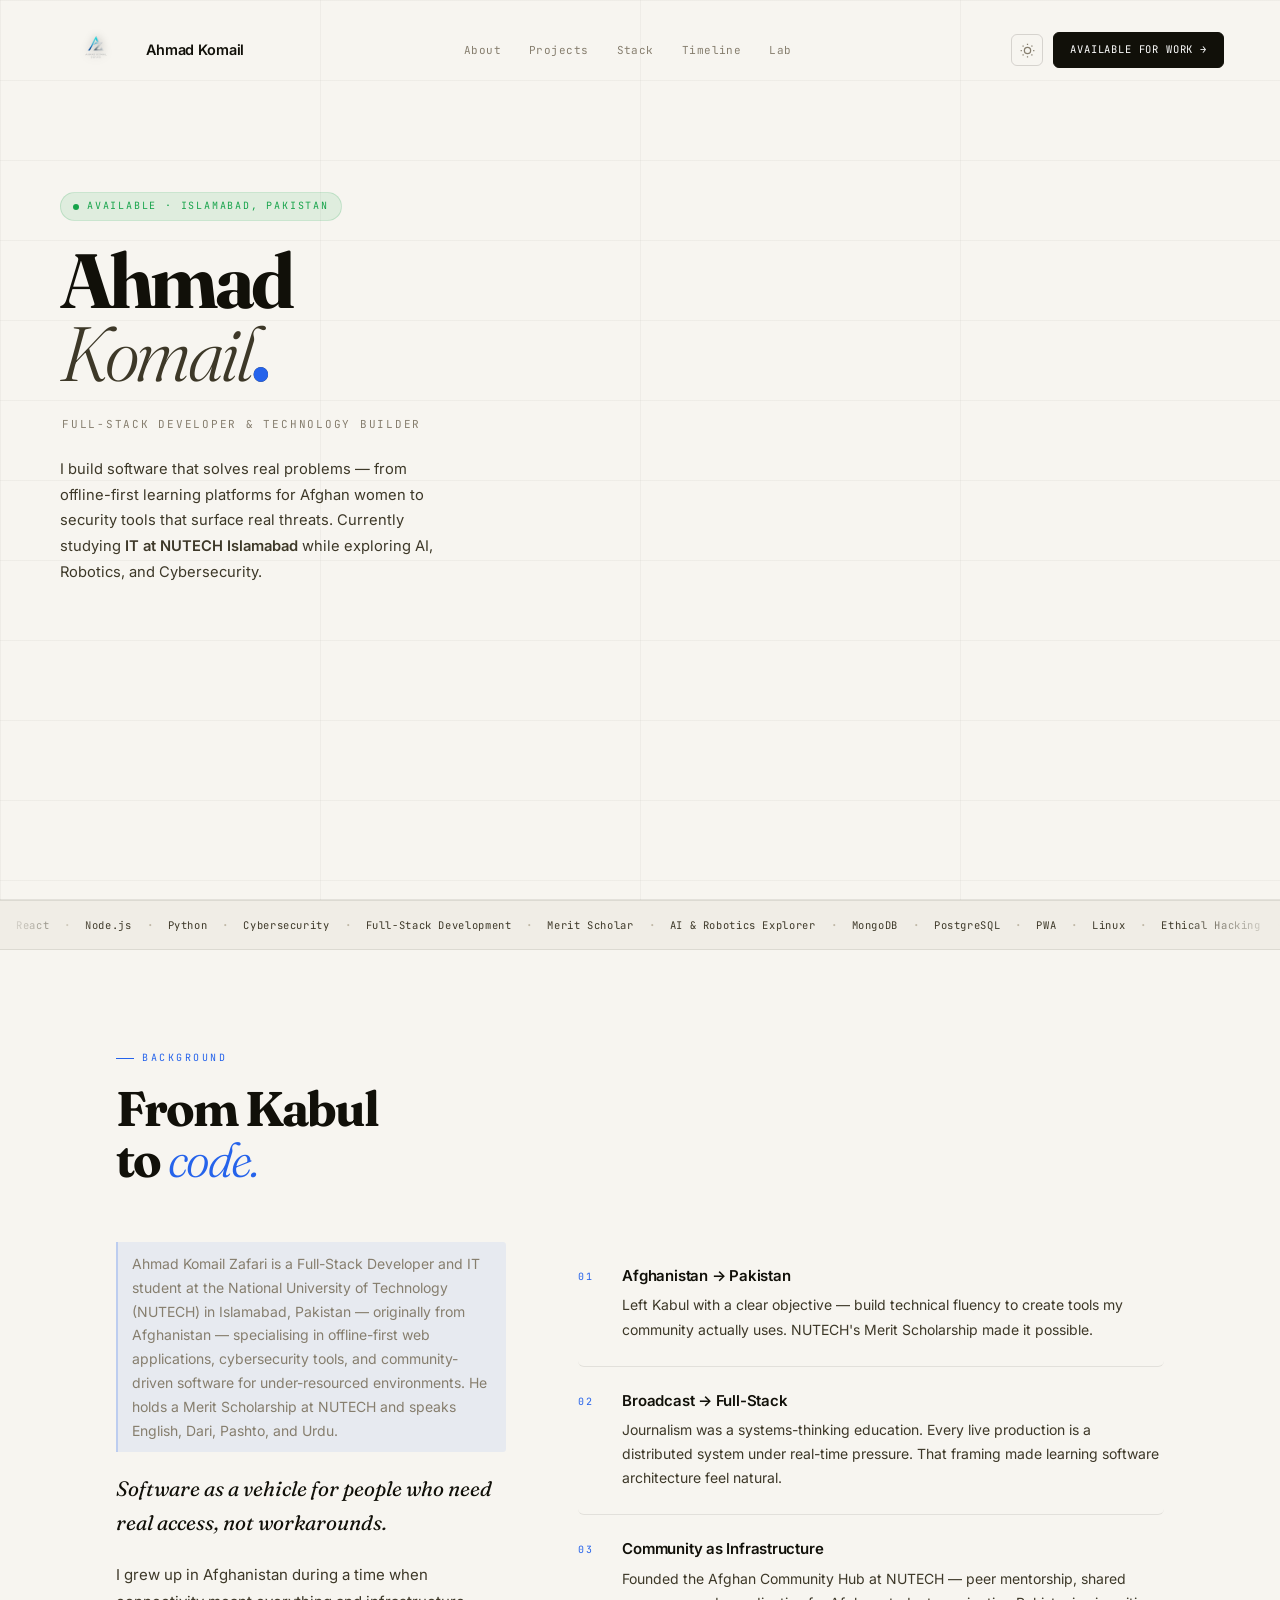
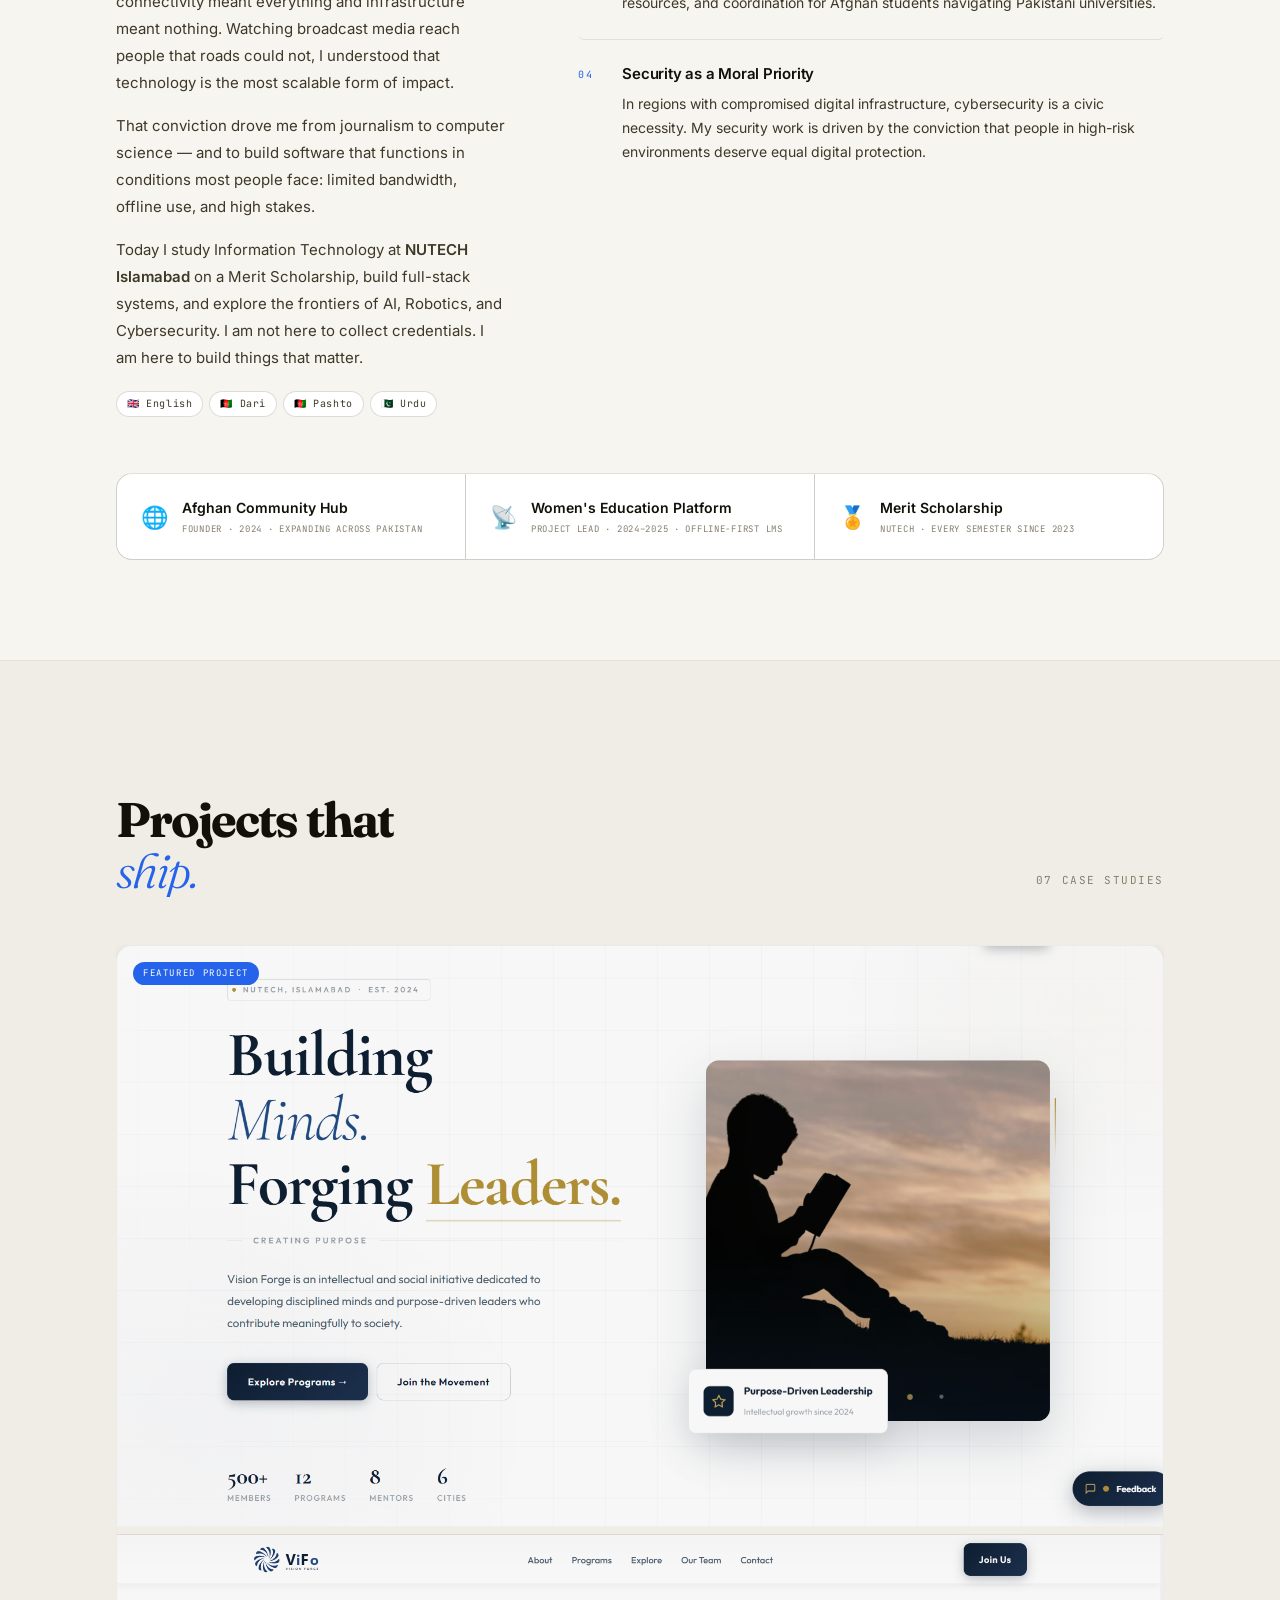
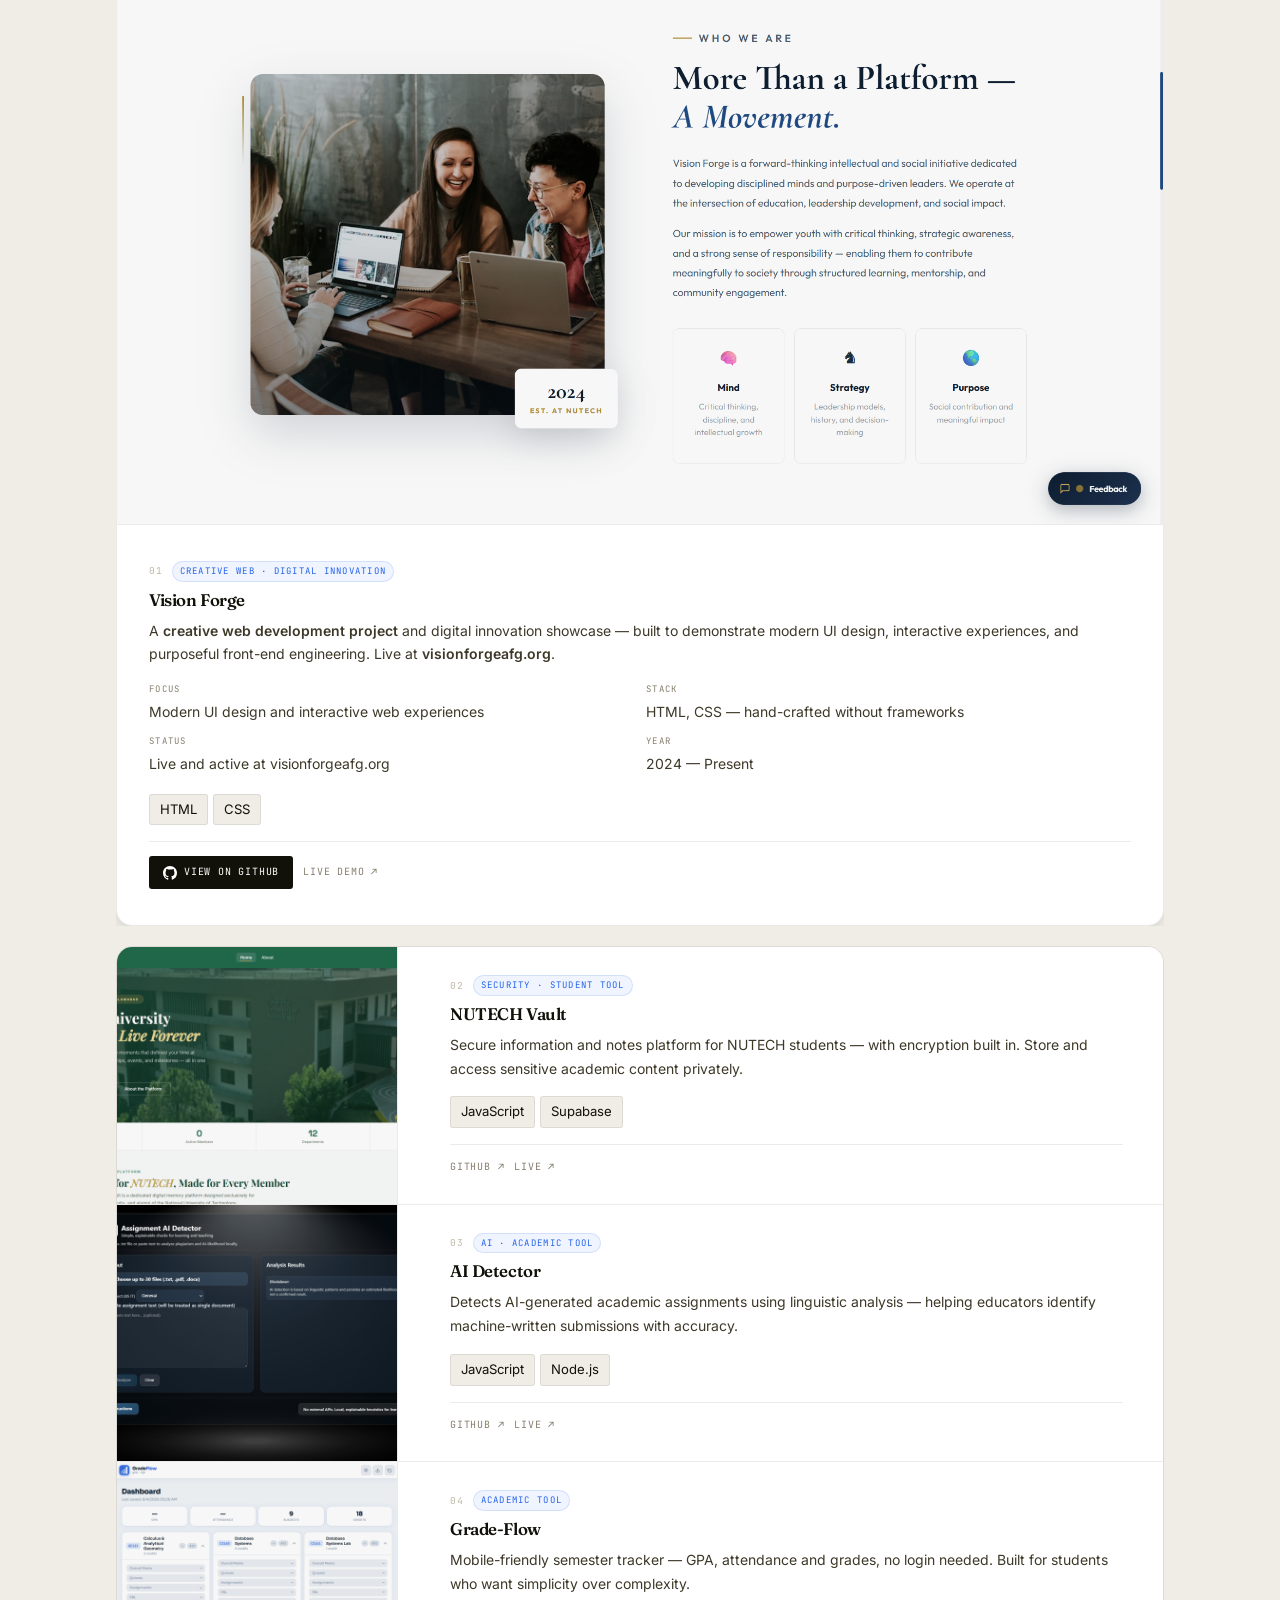
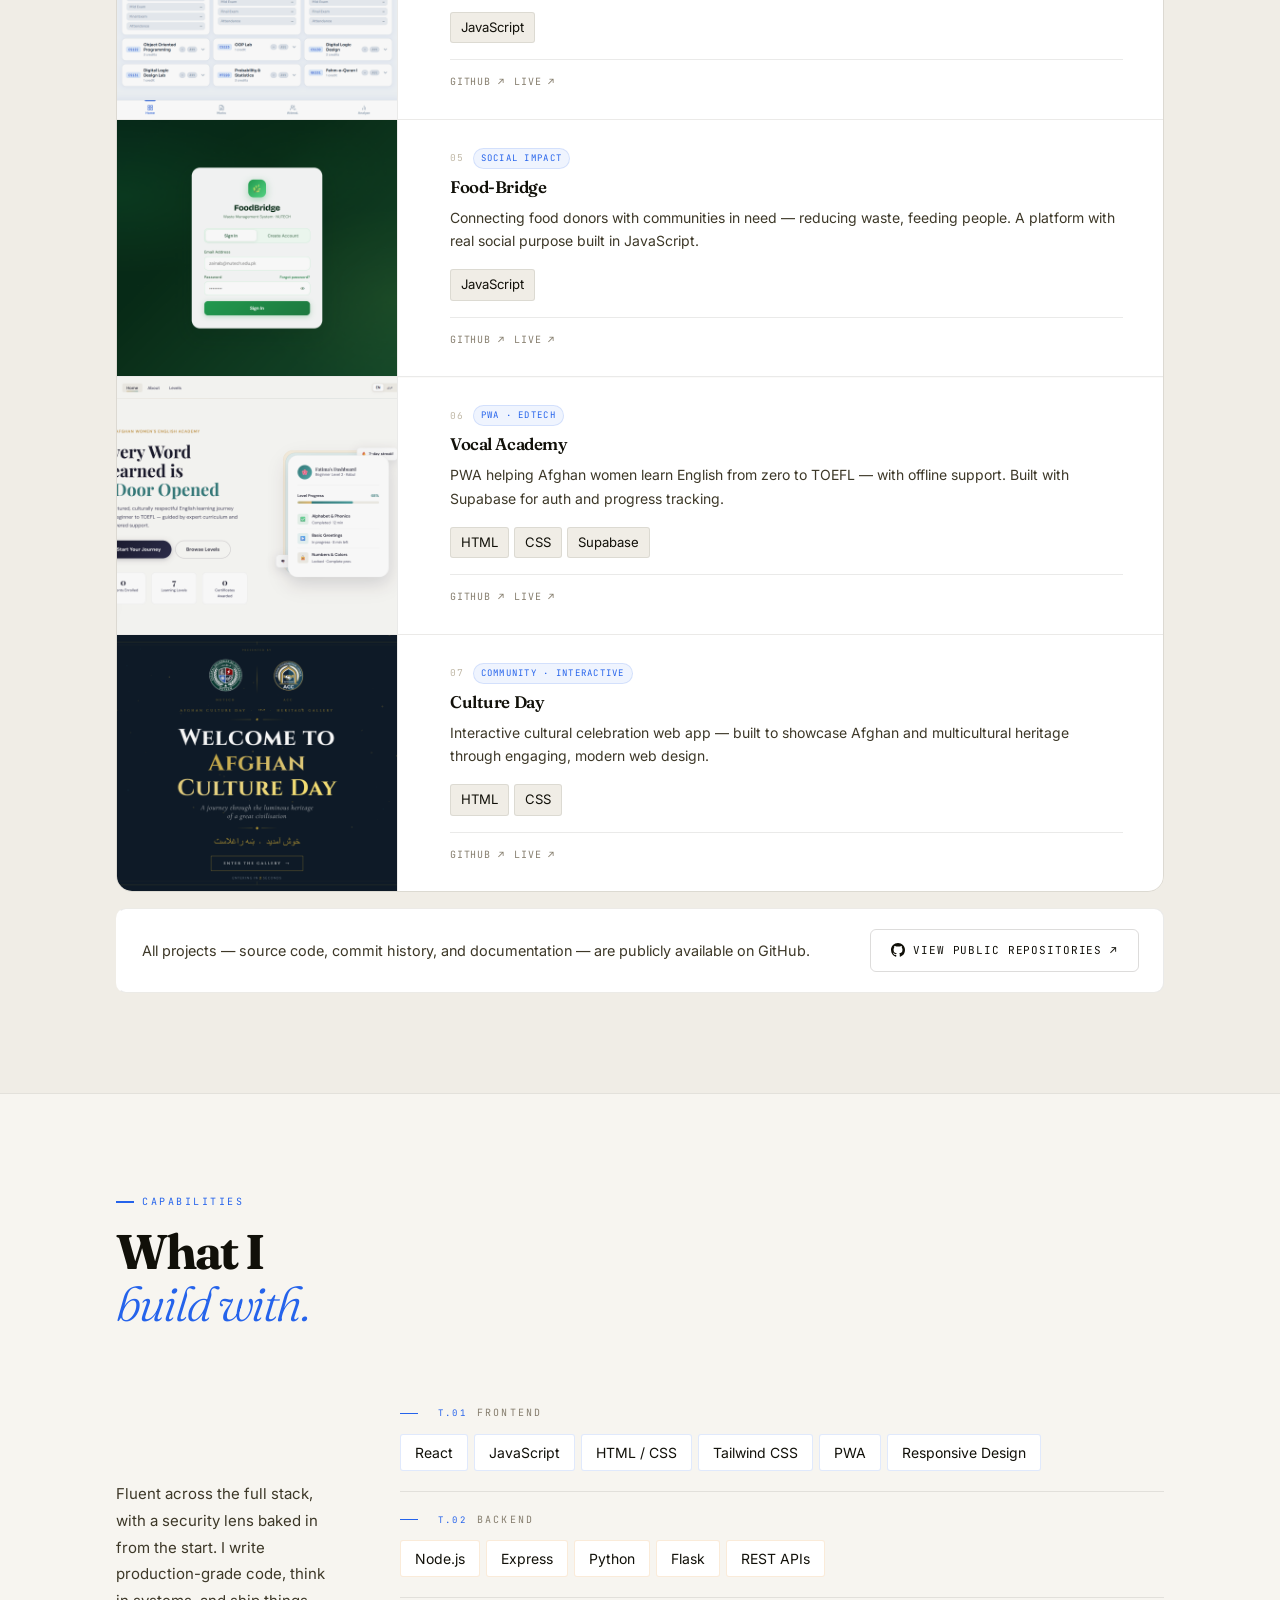
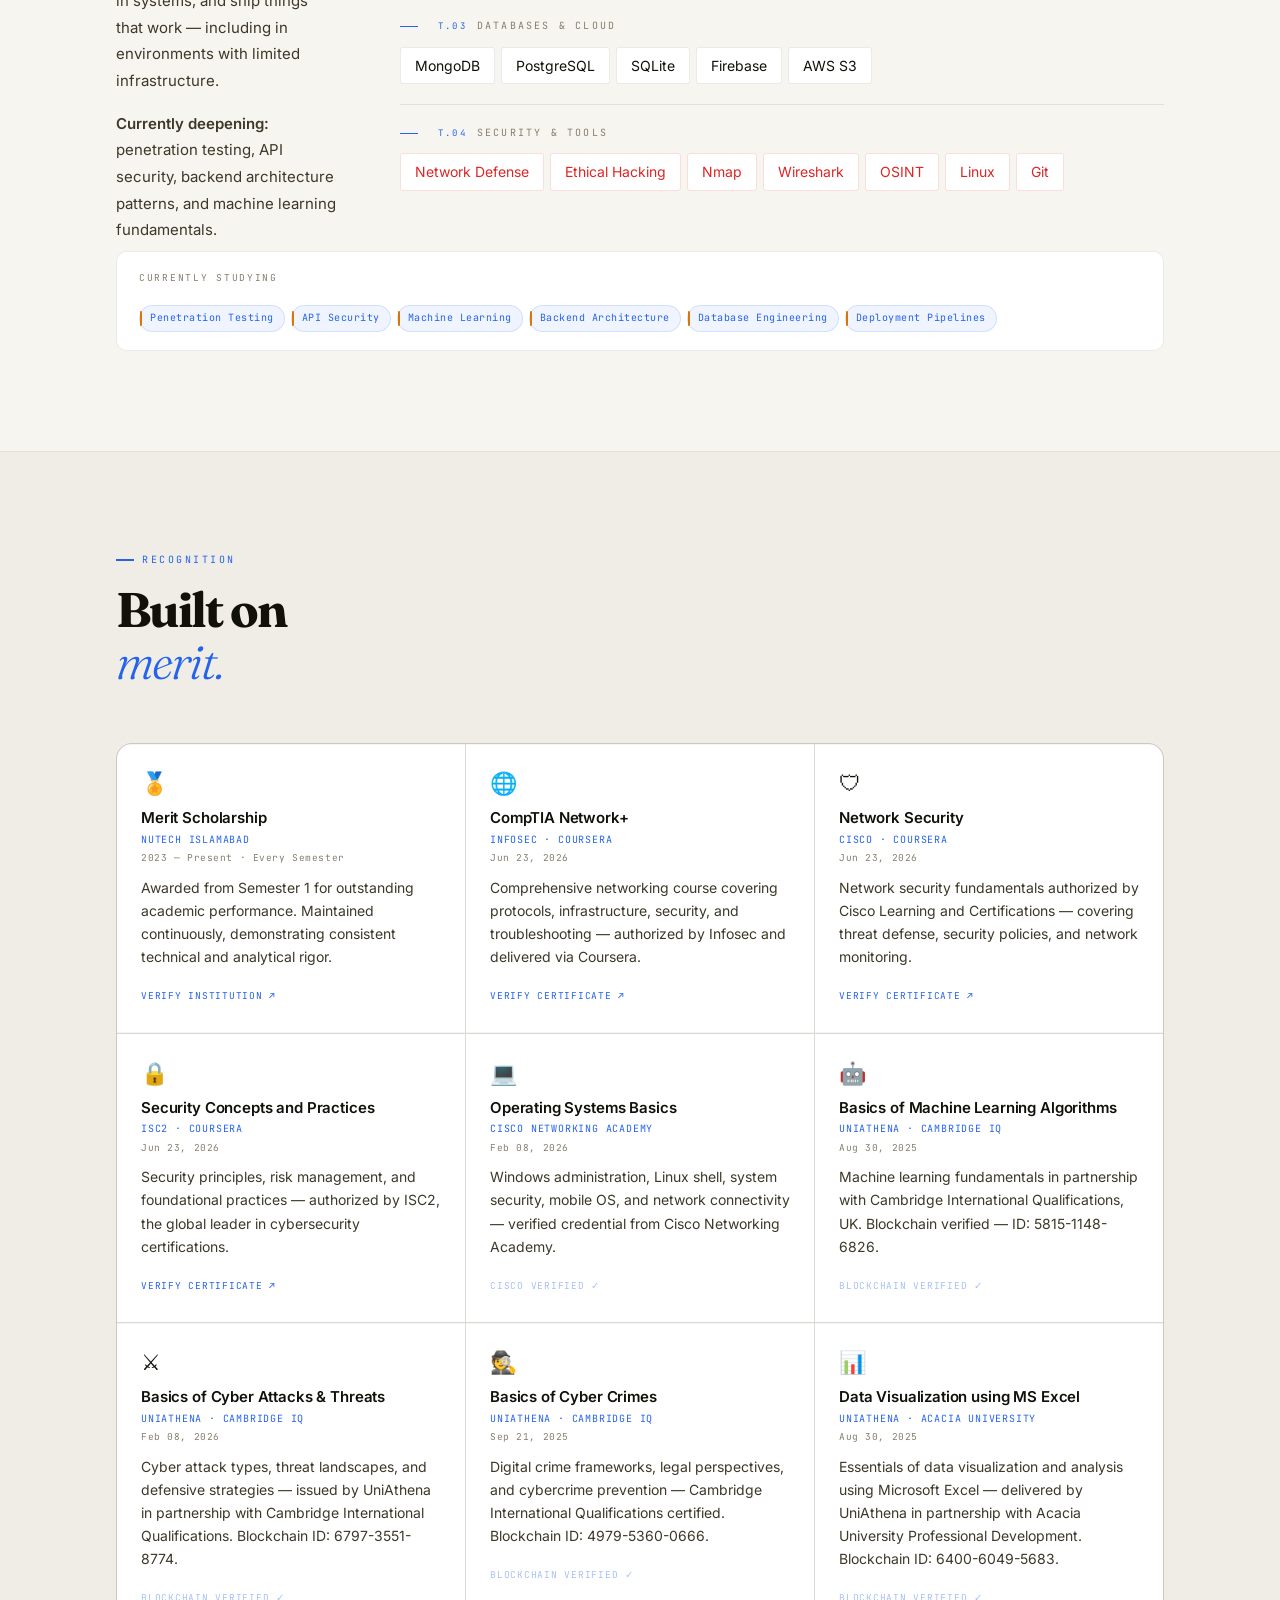
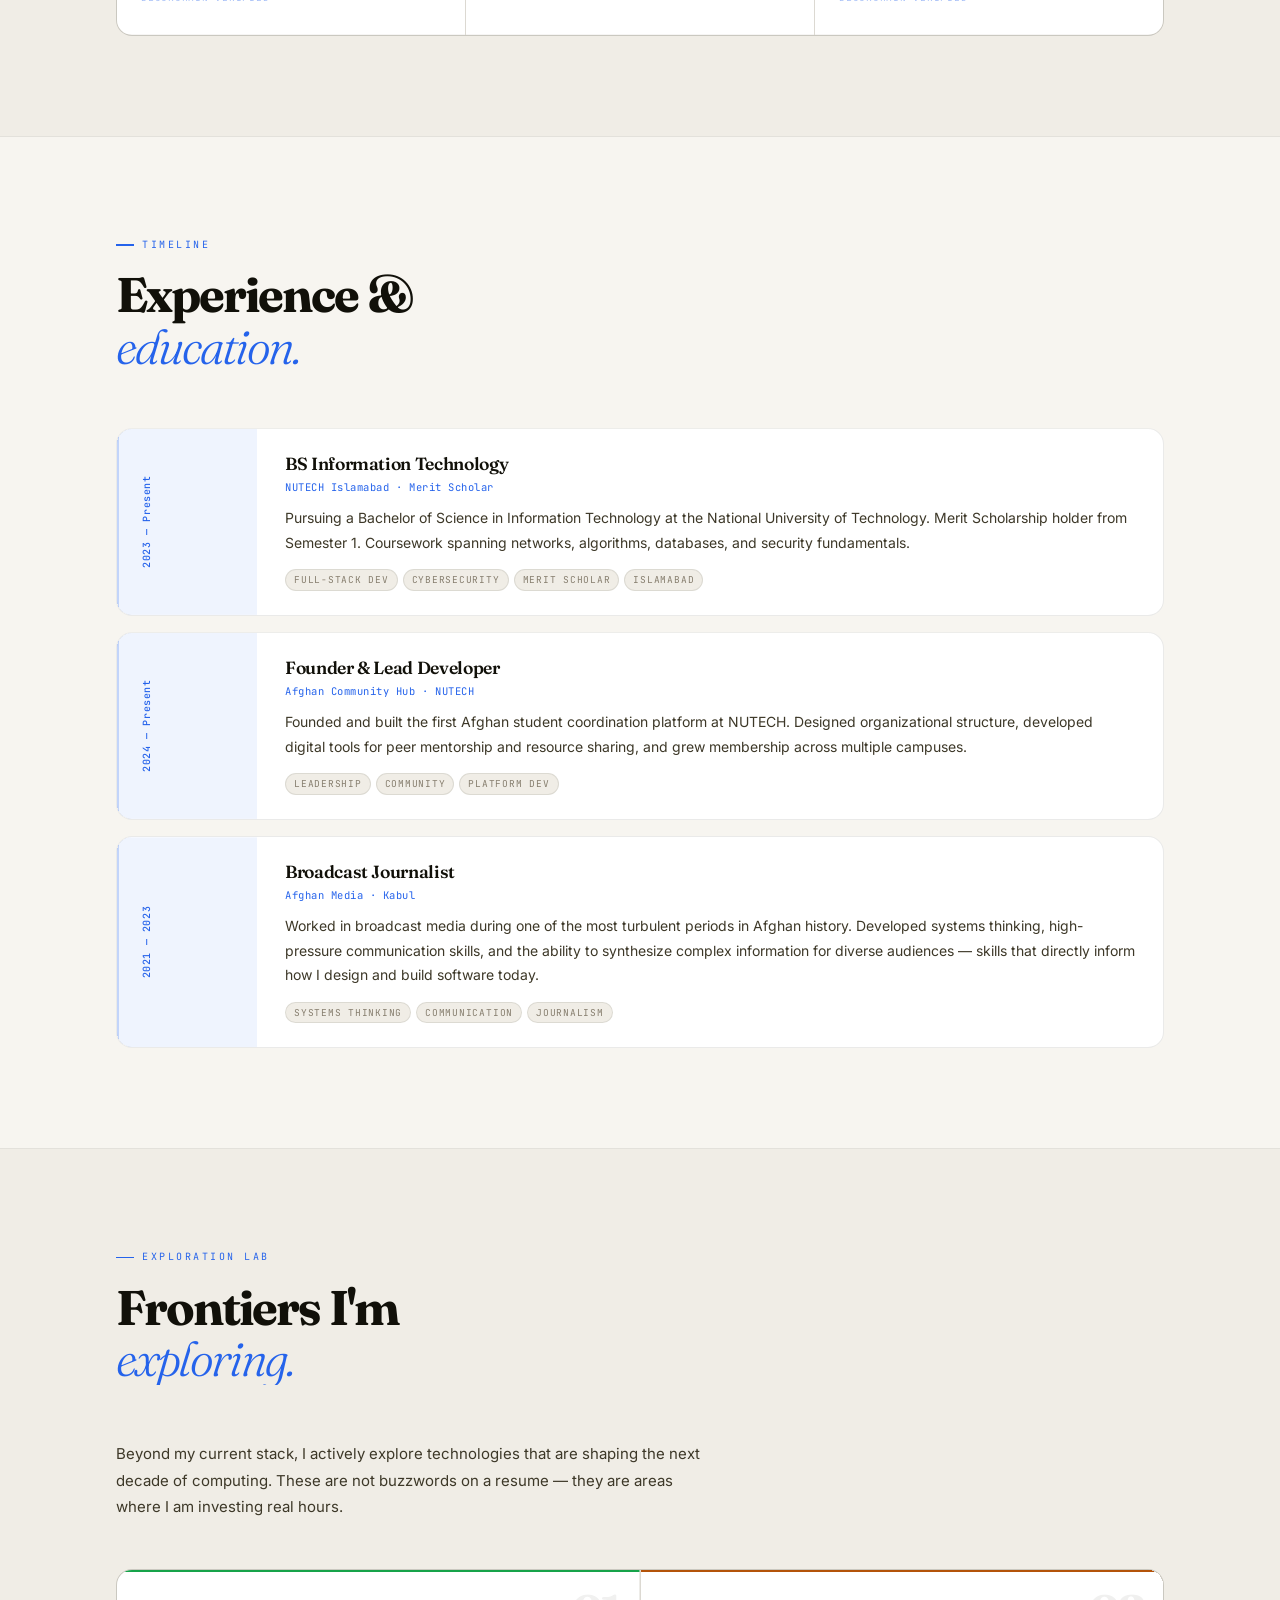
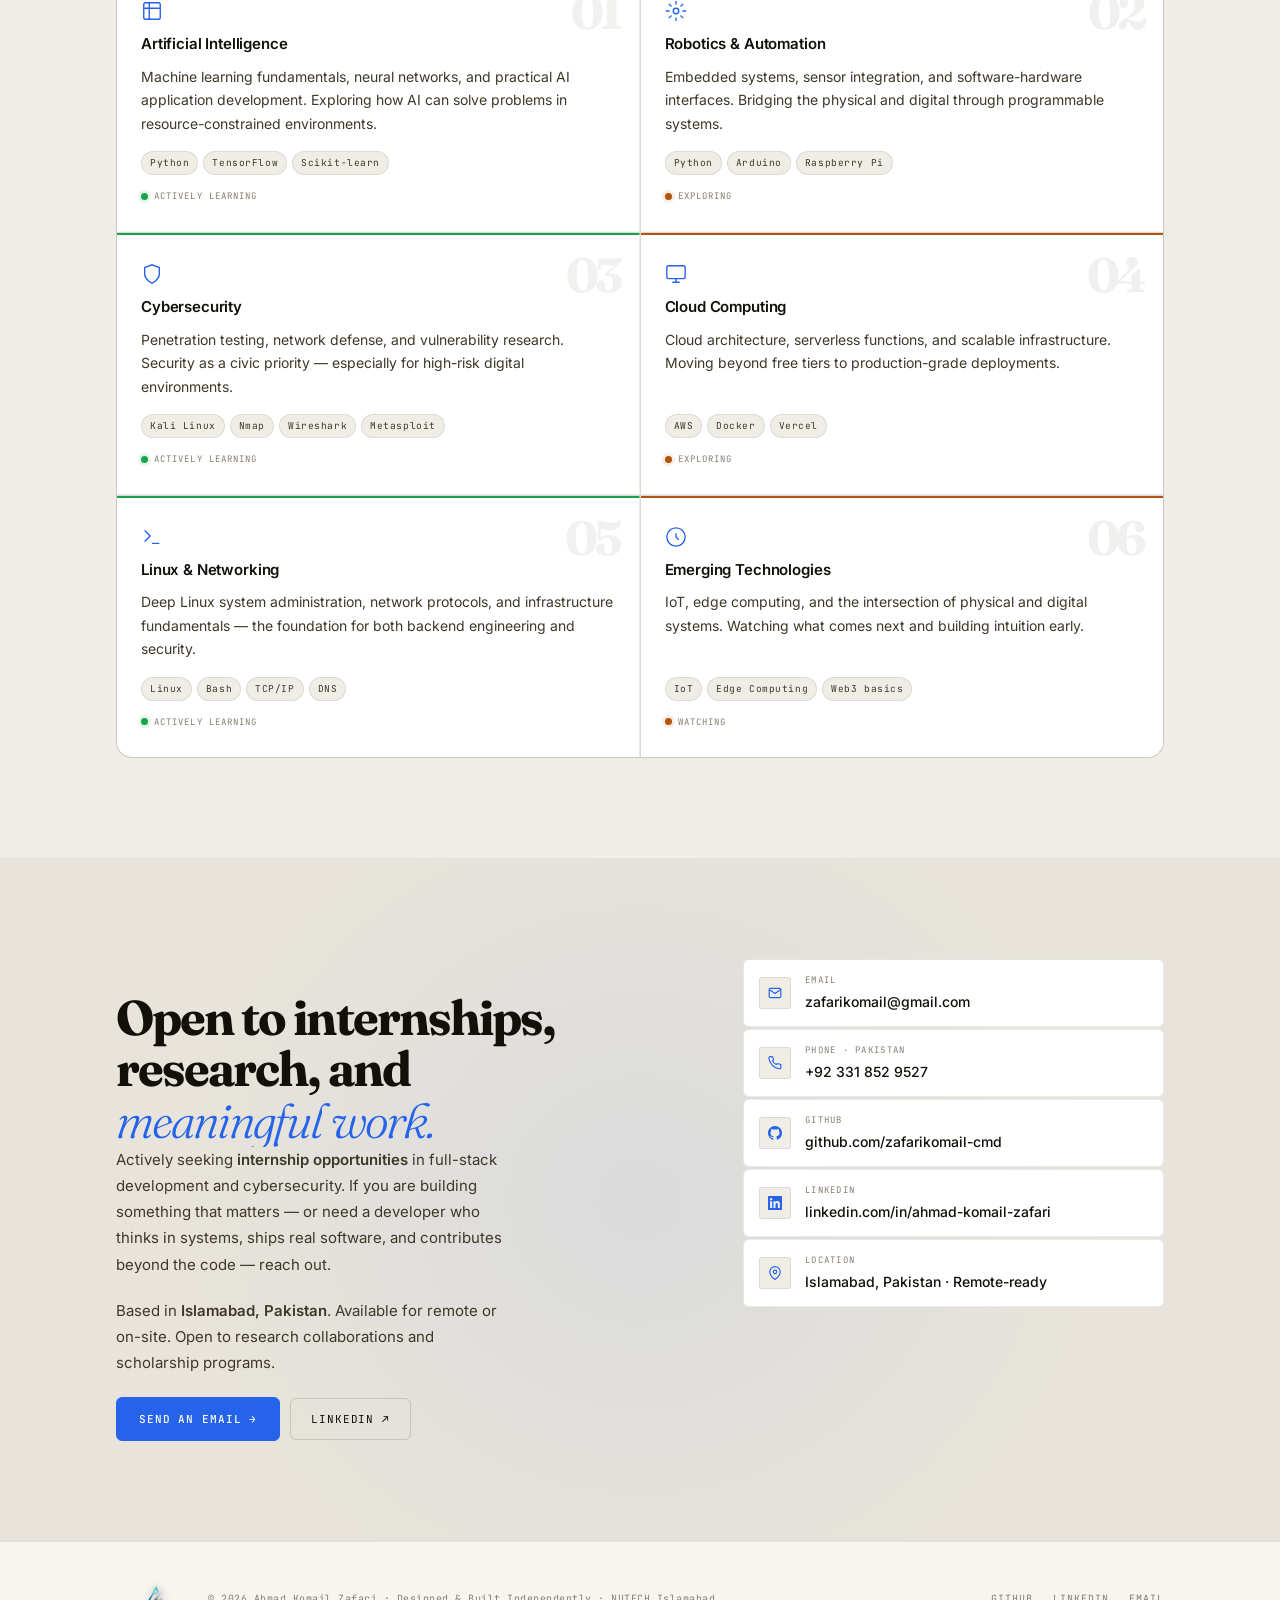
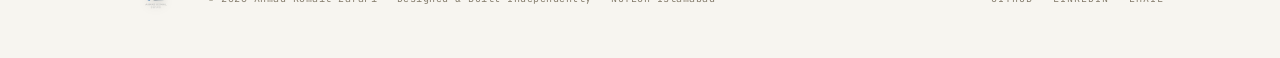
<file: index.html>
<!DOCTYPE html>
<html lang="en" data-theme="light">
<head>
<meta charset="UTF-8">
<meta name="viewport" content="width=device-width, initial-scale=1.0">

<!-- ── GOOGLE SEARCH CONSOLE VERIFICATION ── -->
<meta name="google-site-verification" content="15a4ea3fcc6ec6dd">

<!-- ── FAVICON ── -->
<link rel="icon" href="Favicon/favicon.ico" sizes="any">
<link rel="icon" type="image/png" sizes="512x512" href="Favicon/favicon-512.png">
<link rel="icon" type="image/png" sizes="32x32" href="Favicon/favicon-32.png">
<link rel="icon" type="image/png" sizes="16x16" href="Favicon/favicon-16.png">
<link rel="apple-touch-icon" sizes="180x180" href="Favicon/apple-touch-icon.png">
<link rel="shortcut icon" href="Favicon/favicon.ico">

<!-- ── PRELOAD CRITICAL ASSETS ── -->
<link rel="preload" as="image" href="My Pic/1.jpg">
<link rel="preload" as="style" href="style.css">

<!-- ── PRIMARY META ── -->
<title>Ahmad Komail Zafari — Full-Stack Developer & Technology Builder</title>
<meta name="description" content="Ahmad Komail Zafari is a Full-Stack Developer and IT student at NUTECH Islamabad. He builds real software — from offline-first platforms to security tools — and explores AI, Robotics, Cybersecurity, and Emerging Technologies.">
<meta name="keywords" content="Ahmad Komail Zafari, Ahmad Komail, Ahmad Zafari, Full Stack Developer, Web Developer, Cybersecurity, NUTECH Islamabad, Portfolio, React Developer, Node.js Developer">
<meta name="author" content="Ahmad Komail Zafari">
<meta name="robots" content="index, follow, max-snippet:-1, max-image-preview:large, max-video-preview:-1">
<meta name="googlebot" content="index, follow, max-snippet:-1, max-image-preview:large, max-video-preview:-1">
<meta name="rating" content="general">
<meta name="revisit-after" content="7 days">
<meta name="language" content="English">
<meta name="geo.region" content="PK-IS">
<meta name="geo.placename" content="Islamabad">
<meta name="geo.position" content="33.6844;73.0479">
<meta name="ICBM" content="33.6844, 73.0479">
<!-- Entity identity links: rel="me" connects this site to Ahmad Komail Zafari's
     social profiles, enabling Google to merge them into a single knowledge entity. -->
<link rel="me" href="https://github.com/zafarikomail-cmd">
<link rel="me" href="https://www.linkedin.com/in/ahmad-komail-zafari">
<link rel="me" href="mailto:zafarikomail@gmail.com">
<!-- TODO: Update the canonical URL and og:url below to your actual live domain before deploying -->
<link rel="canonical" href="https://ahmadkomailzafari.pages.dev">

<!-- ── OPEN GRAPH ── -->
<!-- TODO: Create og-image.jpg (1200x630px) and place it at the root before deploying -->
<meta property="og:type" content="website">
<meta property="og:url" content="https://ahmadkomailzafari.pages.dev">
<meta property="og:title" content="Ahmad Komail Zafari — Full-Stack Developer & Technology Builder">
<meta property="og:description" content="Building software that solves real problems. Full-Stack Developer exploring AI, Cybersecurity, Robotics, and Emerging Tech at NUTECH Islamabad.">
<meta property="og:image" content="https://ahmadkomailzafari.pages.dev/og-image.jpg">
<meta property="og:image:width" content="1200">
<meta property="og:image:height" content="630">
<meta property="og:locale" content="en_US">
<meta property="og:site_name" content="Ahmad Komail Zafari">

<!-- ── TWITTER CARD ── -->
<meta name="twitter:card" content="summary_large_image">
<meta name="twitter:site" content="@zafarikomail">
<meta name="twitter:creator" content="@zafarikomail">
<meta name="twitter:title" content="Ahmad Komail Zafari — Full-Stack Developer">
<meta name="twitter:description" content="Building software that solves real problems. Full-Stack Developer at NUTECH Islamabad.">
<meta name="twitter:image" content="https://ahmadkomailzafari.pages.dev/og-image.jpg">
<meta name="twitter:image:alt" content="Ahmad Komail Zafari — Full-Stack Developer portfolio">
<meta property="og:image:alt" content="Ahmad Komail Zafari — Full-Stack Developer portfolio">

<!-- ── THEME ── -->
<meta name="theme-color" content="#F7F5F0" media="(prefers-color-scheme: light)">
<meta name="theme-color" content="#0D0C0A" media="(prefers-color-scheme: dark)">
<meta name="msapplication-TileColor" content="#F7F5F0">

<!-- ── FONTS ── -->
<link rel="preconnect" href="https://fonts.googleapis.com">
<link rel="preconnect" href="https://fonts.gstatic.com" crossorigin>
<link href="https://fonts.googleapis.com/css2?family=Inter:wght@300;400;500;600&family=Fraunces:ital,wght@0,300;0,600;0,700;1,300;1,600;1,700&family=JetBrains+Mono:wght@400;500&display=swap" rel="stylesheet">

<!-- ── STYLESHEET ── -->
<link rel="stylesheet" href="style.css">

<!-- ── SCHEMA.ORG ── -->
<script type="application/ld+json">
{
  "@context": "https://schema.org",
  "@type": "Person",
  "@id": "https://ahmadkomailzafari.pages.dev/#person",
  "mainEntityOfPage": {
    "@type": "WebPage",
    "@id": "https://ahmadkomailzafari.pages.dev"
  },
  "name": "Ahmad Komail Zafari",
  "alternateName": ["Ahmad Komail", "Ahmad Zafari", "Ahmad Komail Zafari Developer"],
  "jobTitle": "Full-Stack Developer",
  "description": "Ahmad Komail Zafari is a Full-Stack Developer and IT student at the National University of Technology (NUTECH) in Islamabad, Pakistan, originally from Afghanistan, specialising in offline-first web applications, cybersecurity tools, and community-driven software for under-resourced environments.",
  "url": "https://ahmadkomailzafari.pages.dev",
  "email": "zafarikomail@gmail.com",
  "telephone": "+92-331-852-9527",
  "image": "https://ahmadkomailzafari.pages.dev/Pic/1.jpg",
  "nationality": "Afghan",
  "address": {
    "@type": "PostalAddress",
    "addressLocality": "Islamabad",
    "addressCountry": "PK"
  },
  "alumniOf": {
    "@type": "CollegeOrUniversity",
    "name": "National University of Technology (NUTECH)",
    "url": "https://nutech.edu.pk",
    "address": { "@type": "PostalAddress", "addressLocality": "Islamabad", "addressCountry": "PK" }
  },
  "hasOccupation": {
    "@type": "Occupation",
    "name": "Full-Stack Developer",
    "occupationLocation": { "@type": "Country", "name": "Pakistan" },
    "skills": "React, Node.js, Python, MongoDB, PostgreSQL, PWA, Cybersecurity, Ethical Hacking, Linux, Flask, Express, IndexedDB, Service Workers"
  },
  "knowsAbout": [
    "Full-Stack Web Development",
    "Offline-First Application Architecture",
    "Progressive Web Apps",
    "Cybersecurity",
    "Ethical Hacking",
    "Network Security",
    "Python Programming",
    "React Development",
    "Node.js",
    "MongoDB",
    "PostgreSQL",
    "Linux",
    "Artificial Intelligence",
    "Robotics"
  ],
  "knowsLanguage": ["English", "Dari", "Pashto", "Urdu"],
  "hasCredential": [
    {
      "@type": "EducationalOccupationalCredential",
      "name": "Merit Scholarship",
      "credentialCategory": "scholarship",
      "recognizedBy": { "@type": "Organization", "name": "National University of Technology (NUTECH)", "url": "https://nutech.edu.pk" },
      "validFrom": "2023"
    },
    {
      "@type": "EducationalOccupationalCredential",
      "name": "Network Security Fundamentals",
      "credentialCategory": "certificate",
      "recognizedBy": { "@type": "Organization", "name": "Cisco Networking Academy", "url": "https://www.netacad.com" }
    },
    {
      "@type": "EducationalOccupationalCredential",
      "name": "Ethical Hacking Fundamentals",
      "credentialCategory": "certificate",
      "recognizedBy": { "@type": "Organization", "name": "TryHackMe", "url": "https://tryhackme.com" }
    },
    {
      "@type": "EducationalOccupationalCredential",
      "name": "Full-Stack Web Development",
      "credentialCategory": "certificate",
      "recognizedBy": { "@type": "Organization", "name": "freeCodeCamp", "url": "https://www.freecodecamp.org" }
    },
    {
      "@type": "EducationalOccupationalCredential",
      "name": "Python Programming",
      "credentialCategory": "certificate",
      "recognizedBy": { "@type": "Organization", "name": "Google / Coursera", "url": "https://www.coursera.org" }
    }
  ],
  "subjectOf": [
    {
      "@type": "WebPage",
      "url": "https://ahmadkomailzafari.pages.dev",
      "name": "Ahmad Komail Zafari — Portfolio",
      "description": "Official portfolio of Ahmad Komail Zafari, Full-Stack Developer and IT student at NUTECH Islamabad."
    },
    {
      "@type": "DigitalDocument",
      "name": "Ahmad Komail Zafari — Curriculum Vitae",
      "url": "https://ahmadkomailzafari.pages.dev/assets/cv/Ahmad_Komail_Zafari_CV.pdf",
      "encodingFormat": "application/pdf",
      "description": "Curriculum Vitae of Ahmad Komail Zafari, Full-Stack Developer and IT student at NUTECH Islamabad."
    }
  ],
  "sameAs": [
    "https://github.com/zafarikomail-cmd",
    "https://www.linkedin.com/in/ahmad-komail-zafari"
  ]
}
</script>

<!-- ── WEBSITE + BREADCRUMB SCHEMA ── -->
<script type="application/ld+json">
[
  {
    "@context": "https://schema.org",
    "@type": "WebSite",
    "@id": "https://ahmadkomailzafari.pages.dev/#website",
    "url": "https://ahmadkomailzafari.pages.dev",
    "name": "Ahmad Komail Zafari",
    "description": "Portfolio of Ahmad Komail Zafari — Full-Stack Developer and IT student at NUTECH Islamabad.",
    "publisher": {
      "@id": "https://ahmadkomailzafari.pages.dev/#person"
    },
    "inLanguage": "en-US",
    "potentialAction": {
      "@type": "SearchAction",
      "target": {
        "@type": "EntryPoint",
        "urlTemplate": "https://ahmadkomailzafari.pages.dev/?q={search_term_string}"
      },
      "query-input": "required name=search_term_string"
    }
  },
  {
    "@context": "https://schema.org",
    "@type": "BreadcrumbList",
    "itemListElement": [
      { "@type": "ListItem", "position": 1, "name": "Home",           "item": "https://ahmadkomailzafari.pages.dev/#home" },
      { "@type": "ListItem", "position": 2, "name": "About",          "item": "https://ahmadkomailzafari.pages.dev/#about" },
      { "@type": "ListItem", "position": 3, "name": "Projects",       "item": "https://ahmadkomailzafari.pages.dev/#projects" },
      { "@type": "ListItem", "position": 4, "name": "Stack",          "item": "https://ahmadkomailzafari.pages.dev/#stack" },
      { "@type": "ListItem", "position": 5, "name": "Certifications", "item": "https://ahmadkomailzafari.pages.dev/#certifications" },
      { "@type": "ListItem", "position": 6, "name": "Timeline",       "item": "https://ahmadkomailzafari.pages.dev/#experience" },
      { "@type": "ListItem", "position": 7, "name": "Lab",            "item": "https://ahmadkomailzafari.pages.dev/#lab" },
      { "@type": "ListItem", "position": 8, "name": "Contact",        "item": "https://ahmadkomailzafari.pages.dev/#contact" }
    ]
  }
]
</script>

<!-- ── SITEMAP HINT ── -->
<link rel="sitemap" type="application/xml" href="/sitemap.xml">

</head>
<body>

<!-- ── READING PROGRESS ── -->
<div id="progress" role="progressbar" aria-valuemin="0" aria-valuemax="100" aria-label="Reading progress"></div>

<!-- ── LOADER ── -->
<div id="loader" aria-hidden="true">
  <div class="loader-eyebrow">Portfolio · 2026</div>
  <div id="loaderName" aria-hidden="true"></div>
  <div class="loader-bar-wrap"><div class="loader-bar"></div></div>
</div>

<!-- ── MOBILE MENU ── -->
<div id="mobileMenu" role="dialog" aria-modal="true" aria-label="Navigation menu">
  <button class="menu-close" id="menuClose" aria-label="Close menu">
    <span></span><span></span>
  </button>
  <nav class="mob-nav" aria-label="Mobile navigation">
    <a href="#home"         ><span class="mob-num">00</span>Home</a>
    <a href="#about"        ><span class="mob-num">01</span>About</a>
    <a href="#projects"     ><span class="mob-num">02</span>Projects</a>
    <a href="#stack"        ><span class="mob-num">03</span>Stack</a>
    <a href="#certifications" ><span class="mob-num">04</span>Certs</a>
    <a href="#experience"   ><span class="mob-num">05</span>Timeline</a>
    <a href="#lab"          ><span class="mob-num">06</span>Lab</a>
    <a href="#contact"      ><span class="mob-num">07</span>Contact</a>
  </nav>
  <div class="mob-foot">zafarikomail@gmail.com</div>
</div>

<!-- ── NAV ── -->
<header id="nav" role="banner">
  <a href="#home" class="nav-logo" aria-label="Ahmad Komail Zafari — back to top">
    <img src="Logo.png" alt="Ahmad Komail Zafari Logo" class="nav-logo-img" aria-hidden="true">
    <span class="nav-wordmark">Ahmad Komail</span>
  </a>

  <nav class="nav-links" aria-label="Primary navigation">
    <a href="#about">About</a>
    <a href="#projects">Projects</a>
    <a href="#stack">Stack</a>
    <a href="#experience">Timeline</a>
    <a href="#lab">Lab</a>
  </nav>

  <div class="nav-actions">
    <button class="theme-btn" id="themeToggle" aria-label="Toggle dark mode" title="Toggle dark mode">
      <svg class="icon-sun" width="15" height="15" viewBox="0 0 24 24" fill="none" stroke="currentColor" stroke-width="2" aria-hidden="true"><circle cx="12" cy="12" r="5"/><line x1="12" y1="1" x2="12" y2="3"/><line x1="12" y1="21" x2="12" y2="23"/><line x1="4.22" y1="4.22" x2="5.64" y2="5.64"/><line x1="18.36" y1="18.36" x2="19.78" y2="19.78"/><line x1="1" y1="12" x2="3" y2="12"/><line x1="21" y1="12" x2="23" y2="12"/><line x1="4.22" y1="19.78" x2="5.64" y2="18.36"/><line x1="18.36" y1="5.64" x2="19.78" y2="4.22"/></svg>
      <svg class="icon-moon" width="15" height="15" viewBox="0 0 24 24" fill="none" stroke="currentColor" stroke-width="2" aria-hidden="true"><path d="M21 12.79A9 9 0 1 1 11.21 3 7 7 0 0 0 21 12.79z"/></svg>
    </button>
    <a href="#contact" class="nav-cta">Available for Work →</a>
    <button class="hamburger" id="hamburgerBtn" aria-label="Open menu" aria-expanded="false">
      <span></span><span></span><span></span>
    </button>
  </div>
</header>

<!-- ══════════════════════════════════
     HERO
══════════════════════════════════ -->
<section class="hero" id="home" aria-label="Introduction">

  <div class="hero-grid">

    <!-- LEFT -->
    <div class="hero-left">

      <div class="hero-status he">
        <span class="status-dot" aria-hidden="true"></span>
        Available · Islamabad, Pakistan
      </div>

      <h1 class="hero-name he d1">
        <!-- SEO/AEO/GEO: Single unbroken H1 string — full name + primary role.
             JSON-LD in <head> is the authoritative Person declaration; microdata
             attributes (itemscope/itemprop) on the H1 were removed to eliminate
             parser conflict between two competing Person definitions on the same page. -->
        <span class="seo-full-name">Ahmad Komail Zafari — Full-Stack Developer</span>
        <!-- Visual display — purely presentational, hidden from assistive tech -->
        <span class="hero-name-line" aria-hidden="true">Ahmad</span>
        <span class="hero-name-line hero-name-italic" aria-hidden="true">Komail<em>.</em></span>
      </h1>

      <p class="hero-role he d2">
        Full-Stack Developer &amp; Technology Builder
      </p>

      <p class="hero-desc he d3">
        I build software that solves real problems — from offline-first learning platforms for Afghan women to security tools that surface real threats.
        Currently studying <strong>IT at NUTECH Islamabad</strong> while exploring AI, Robotics, and Cybersecurity.
      </p>

      <div class="hero-btns he d4">
        <a href="#projects" class="btn-primary">View My Work</a>
        <a href="#contact" class="btn-outline">Get in Touch →</a>
        <!-- CV: File must exist at assets/cv/Ahmad_Komail_Zafari_CV.pdf
             The data-cv-status attribute lets you quickly check deployment readiness.
             Change data-cv-status="pending" to "live" once the file is uploaded. -->
        <a href="assets/cv/Ahmad_Komail_Zafari_CV.pdf"
           download="Ahmad_Komail_Zafari_CV.pdf"
           class="btn-ghost"
           aria-label="Download Ahmad Komail Zafari CV as PDF"
           data-cv-status="pending"
           rel="noopener noreferrer">
          <svg width="13" height="13" viewBox="0 0 24 24" fill="none" stroke="currentColor" stroke-width="2" aria-hidden="true"><path d="M21 15v4a2 2 0 0 1-2 2H5a2 2 0 0 1-2-2v-4"/><polyline points="7 10 12 15 17 10"/><line x1="12" y1="15" x2="12" y2="3"/></svg>
          Download CV
        </a>
      </div>

    </div>

    <!-- CENTER: Photo -->
    <div class="hero-photo-col he d2">
      <div class="hero-photo-wrap">
        <div class="hero-photo-placeholder img-caption-wrap" aria-label="Photo of Ahmad Komail Zafari">
          <img src="My Pic/1.jpg"  alt="Ahmad Komail Zafari — Full-Stack Developer, NUTECH Islamabad" loading="eager" title="Ahmad Komail Zafari">
          <img src="My Pic/2.jpg"  alt="Ahmad Komail Zafari — Full-Stack Developer and IT student" loading="lazy" title="Ahmad Komail Zafari">
          <img src="My Pic/3.jpg"  alt="Ahmad Komail Zafari — Developer from Afghanistan at NUTECH" loading="lazy" title="Ahmad Komail Zafari">
          <img src="My Pic/4.jpg"  alt="Ahmad Komail Zafari — Cybersecurity and Web Developer" loading="lazy" title="Ahmad Komail Zafari">
          <img src="My Pic/5.jpg"  alt="Ahmad Komail Zafari — Portfolio photo" loading="lazy" title="Ahmad Komail Zafari">
          <span class="photo-init" aria-hidden="true">AKZ</span>
          <div class="img-caption" aria-hidden="true">Ahmad Komail Zafari</div>
        </div>
        <div class="hero-photo-tag">
          <span class="photo-tag-name">Ahmad Komail</span>
          <span class="photo-tag-loc">
            <svg width="8" height="8" viewBox="0 0 24 24" fill="currentColor" aria-hidden="true"><circle cx="12" cy="12" r="10"/></svg>
            Islamabad, PK
          </span>
        </div>
      </div>
    </div>

    <!-- RIGHT: Snapshot cards -->
    <div class="hero-snap he d3">
      <div class="snap-label" aria-hidden="true">Quick Snapshot</div>
      <div class="snap-cards">
        <div class="snap-card">
          <div class="snap-key">Institution</div>
          <div class="snap-val"><strong>NUTECH</strong> · BS IT</div>
        </div>
        <div class="snap-card">
          <div class="snap-key">Standing</div>
          <div class="snap-val"><strong>Merit Scholar</strong> · Sem 1→</div>
        </div>
        <div class="snap-card">
          <div class="snap-key">Focus</div>
          <div class="snap-val"><strong>Full-Stack</strong> + Security</div>
        </div>
        <div class="snap-card">
          <div class="snap-key">Availability</div>
          <div class="snap-val snap-avail">
            <span class="avail-dot" aria-hidden="true"></span>
            Open to internships
          </div>
        </div>
      </div>
    </div>

  </div>

  <!-- Scroll cue — fades out on first scroll via JS -->
  <div class="scroll-cue" id="scrollCue" aria-hidden="true">
    <div class="scroll-cue-line"></div>
    <span class="scroll-cue-label">Scroll</span>
  </div>

  <!-- Stats bar -->
  <div class="hero-stats he d4" id="heroStats" aria-label="Key statistics">
    <div class="stat-item">
      <div class="stat-num"><span class="counter" data-target="7">0</span><sup>+</sup></div>
      <div class="stat-label">Projects Built</div>
    </div>
    <div class="stat-div" aria-hidden="true"></div>
    <div class="stat-item">
      <div class="stat-num"><span class="counter" data-target="5">0</span><sup>+</sup></div>
      <div class="stat-label">Certifications</div>
    </div>
    <div class="stat-div" aria-hidden="true"></div>
    <div class="stat-item">
      <div class="stat-num"><span class="counter" data-target="4">0</span></div>
      <div class="stat-label">Languages Spoken</div>
    </div>
    <div class="stat-div" aria-hidden="true"></div>
    <div class="stat-item">
      <div class="stat-num"><span class="counter" data-target="3">0</span><sup>+</sup></div>
      <div class="stat-label">Years Building</div>
    </div>
    <div class="stat-div" aria-hidden="true"></div>
    <div class="stat-item">
      <div class="stat-num"><span class="counter" data-target="15">0</span><sup>+</sup></div>
      <div class="stat-label">Technologies Used</div>
    </div>
  </div>

</section>

<!-- ── TICKER ── -->
<div class="ticker-wrap" aria-hidden="true">
  <div class="ticker-inner">
    <span class="tick">React</span><span class="tick-sep">·</span>
    <span class="tick">Node.js</span><span class="tick-sep">·</span>
    <span class="tick">Python</span><span class="tick-sep">·</span>
    <span class="tick">Cybersecurity</span><span class="tick-sep">·</span>
    <span class="tick">Full-Stack Development</span><span class="tick-sep">·</span>
    <span class="tick">Merit Scholar</span><span class="tick-sep">·</span>
    <span class="tick">AI &amp; Robotics Explorer</span><span class="tick-sep">·</span>
    <span class="tick">MongoDB</span><span class="tick-sep">·</span>
    <span class="tick">PostgreSQL</span><span class="tick-sep">·</span>
    <span class="tick">PWA</span><span class="tick-sep">·</span>
    <span class="tick">Linux</span><span class="tick-sep">·</span>
    <span class="tick">Ethical Hacking</span><span class="tick-sep">·</span>
    <span class="tick">4 Languages</span><span class="tick-sep">·</span>
    <span class="tick">Open to Internships</span><span class="tick-sep">·</span>
    <!-- duplicate for seamless loop -->
    <span class="tick">React</span><span class="tick-sep">·</span>
    <span class="tick">Node.js</span><span class="tick-sep">·</span>
    <span class="tick">Python</span><span class="tick-sep">·</span>
    <span class="tick">Cybersecurity</span><span class="tick-sep">·</span>
    <span class="tick">Full-Stack Development</span><span class="tick-sep">·</span>
    <span class="tick">Merit Scholar</span><span class="tick-sep">·</span>
    <span class="tick">AI &amp; Robotics Explorer</span><span class="tick-sep">·</span>
    <span class="tick">MongoDB</span><span class="tick-sep">·</span>
    <span class="tick">PostgreSQL</span><span class="tick-sep">·</span>
    <span class="tick">PWA</span><span class="tick-sep">·</span>
    <span class="tick">Linux</span><span class="tick-sep">·</span>
    <span class="tick">Ethical Hacking</span><span class="tick-sep">·</span>
    <span class="tick">4 Languages</span><span class="tick-sep">·</span>
    <span class="tick">Open to Internships</span><span class="tick-sep">·</span>
  </div>
</div>

<!-- ══════════════════════════════════
     ABOUT
══════════════════════════════════ -->
<section class="section" id="about" aria-labelledby="about-heading">
  <div class="section-inner">

    <div class="section-header reveal">
      <div class="eyebrow">Background</div>
      <h2 class="section-title" id="about-heading">From Kabul<br>to <em>code.</em></h2>
    </div>

    <div class="about-grid">

      <div class="about-left reveal d1">

        <!-- GEO / AEO: This is a Wikipedia-style entity sentence. It is the single most
             important paragraph for AI systems to extract a clean, citable definition of
             who Ahmad Komail Zafari is. It mirrors the format used in knowledge panels.
             Visible in the page flow, styled to blend with existing lede design. -->
        <!-- GEO / AEO: Wikipedia-style entity sentence — single most important paragraph
             for AI systems to extract a clean, citable definition. Mirrors knowledge panel format.
             Expanded to include scholarship and language signals as visible, crawlable facts. -->
        <p class="about-entity-bio">
          Ahmad Komail Zafari is a Full-Stack Developer and IT student at the National University of Technology (NUTECH) in Islamabad, Pakistan — originally from Afghanistan — specialising in offline-first web applications, cybersecurity tools, and community-driven software for under-resourced environments. He holds a Merit Scholarship at NUTECH and speaks English, Dari, Pashto, and Urdu.
        </p>

        <p class="about-lede">
          Software as a vehicle for people who need real access, not workarounds.
        </p>
        <p class="about-body">
          I grew up in Afghanistan during a time when connectivity meant everything and infrastructure meant nothing. Watching broadcast media reach people that roads could not, I understood that technology is the most scalable form of impact.
        </p>
        <p class="about-body">
          That conviction drove me from journalism to computer science — and to build software that functions in conditions most people face: limited bandwidth, offline use, and high stakes.
        </p>
        <p class="about-body">
          Today I study Information Technology at <strong>NUTECH Islamabad</strong> on a Merit Scholarship, build full-stack systems, and explore the frontiers of AI, Robotics, and Cybersecurity. I am not here to collect credentials. I am here to build things that matter.
        </p>
        <div class="about-langs">
          <span class="lang-tag">🇬🇧 English</span>
          <span class="lang-tag">🇦🇫 Dari</span>
          <span class="lang-tag">🇦🇫 Pashto</span>
          <span class="lang-tag">🇵🇰 Urdu</span>
        </div>
      </div>

      <div class="about-right reveal d2">
        <div class="chapter-list">
          <div class="chapter">
            <div class="chapter-num">01</div>
            <div class="chapter-content">
              <div class="chapter-title">Afghanistan → Pakistan</div>
              <p class="chapter-body">Left Kabul with a clear objective — build technical fluency to create tools my community actually uses. NUTECH's Merit Scholarship made it possible.</p>
            </div>
          </div>
          <div class="chapter">
            <div class="chapter-num">02</div>
            <div class="chapter-content">
              <div class="chapter-title">Broadcast → Full-Stack</div>
              <p class="chapter-body">Journalism was a systems-thinking education. Every live production is a distributed system under real-time pressure. That framing made learning software architecture feel natural.</p>
            </div>
          </div>
          <div class="chapter">
            <div class="chapter-num">03</div>
            <div class="chapter-content">
              <div class="chapter-title">Community as Infrastructure</div>
              <p class="chapter-body">Founded the Afghan Community Hub at NUTECH — peer mentorship, shared resources, and coordination for Afghan students navigating Pakistani universities.</p>
            </div>
          </div>
          <div class="chapter">
            <div class="chapter-num">04</div>
            <div class="chapter-content">
              <div class="chapter-title">Security as a Moral Priority</div>
              <p class="chapter-body">In regions with compromised digital infrastructure, cybersecurity is a civic necessity. My security work is driven by the conviction that people in high-risk environments deserve equal digital protection.</p>
            </div>
          </div>
        </div>
      </div>

    </div>

    <!-- Impact strip -->
    <div class="impact-bar reveal d3">
      <div class="impact-item">
        <div class="impact-icon" aria-hidden="true">🌐</div>
        <div>
          <div class="impact-name">Afghan Community Hub</div>
          <div class="impact-meta">Founder · 2024 · Expanding across Pakistan</div>
        </div>
      </div>
      <div class="impact-rule" aria-hidden="true"></div>
      <div class="impact-item">
        <div class="impact-icon" aria-hidden="true">📡</div>
        <div>
          <div class="impact-name">Women's Education Platform</div>
          <div class="impact-meta">Project Lead · 2024–2025 · Offline-first LMS</div>
        </div>
      </div>
      <div class="impact-rule" aria-hidden="true"></div>
      <div class="impact-item">
        <div class="impact-icon" aria-hidden="true">🏅</div>
        <div>
          <div class="impact-name">Merit Scholarship</div>
          <div class="impact-meta">NUTECH · Every semester since 2023</div>
        </div>
      </div>
    </div>

  </div>
</section>

<div class="divider reveal" role="separator"></div>

<!-- ══════════════════════════════════
     PROJECTS
══════════════════════════════════ -->
<section class="section section-tinted" id="projects" aria-labelledby="projects-heading">
  <div class="section-inner">

    <div class="projects-head">
      <div>
        <div class="eyebrow reveal">Selected Work</div>
        <h2 class="section-title reveal d1" id="projects-heading">Projects that<br><em>ship.</em></h2>
      </div>
      <div class="projects-count reveal d2" aria-label="7 projects">07 case studies</div>
    </div>

    <!-- Featured -->
    <article class="proj-featured reveal" aria-label="Featured project: Vision Forge">
      <div class="proj-feat-img img-caption-wrap">
        <img src="Pic/Vision_Forge1.png" alt="Vision Forge — creative digital innovation showcase by Ahmad Komail Zafari" loading="eager"
             onerror="this.style.display='none'" title="Vision Forge">
        <img src="Pic/Vision_Forge2.png" alt="Vision Forge — second view by Ahmad Komail Zafari" loading="lazy"
             style="border-top: 1px solid var(--border);"
             onerror="this.style.display='none'" title="Vision Forge — Detail View">
        <div class="proj-feat-badge">Featured Project</div>
        <div class="img-caption" aria-hidden="true">Vision Forge</div>
      </div>
      <div class="proj-feat-body">
        <div class="proj-meta">
          <span class="proj-idx">01</span>
          <span class="proj-type">Creative Web · Digital Innovation</span>
        </div>
        <h3 class="proj-name">Vision Forge</h3>
        <p class="proj-desc">
          A <strong>creative web development project</strong> and digital innovation showcase — built to demonstrate modern UI design, interactive experiences, and purposeful front-end engineering. Live at <strong>visionforgeafg.org</strong>.
        </p>
        <div class="proj-detail-grid">
          <div class="proj-detail">
            <div class="proj-detail-key">Focus</div>
            <div class="proj-detail-val">Modern UI design and interactive web experiences</div>
          </div>
          <div class="proj-detail">
            <div class="proj-detail-key">Stack</div>
            <div class="proj-detail-val">HTML, CSS — hand-crafted without frameworks</div>
          </div>
          <div class="proj-detail">
            <div class="proj-detail-key">Status</div>
            <div class="proj-detail-val">Live and active at visionforgeafg.org</div>
          </div>
          <div class="proj-detail">
            <div class="proj-detail-key">Year</div>
            <div class="proj-detail-val">2024 — Present</div>
          </div>
        </div>
        <div class="proj-stack">
          <span class="pill">HTML</span>
          <span class="pill">CSS</span>
        </div>
        <div class="proj-links">
          <a href="https://github.com/zafarikomail-cmd/Vision-Forge"
             class="proj-link-primary"
             target="_blank" rel="noopener noreferrer"
             aria-label="View Vision Forge source code on Ahmad Komail Zafari's GitHub">
            <svg width="14" height="14" viewBox="0 0 24 24" fill="currentColor" aria-hidden="true"><path d="M12 0C5.37 0 0 5.37 0 12c0 5.31 3.435 9.795 8.205 11.385.6.105.825-.255.825-.57 0-.285-.015-1.23-.015-2.235-3.015.555-3.795-.735-4.035-1.41-.135-.345-.72-1.41-1.23-1.695-.42-.225-1.02-.78-.015-.795.945-.015 1.62.87 1.845 1.23 1.08 1.815 2.805 1.305 3.495.99.105-.78.42-1.305.765-1.605-2.67-.3-5.46-1.335-5.46-5.925 0-1.305.465-2.385 1.23-3.225-.12-.3-.54-1.53.12-3.18 0 0 1.005-.315 3.3 1.23.96-.27 1.98-.405 3-.405s2.04.135 3 .405c2.295-1.56 3.3-1.23 3.3-1.23.66 1.65.24 2.88.12 3.18.765.84 1.23 1.905 1.23 3.225 0 4.605-2.805 5.625-5.475 5.925.435.375.81 1.095.81 2.22 0 1.605-.015 2.895-.015 3.3 0 .315.225.69.825.57A12.02 12.02 0 0 0 24 12c0-6.63-5.37-12-12-12z"/></svg>
            View on GitHub
          </a>
          <a href="https://visionforgeafg.org" class="proj-link-ghost" target="_blank" rel="noopener noreferrer" aria-label="Visit Vision Forge live site">Live Demo ↗</a>
        </div>
      </div>
    </article>

    <!-- Grid -->
    <div class="proj-grid">

      <article class="proj-card reveal">
        <div class="proj-img-wrap img-caption-wrap">
          <img src="Pic/NUTECH_Vault.png" alt="NUTECH Vault — secure notes platform for NUTECH students by Ahmad Komail Zafari" loading="lazy"
               onerror="this.parentElement.classList.add('img-error')" title="NUTECH Vault">
          <div class="img-caption" aria-hidden="true">NUTECH Vault</div>
        </div>
        <div class="proj-body">
          <div class="proj-meta"><span class="proj-idx">02</span><span class="proj-type">Security · Student Tool</span></div>
          <h3 class="proj-name">NUTECH Vault</h3>
          <p class="proj-desc">Secure information and notes platform for NUTECH students — with encryption built in. Store and access sensitive academic content privately.</p>
          <div class="proj-stack">
            <span class="pill">JavaScript</span><span class="pill">Supabase</span>
          </div>
          <div class="proj-links">
            <a href="https://github.com/zafarikomail-cmd/nutech-vault" class="proj-link" target="_blank" rel="noopener noreferrer" aria-label="NUTECH Vault on GitHub">GitHub ↗</a>
            <a href="https://nutech-vault.pages.dev" class="proj-link" target="_blank" rel="noopener noreferrer" aria-label="NUTECH Vault live site">Live ↗</a>
          </div>
        </div>
      </article>

      <article class="proj-card reveal d1">
        <div class="proj-img-wrap img-caption-wrap">
          <img src="Pic/Assignment_AI_Detector.png" alt="AI Detector — detects AI-generated academic assignments by Ahmad Komail Zafari" loading="lazy"
               onerror="this.parentElement.classList.add('img-error')" title="AI Detector">
          <div class="img-caption" aria-hidden="true">AI Detector</div>
        </div>
        <div class="proj-body">
          <div class="proj-meta"><span class="proj-idx">03</span><span class="proj-type">AI · Academic Tool</span></div>
          <h3 class="proj-name">AI Detector</h3>
          <p class="proj-desc">Detects AI-generated academic assignments using linguistic analysis — helping educators identify machine-written submissions with accuracy.</p>
          <div class="proj-stack">
            <span class="pill">JavaScript</span><span class="pill">Node.js</span>
          </div>
          <div class="proj-links">
            <a href="https://github.com/zafarikomail-cmd/First-Semester-ICAT-Project-Assignment_AI_Detector" class="proj-link" target="_blank" rel="noopener noreferrer" aria-label="AI Detector on GitHub">GitHub ↗</a>
            <a href="https://zafarikomail-cmd.github.io/First-Semester-ICAT-Project-Assignment_AI_Detector/" class="proj-link" target="_blank" rel="noopener noreferrer" aria-label="AI Detector live demo">Live ↗</a>
          </div>
        </div>
      </article>

      <article class="proj-card reveal d2">
        <div class="proj-img-wrap img-caption-wrap">
          <img src="Pic/GradeFlow.png" alt="Grade-Flow — mobile-friendly semester tracker by Ahmad Komail Zafari" loading="lazy"
               onerror="this.parentElement.classList.add('img-error')" title="Grade-Flow">
          <div class="img-caption" aria-hidden="true">Grade-Flow</div>
        </div>
        <div class="proj-body">
          <div class="proj-meta"><span class="proj-idx">04</span><span class="proj-type">Academic Tool</span></div>
          <h3 class="proj-name">Grade-Flow</h3>
          <p class="proj-desc">Mobile-friendly semester tracker — GPA, attendance and grades, no login needed. Built for students who want simplicity over complexity.</p>
          <div class="proj-stack">
            <span class="pill">JavaScript</span>
          </div>
          <div class="proj-links">
            <a href="https://github.com/zafarikomail-cmd/Grade-FLow" class="proj-link" target="_blank" rel="noopener noreferrer" aria-label="Grade-Flow on GitHub">GitHub ↗</a>
            <a href="https://grade-flow.pages.dev/" class="proj-link" target="_blank" rel="noopener noreferrer" aria-label="Grade-Flow live site">Live ↗</a>
          </div>
        </div>
      </article>

      <article class="proj-card reveal">
        <div class="proj-img-wrap img-caption-wrap">
          <img src="Pic/Food_Bridge.png" alt="Food-Bridge — connecting food donors with communities in need by Ahmad Komail Zafari" loading="lazy"
               onerror="this.parentElement.classList.add('img-error')" title="Food-Bridge">
          <div class="img-caption" aria-hidden="true">Food-Bridge</div>
        </div>
        <div class="proj-body">
          <div class="proj-meta"><span class="proj-idx">05</span><span class="proj-type">Social Impact</span></div>
          <h3 class="proj-name">Food-Bridge</h3>
          <p class="proj-desc">Connecting food donors with communities in need — reducing waste, feeding people. A platform with real social purpose built in JavaScript.</p>
          <div class="proj-stack">
            <span class="pill">JavaScript</span>
          </div>
          <div class="proj-links">
            <a href="https://github.com/zafarikomail-cmd/Food-Bridge" class="proj-link" target="_blank" rel="noopener noreferrer" aria-label="Food-Bridge on GitHub">GitHub ↗</a>
            <a href="https://food-bridge-25e.pages.dev" class="proj-link" target="_blank" rel="noopener noreferrer" aria-label="Food-Bridge live site">Live ↗</a>
          </div>
        </div>
      </article>

      <article class="proj-card reveal d1">
        <div class="proj-img-wrap img-caption-wrap">
          <img src="Pic/Vocal_Academy.png" alt="Vocal Academy — PWA helping Afghan women learn English by Ahmad Komail Zafari" loading="lazy"
               onerror="this.parentElement.classList.add('img-error')" title="Vocal Academy">
          <div class="img-caption" aria-hidden="true">Vocal Academy</div>
        </div>
        <div class="proj-body">
          <div class="proj-meta"><span class="proj-idx">06</span><span class="proj-type">PWA · EdTech</span></div>
          <h3 class="proj-name">Vocal Academy</h3>
          <p class="proj-desc">PWA helping Afghan women learn English from zero to TOEFL — with offline support. Built with Supabase for auth and progress tracking.</p>
          <div class="proj-stack">
            <span class="pill">HTML</span><span class="pill">CSS</span><span class="pill">Supabase</span>
          </div>
          <div class="proj-links">
            <a href="https://github.com/zafarikomail-cmd/Vocal-Academy" class="proj-link" target="_blank" rel="noopener noreferrer" aria-label="Vocal Academy on GitHub">GitHub ↗</a>
            <a href="https://vocalacademy.pages.dev" class="proj-link" target="_blank" rel="noopener noreferrer" aria-label="Vocal Academy live site">Live ↗</a>
          </div>
        </div>
      </article>

      <article class="proj-card reveal d2">
        <div class="proj-img-wrap img-caption-wrap">
          <img src="Pic/Culture_Day.png" alt="Culture Day — interactive cultural celebration web app by Ahmad Komail Zafari" loading="lazy"
               onerror="this.parentElement.classList.add('img-error')" title="Culture Day">
          <div class="img-caption" aria-hidden="true">Culture Day</div>
        </div>
        <div class="proj-body">
          <div class="proj-meta"><span class="proj-idx">07</span><span class="proj-type">Community · Interactive</span></div>
          <h3 class="proj-name">Culture Day</h3>
          <p class="proj-desc">Interactive cultural celebration web app — built to showcase Afghan and multicultural heritage through engaging, modern web design.</p>
          <div class="proj-stack">
            <span class="pill">HTML</span><span class="pill">CSS</span>
          </div>
          <div class="proj-links">
            <a href="https://github.com/zafarikomail-cmd/Culture-Day" class="proj-link" target="_blank" rel="noopener noreferrer" aria-label="Culture Day on GitHub">GitHub ↗</a>
            <a href="https://culture-day-inky.vercel.app" class="proj-link" target="_blank" rel="noopener noreferrer" aria-label="Culture Day live site">Live ↗</a>
          </div>
        </div>
      </article>

    </div>

    <div class="github-cta reveal">
      <p>All projects — source code, commit history, and documentation — are publicly available on GitHub.</p>
      <a href="https://github.com/zafarikomail-cmd" target="_blank" rel="noopener noreferrer me" class="btn-outline"
         aria-label="View Ahmad Komail Zafari's public GitHub profile and repositories">
        <svg width="14" height="14" viewBox="0 0 24 24" fill="currentColor" aria-hidden="true"><path d="M12 0C5.37 0 0 5.37 0 12c0 5.31 3.435 9.795 8.205 11.385.6.105.825-.255.825-.57 0-.285-.015-1.23-.015-2.235-3.015.555-3.795-.735-4.035-1.41-.135-.345-.72-1.41-1.23-1.695-.42-.225-1.02-.78-.015-.795.945-.015 1.62.87 1.845 1.23 1.08 1.815 2.805 1.305 3.495.99.105-.78.42-1.305.765-1.605-2.67-.3-5.46-1.335-5.46-5.925 0-1.305.465-2.385 1.23-3.225-.12-.3-.54-1.53.12-3.18 0 0 1.005-.315 3.3 1.23.96-.27 1.98-.405 3-.405s2.04.135 3 .405c2.295-1.56 3.3-1.23 3.3-1.23.66 1.65.24 2.88.12 3.18.765.84 1.23 1.905 1.23 3.225 0 4.605-2.805 5.625-5.475 5.925.435.375.81 1.095.81 2.22 0 1.605-.015 2.895-.015 3.3 0 .315.225.69.825.57A12.02 12.02 0 0 0 24 12c0-6.63-5.37-12-12-12z"/></svg>
        View Public Repositories ↗
      </a>
    </div>

  </div>
</section>

<div class="divider reveal" role="separator"></div>

<!-- ══════════════════════════════════
     TECH STACK
══════════════════════════════════ -->
<section class="section" id="stack" aria-labelledby="stack-heading">
  <div class="section-inner">

    <div class="section-header reveal">
      <div class="eyebrow">Capabilities</div>
      <h2 class="section-title" id="stack-heading">What I<br><em>build with.</em></h2>
    </div>

    <div class="stack-layout">

      <div class="stack-intro reveal d1">
        <p>Fluent across the full stack, with a security lens baked in from the start. I write production-grade code, think in systems, and ship things that work — including in environments with limited infrastructure.</p>
        <p><strong>Currently deepening:</strong> penetration testing, API security, backend architecture patterns, and machine learning fundamentals.</p>
      </div>

      <div class="stack-clusters reveal d2">

        <div class="stack-cluster">
          <div class="cluster-label">
            <span class="cluster-num">T.01</span>
            Frontend
          </div>
          <div class="cluster-pills">
            <span class="stack-pill fe">React</span>
            <span class="stack-pill fe">JavaScript</span>
            <span class="stack-pill fe">HTML / CSS</span>
            <span class="stack-pill fe">Tailwind CSS</span>
            <span class="stack-pill fe">PWA</span>
            <span class="stack-pill fe">Responsive Design</span>
          </div>
        </div>

        <div class="stack-cluster">
          <div class="cluster-label">
            <span class="cluster-num">T.02</span>
            Backend
          </div>
          <div class="cluster-pills">
            <span class="stack-pill be">Node.js</span>
            <span class="stack-pill be">Express</span>
            <span class="stack-pill be">Python</span>
            <span class="stack-pill be">Flask</span>
            <span class="stack-pill be">REST APIs</span>
          </div>
        </div>

        <div class="stack-cluster">
          <div class="cluster-label">
            <span class="cluster-num">T.03</span>
            Databases &amp; Cloud
          </div>
          <div class="cluster-pills">
            <span class="stack-pill db">MongoDB</span>
            <span class="stack-pill db">PostgreSQL</span>
            <span class="stack-pill db">SQLite</span>
            <span class="stack-pill db">Firebase</span>
            <span class="stack-pill db">AWS S3</span>
          </div>
        </div>

        <div class="stack-cluster">
          <div class="cluster-label">
            <span class="cluster-num">T.04</span>
            Security &amp; Tools
          </div>
          <div class="cluster-pills">
            <span class="stack-pill sec">Network Defense</span>
            <span class="stack-pill sec">Ethical Hacking</span>
            <span class="stack-pill sec">Nmap</span>
            <span class="stack-pill sec">Wireshark</span>
            <span class="stack-pill sec">OSINT</span>
            <span class="stack-pill sec">Linux</span>
            <span class="stack-pill sec">Git</span>
          </div>
        </div>

      </div>
    </div>

    <div class="learning-strip reveal d3">
      <span class="learning-label">Currently Studying</span>
      <div class="learning-pills">
        <span class="learning-pill">Penetration Testing</span>
        <span class="learning-pill">API Security</span>
        <span class="learning-pill">Machine Learning</span>
        <span class="learning-pill">Backend Architecture</span>
        <span class="learning-pill">Database Engineering</span>
        <span class="learning-pill">Deployment Pipelines</span>
      </div>
    </div>

  </div>
</section>

<div class="divider reveal" role="separator"></div>

<!-- ══════════════════════════════════
     CERTIFICATIONS
══════════════════════════════════ -->
<section class="section section-tinted" id="certifications" aria-labelledby="certs-heading">
  <div class="section-inner">

    <div class="section-header reveal">
      <div class="eyebrow">Recognition</div>
      <h2 class="section-title" id="certs-heading">Built on<br><em>merit.</em></h2>
    </div>

    <div class="certs-grid">

      <div class="cert-card reveal">
        <div class="cert-icon" aria-hidden="true">🏅</div>
        <div class="cert-body">
          <div class="cert-name">Merit Scholarship</div>
          <div class="cert-org">NUTECH Islamabad</div>
          <div class="cert-year">2023 — Present · Every Semester</div>
          <p class="cert-desc">Awarded from Semester 1 for outstanding academic performance. Maintained continuously, demonstrating consistent technical and analytical rigor.</p>
          <a href="https://nutech.edu.pk" class="cert-verify" target="_blank" rel="noopener noreferrer">Verify Institution ↗</a>
        </div>
      </div>

      <div class="cert-card reveal d1">
        <div class="cert-icon" aria-hidden="true">🌐</div>
        <div class="cert-body">
          <div class="cert-name">CompTIA Network+</div>
          <div class="cert-org">Infosec · Coursera</div>
          <div class="cert-year">Jun 23, 2026</div>
          <p class="cert-desc">Comprehensive networking course covering protocols, infrastructure, security, and troubleshooting — authorized by Infosec and delivered via Coursera.</p>
          <a href="https://coursera.org/verify/IH6WWP7683CM" class="cert-verify" target="_blank" rel="noopener noreferrer">Verify Certificate ↗</a>
        </div>
      </div>

      <div class="cert-card reveal d2">
        <div class="cert-icon" aria-hidden="true">🛡</div>
        <div class="cert-body">
          <div class="cert-name">Network Security</div>
          <div class="cert-org">Cisco · Coursera</div>
          <div class="cert-year">Jun 23, 2026</div>
          <p class="cert-desc">Network security fundamentals authorized by Cisco Learning and Certifications — covering threat defense, security policies, and network monitoring.</p>
          <a href="https://coursera.org/verify/7735Z1I3F6ZJ" class="cert-verify" target="_blank" rel="noopener noreferrer">Verify Certificate ↗</a>
        </div>
      </div>

      <div class="cert-card reveal">
        <div class="cert-icon" aria-hidden="true">🔒</div>
        <div class="cert-body">
          <div class="cert-name">Security Concepts and Practices</div>
          <div class="cert-org">ISC2 · Coursera</div>
          <div class="cert-year">Jun 23, 2026</div>
          <p class="cert-desc">Security principles, risk management, and foundational practices — authorized by ISC2, the global leader in cybersecurity certifications.</p>
          <a href="https://coursera.org/verify/S5D8JIF8VSO3" class="cert-verify" target="_blank" rel="noopener noreferrer">Verify Certificate ↗</a>
        </div>
      </div>

      <div class="cert-card reveal d1">
        <div class="cert-icon" aria-hidden="true">💻</div>
        <div class="cert-body">
          <div class="cert-name">Operating Systems Basics</div>
          <div class="cert-org">Cisco Networking Academy</div>
          <div class="cert-year">Feb 08, 2026</div>
          <p class="cert-desc">Windows administration, Linux shell, system security, mobile OS, and network connectivity — verified credential from Cisco Networking Academy.</p>
          <span class="cert-verify cert-verify-unavail" aria-label="Cisco badge — scan verified">Cisco Verified ✓</span>
        </div>
      </div>

      <div class="cert-card reveal d2">
        <div class="cert-icon" aria-hidden="true">🤖</div>
        <div class="cert-body">
          <div class="cert-name">Basics of Machine Learning Algorithms</div>
          <div class="cert-org">UniAthena · Cambridge IQ</div>
          <div class="cert-year">Aug 30, 2025</div>
          <p class="cert-desc">Machine learning fundamentals in partnership with Cambridge International Qualifications, UK. Blockchain verified — ID: 5815-1148-6826.</p>
          <span class="cert-verify cert-verify-unavail" aria-label="Blockchain verified certificate">Blockchain Verified ✓</span>
        </div>
      </div>

      <div class="cert-card reveal">
        <div class="cert-icon" aria-hidden="true">⚔️</div>
        <div class="cert-body">
          <div class="cert-name">Basics of Cyber Attacks &amp; Threats</div>
          <div class="cert-org">UniAthena · Cambridge IQ</div>
          <div class="cert-year">Feb 08, 2026</div>
          <p class="cert-desc">Cyber attack types, threat landscapes, and defensive strategies — issued by UniAthena in partnership with Cambridge International Qualifications. Blockchain ID: 6797-3551-8774.</p>
          <span class="cert-verify cert-verify-unavail" aria-label="Blockchain verified certificate">Blockchain Verified ✓</span>
        </div>
      </div>

      <div class="cert-card reveal d1">
        <div class="cert-icon" aria-hidden="true">🕵️</div>
        <div class="cert-body">
          <div class="cert-name">Basics of Cyber Crimes</div>
          <div class="cert-org">UniAthena · Cambridge IQ</div>
          <div class="cert-year">Sep 21, 2025</div>
          <p class="cert-desc">Digital crime frameworks, legal perspectives, and cybercrime prevention — Cambridge International Qualifications certified. Blockchain ID: 4979-5360-0666.</p>
          <span class="cert-verify cert-verify-unavail" aria-label="Blockchain verified certificate">Blockchain Verified ✓</span>
        </div>
      </div>

      <div class="cert-card reveal d2">
        <div class="cert-icon" aria-hidden="true">📊</div>
        <div class="cert-body">
          <div class="cert-name">Data Visualization using MS Excel</div>
          <div class="cert-org">UniAthena · Acacia University</div>
          <div class="cert-year">Aug 30, 2025</div>
          <p class="cert-desc">Essentials of data visualization and analysis using Microsoft Excel — delivered by UniAthena in partnership with Acacia University Professional Development. Blockchain ID: 6400-6049-5683.</p>
          <span class="cert-verify cert-verify-unavail" aria-label="Blockchain verified certificate">Blockchain Verified ✓</span>
        </div>
      </div>

    </div>

  </div>
</section>

<div class="divider reveal" role="separator"></div>

<!-- ══════════════════════════════════
     EXPERIENCE TIMELINE
══════════════════════════════════ -->
<section class="section" id="experience" aria-labelledby="exp-heading">
  <div class="section-inner">

    <div class="section-header reveal">
      <div class="eyebrow">Timeline</div>
      <h2 class="section-title" id="exp-heading">Experience &amp;<br><em>education.</em></h2>
    </div>

    <div class="timeline">
      <div class="tl-line" aria-hidden="true"></div>

      <div class="tl-entry reveal">
        <div class="tl-period">2023 — Present</div>
        <div class="tl-content">
          <div class="tl-role">BS Information Technology</div>
          <div class="tl-org">NUTECH Islamabad · Merit Scholar</div>
          <p class="tl-body">Pursuing a Bachelor of Science in Information Technology at the National University of Technology. Merit Scholarship holder from Semester 1. Coursework spanning networks, algorithms, databases, and security fundamentals.</p>
          <div class="tl-tags">
            <span class="tl-tag">Full-Stack Dev</span>
            <span class="tl-tag">Cybersecurity</span>
            <span class="tl-tag">Merit Scholar</span>
            <span class="tl-tag">Islamabad</span>
          </div>
        </div>
      </div>

      <div class="tl-entry reveal d1">
        <div class="tl-period">2024 — Present</div>
        <div class="tl-content">
          <div class="tl-role">Founder &amp; Lead Developer</div>
          <div class="tl-org">Afghan Community Hub · NUTECH</div>
          <p class="tl-body">Founded and built the first Afghan student coordination platform at NUTECH. Designed organizational structure, developed digital tools for peer mentorship and resource sharing, and grew membership across multiple campuses.</p>
          <div class="tl-tags">
            <span class="tl-tag">Leadership</span>
            <span class="tl-tag">Community</span>
            <span class="tl-tag">Platform Dev</span>
          </div>
        </div>
      </div>

      <div class="tl-entry reveal d2">
        <div class="tl-period">2021 — 2023</div>
        <div class="tl-content">
          <div class="tl-role">Broadcast Journalist</div>
          <div class="tl-org">Afghan Media · Kabul</div>
          <p class="tl-body">Worked in broadcast media during one of the most turbulent periods in Afghan history. Developed systems thinking, high-pressure communication skills, and the ability to synthesize complex information for diverse audiences — skills that directly inform how I design and build software today.</p>
          <div class="tl-tags">
            <span class="tl-tag">Systems Thinking</span>
            <span class="tl-tag">Communication</span>
            <span class="tl-tag">Journalism</span>
          </div>
        </div>
      </div>

    </div>

  </div>
</section>

<div class="divider reveal" role="separator"></div>

<!-- ══════════════════════════════════
     EXPLORATION LAB
══════════════════════════════════ -->
<section class="section section-tinted" id="lab" aria-labelledby="lab-heading">
  <div class="section-inner">

    <div class="section-header reveal">
      <div class="eyebrow">Exploration Lab</div>
      <h2 class="section-title" id="lab-heading">Frontiers I'm<br><em>exploring.</em></h2>
    </div>

    <p class="lab-intro reveal d1">
      Beyond my current stack, I actively explore technologies that are shaping the next decade of computing.
      These are not buzzwords on a resume — they are areas where I am investing real hours.
    </p>

    <div class="lab-grid">

      <div class="lab-card reveal" data-status="active">
        <div class="lab-icon" aria-hidden="true">
          <svg width="22" height="22" viewBox="0 0 24 24" fill="none" stroke="currentColor" stroke-width="1.5" aria-hidden="true"><path d="M9 3H5a2 2 0 0 0-2 2v4m6-6h10a2 2 0 0 1 2 2v4M9 3v18m0 0h10a2 2 0 0 0 2-2V9M9 21H5a2 2 0 0 1-2-2V9m0 0h18"/></svg>
        </div>
        <div class="lab-num">01</div>
        <div class="lab-name">Artificial Intelligence</div>
        <p class="lab-desc">Machine learning fundamentals, neural networks, and practical AI application development. Exploring how AI can solve problems in resource-constrained environments.</p>
        <div class="lab-tools">
          <span class="lab-pill">Python</span>
          <span class="lab-pill">TensorFlow</span>
          <span class="lab-pill">Scikit-learn</span>
        </div>
        <div class="lab-status">
          <span class="lab-dot active" aria-hidden="true"></span>
          Actively Learning
        </div>
      </div>

      <div class="lab-card reveal d1" data-status="exploring">
        <div class="lab-icon" aria-hidden="true">
          <svg width="22" height="22" viewBox="0 0 24 24" fill="none" stroke="currentColor" stroke-width="1.5" aria-hidden="true"><circle cx="12" cy="12" r="3"/><path d="M12 1v4M12 19v4M4.22 4.22l2.83 2.83M16.95 16.95l2.83 2.83M1 12h4M19 12h4M4.22 19.78l2.83-2.83M16.95 7.05l2.83-2.83"/></svg>
        </div>
        <div class="lab-num">02</div>
        <div class="lab-name">Robotics &amp; Automation</div>
        <p class="lab-desc">Embedded systems, sensor integration, and software-hardware interfaces. Bridging the physical and digital through programmable systems.</p>
        <div class="lab-tools">
          <span class="lab-pill">Python</span>
          <span class="lab-pill">Arduino</span>
          <span class="lab-pill">Raspberry Pi</span>
        </div>
        <div class="lab-status">
          <span class="lab-dot exploring" aria-hidden="true"></span>
          Exploring
        </div>
      </div>

      <div class="lab-card reveal d2" data-status="active">
        <div class="lab-icon" aria-hidden="true">
          <svg width="22" height="22" viewBox="0 0 24 24" fill="none" stroke="currentColor" stroke-width="1.5" aria-hidden="true"><path d="M12 22s8-4 8-10V5l-8-3-8 3v7c0 6 8 10 8 10z"/></svg>
        </div>
        <div class="lab-num">03</div>
        <div class="lab-name">Cybersecurity</div>
        <p class="lab-desc">Penetration testing, network defense, and vulnerability research. Security as a civic priority — especially for high-risk digital environments.</p>
        <div class="lab-tools">
          <span class="lab-pill">Kali Linux</span>
          <span class="lab-pill">Nmap</span>
          <span class="lab-pill">Wireshark</span>
          <span class="lab-pill">Metasploit</span>
        </div>
        <div class="lab-status">
          <span class="lab-dot active" aria-hidden="true"></span>
          Actively Learning
        </div>
      </div>

      <div class="lab-card reveal" data-status="exploring">
        <div class="lab-icon" aria-hidden="true">
          <svg width="22" height="22" viewBox="0 0 24 24" fill="none" stroke="currentColor" stroke-width="1.5" aria-hidden="true"><rect x="2" y="3" width="20" height="14" rx="2"/><path d="M8 21h8M12 17v4"/></svg>
        </div>
        <div class="lab-num">04</div>
        <div class="lab-name">Cloud Computing</div>
        <p class="lab-desc">Cloud architecture, serverless functions, and scalable infrastructure. Moving beyond free tiers to production-grade deployments.</p>
        <div class="lab-tools">
          <span class="lab-pill">AWS</span>
          <span class="lab-pill">Docker</span>
          <span class="lab-pill">Vercel</span>
        </div>
        <div class="lab-status">
          <span class="lab-dot exploring" aria-hidden="true"></span>
          Exploring
        </div>
      </div>

      <div class="lab-card reveal d1" data-status="active">
        <div class="lab-icon" aria-hidden="true">
          <svg width="22" height="22" viewBox="0 0 24 24" fill="none" stroke="currentColor" stroke-width="1.5" aria-hidden="true"><polyline points="4 17 10 11 4 5"/><line x1="12" y1="19" x2="20" y2="19"/></svg>
        </div>
        <div class="lab-num">05</div>
        <div class="lab-name">Linux &amp; Networking</div>
        <p class="lab-desc">Deep Linux system administration, network protocols, and infrastructure fundamentals — the foundation for both backend engineering and security.</p>
        <div class="lab-tools">
          <span class="lab-pill">Linux</span>
          <span class="lab-pill">Bash</span>
          <span class="lab-pill">TCP/IP</span>
          <span class="lab-pill">DNS</span>
        </div>
        <div class="lab-status">
          <span class="lab-dot active" aria-hidden="true"></span>
          Actively Learning
        </div>
      </div>

      <div class="lab-card reveal d2" data-status="exploring">
        <div class="lab-icon" aria-hidden="true">
          <svg width="22" height="22" viewBox="0 0 24 24" fill="none" stroke="currentColor" stroke-width="1.5" aria-hidden="true"><circle cx="12" cy="12" r="10"/><path d="M12 8v4l3 3"/></svg>
        </div>
        <div class="lab-num">06</div>
        <div class="lab-name">Emerging Technologies</div>
        <p class="lab-desc">IoT, edge computing, and the intersection of physical and digital systems. Watching what comes next and building intuition early.</p>
        <div class="lab-tools">
          <span class="lab-pill">IoT</span>
          <span class="lab-pill">Edge Computing</span>
          <span class="lab-pill">Web3 basics</span>
        </div>
        <div class="lab-status">
          <span class="lab-dot exploring" aria-hidden="true"></span>
          Watching
        </div>
      </div>

    </div>

  </div>
</section>

<div class="divider reveal" role="separator"></div>

<!-- ══════════════════════════════════
     CONTACT
══════════════════════════════════ -->
<section class="section contact-section" id="contact" aria-labelledby="contact-heading">
  <div class="section-inner">

    <div class="contact-grid">

      <div class="contact-left">
        <div class="eyebrow reveal">Let's Work Together</div>
        <h2 class="section-title reveal d1" id="contact-heading">
          Open to internships,<br>research, and<br><em>meaningful work.</em>
        </h2>
        <p class="contact-body reveal d2">
          Actively seeking <strong>internship opportunities</strong> in full-stack development and cybersecurity. If you are building something that matters — or need a developer who thinks in systems, ships real software, and contributes beyond the code — reach out.
        </p>
        <p class="contact-body reveal d3">
          Based in <strong>Islamabad, Pakistan</strong>. Available for remote or on-site. Open to research collaborations and scholarship programs.
        </p>
        <div class="contact-btns reveal d4">
          <a href="mailto:zafarikomail@gmail.com" class="btn-primary">Send an Email →</a>
          <a href="https://www.linkedin.com/in/ahmad-komail-zafari" target="_blank" rel="noopener noreferrer" class="btn-outline">LinkedIn ↗</a>
        </div>
      </div>

      <div class="contact-right reveal d2">
        <div class="ci-list" aria-label="Contact details">
          <a href="mailto:zafarikomail@gmail.com" class="ci-item">
            <div class="ci-icon" aria-hidden="true">
              <svg width="14" height="14" viewBox="0 0 24 24" fill="none" stroke="currentColor" stroke-width="2"><path d="M4 4h16c1.1 0 2 .9 2 2v12c0 1.1-.9 2-2 2H4c-1.1 0-2-.9-2-2V6c0-1.1.9-2 2-2z"/><polyline points="22,6 12,13 2,6"/></svg>
            </div>
            <div class="ci-text">
              <div class="ci-key">Email</div>
              <div class="ci-val">zafarikomail@gmail.com</div>
            </div>
          </a>
          <a href="tel:+923318529527" class="ci-item">
            <div class="ci-icon" aria-hidden="true">
              <svg width="14" height="14" viewBox="0 0 24 24" fill="none" stroke="currentColor" stroke-width="2"><path d="M22 16.92v3a2 2 0 0 1-2.18 2 19.79 19.79 0 0 1-8.63-3.07A19.5 19.5 0 0 1 4.69 12 19.79 19.79 0 0 1 1.61 3.38 2 2 0 0 1 3.59 1h3a2 2 0 0 1 2 1.72c.127.96.361 1.903.7 2.81a2 2 0 0 1-.45 2.11L7.91 8.56a16 16 0 0 0 6.07 6.07l.91-.91a2 2 0 0 1 2.11-.45c.907.339 1.85.573 2.81.7A2 2 0 0 1 22 16.92z"/></svg>
            </div>
            <div class="ci-text">
              <div class="ci-key">Phone · Pakistan</div>
              <div class="ci-val">+92 331 852 9527</div>
            </div>
          </a>
          <a href="https://github.com/zafarikomail-cmd" target="_blank" rel="noopener noreferrer me" class="ci-item">
            <div class="ci-icon" aria-hidden="true">
              <svg width="14" height="14" viewBox="0 0 24 24" fill="currentColor" aria-hidden="true"><path d="M12 0C5.37 0 0 5.37 0 12c0 5.31 3.435 9.795 8.205 11.385.6.105.825-.255.825-.57 0-.285-.015-1.23-.015-2.235-3.015.555-3.795-.735-4.035-1.41-.135-.345-.72-1.41-1.23-1.695-.42-.225-1.02-.78-.015-.795.945-.015 1.62.87 1.845 1.23 1.08 1.815 2.805 1.305 3.495.99.105-.78.42-1.305.765-1.605-2.67-.3-5.46-1.335-5.46-5.925 0-1.305.465-2.385 1.23-3.225-.12-.3-.54-1.53.12-3.18 0 0 1.005-.315 3.3 1.23.96-.27 1.98-.405 3-.405s2.04.135 3 .405c2.295-1.56 3.3-1.23 3.3-1.23.66 1.65.24 2.88.12 3.18.765.84 1.23 1.905 1.23 3.225 0 4.605-2.805 5.625-5.475 5.925.435.375.81 1.095.81 2.22 0 1.605-.015 2.895-.015 3.3 0 .315.225.69.825.57A12.02 12.02 0 0 0 24 12c0-6.63-5.37-12-12-12z"/></svg>
            </div>
            <div class="ci-text">
              <div class="ci-key">GitHub</div>
              <div class="ci-val">github.com/zafarikomail-cmd</div>
            </div>
          </a>
          <a href="https://www.linkedin.com/in/ahmad-komail-zafari" target="_blank" rel="noopener noreferrer me" class="ci-item">
            <div class="ci-icon" aria-hidden="true">
              <svg width="14" height="14" viewBox="0 0 24 24" fill="currentColor" aria-hidden="true"><path d="M20.447 20.452h-3.554v-5.569c0-1.328-.027-3.037-1.852-3.037-1.853 0-2.136 1.445-2.136 2.939v5.667H9.351V9h3.414v1.561h.046c.477-.9 1.637-1.85 3.37-1.85 3.601 0 4.267 2.37 4.267 5.455v6.286zM5.337 7.433a2.062 2.062 0 0 1-2.063-2.065 2.064 2.064 0 1 1 2.063 2.065zm1.782 13.019H3.555V9h3.564v11.452zM22.225 0H1.771C.792 0 0 .774 0 1.729v20.542C0 23.227.792 24 1.771 24h20.451C23.2 24 24 23.227 24 22.271V1.729C24 .774 23.2 0 22.222 0h.003z"/></svg>
            </div>
            <div class="ci-text">
              <div class="ci-key">LinkedIn</div>
              <div class="ci-val">linkedin.com/in/ahmad-komail-zafari</div>
            </div>
          </a>
          <div class="ci-item ci-location">
            <div class="ci-icon" aria-hidden="true">
              <svg width="14" height="14" viewBox="0 0 24 24" fill="none" stroke="currentColor" stroke-width="2"><path d="M21 10c0 7-9 13-9 13s-9-6-9-13a9 9 0 0 1 18 0z"/><circle cx="12" cy="10" r="3"/></svg>
            </div>
            <div class="ci-text">
              <div class="ci-key">Location</div>
              <div class="ci-val">Islamabad, Pakistan · Remote-ready</div>
            </div>
          </div>
        </div>
      </div>

    </div>

  </div>
</section>

<!-- ── FOOTER ── -->
<footer role="contentinfo">
  <div class="footer-inner">
    <div class="foot-left">
      <div class="foot-logo">
        <img src="Logo.png" alt="Ahmad Komail Zafari Logo" class="foot-logo-img">
      </div>
      <div class="foot-copy">© 2026 Ahmad Komail Zafari · Designed &amp; Built Independently · NUTECH Islamabad</div>
    </div>
    <nav class="foot-links" aria-label="Footer navigation">
      <a href="https://github.com/zafarikomail-cmd" target="_blank" rel="noopener noreferrer me">GitHub</a>
      <a href="https://www.linkedin.com/in/ahmad-komail-zafari" target="_blank" rel="noopener noreferrer me">LinkedIn</a>
      <a href="mailto:zafarikomail@gmail.com">Email</a>
    </nav>
  </div>
</footer>

<script src="script.js" defer></script>
</body>
</html>
</file>
<file: style.css>
/* ============================================================
   AHMAD KOMAIL ZAFARI — Portfolio CSS
   Aesthetic: Modern · Clean · Premium · Builder-focused
   Architecture: Tokens → Reset → Layout → Components → Dark → Responsive
   ============================================================ */


/* ─── 00. FONTS ─────────────────────────────────────────────── */
/* Fonts are loaded via <link> preconnect in index.html — no @import needed here */


/* ─── 01. DESIGN TOKENS — LIGHT ────────────────────────────── */

:root {
  /* Surfaces */
  --bg:          #F7F5F0;
  --bg2:         #F0EDE6;
  --bg3:         #E8E4DB;
  --surface:     #FFFFFF;
  --surface-h:   #FAFAF8;

  /* Borders */
  --border:      rgba(30, 25, 15, 0.09);
  --border-md:   rgba(30, 25, 15, 0.15);
  --border-hi:   rgba(30, 25, 15, 0.28);

  /* Text */
  --text:        #111009;
  --text2:       #3D3828;
  --muted:       #867E6E;
  --muted2:      #C0B8A6;

  /* Accent — Blue (modern, trustworthy) */
  --accent:      #2563EB;
  --accent-2:    #3B82F6;
  --accent-dim:  rgba(37, 99, 235, 0.07);
  --accent-15:   rgba(37, 99, 235, 0.14);
  --accent-25:   rgba(37, 99, 235, 0.22);

  /* Secondary accent — Amber (warmth, curiosity) */
  --warm:        #D97706;
  --warm-dim:    rgba(217, 119, 6, 0.08);
  --warm-15:     rgba(217, 119, 6, 0.15);

  /* Status */
  --green:       #16A34A;
  --green-dim:   rgba(22, 163, 74, 0.10);
  --amber-s:     #B45309;
  --amber-dim:   rgba(180, 83, 9, 0.10);

  /* Typography */
  --serif: 'Fraunces', Georgia, 'Times New Roman', serif;
  --sans:  'Inter', system-ui, -apple-system, sans-serif;
  --mono:  'JetBrains Mono', 'Fira Code', 'Courier New', monospace;

  /* Spacing */
  --xs:  4px;  --sm: 8px;   --md: 16px;
  --lg: 24px;  --xl: 40px;  --2xl: 64px;
  --3xl: 96px; --4xl: 140px;

  /* Radii */
  --r-xs: 3px;
  --r-sm: 6px;
  --r-md: 10px;
  --r-lg: 16px;
  --r-full: 9999px;

  /* Shadows */
  --sh-xs: 0 1px 2px rgba(0,0,0,0.05);
  --sh-sm: 0 2px 8px rgba(0,0,0,0.06), 0 1px 2px rgba(0,0,0,0.04);
  --sh-md: 0 4px 16px rgba(0,0,0,0.08), 0 2px 4px rgba(0,0,0,0.04);
  --sh-lg: 0 8px 32px rgba(0,0,0,0.10), 0 4px 8px rgba(0,0,0,0.05);
  --sh-xl: 0 20px 60px rgba(0,0,0,0.12), 0 8px 20px rgba(0,0,0,0.06);

  /* Easing */
  --ease:      cubic-bezier(0.16, 1, 0.3, 1);
  --ease-back: cubic-bezier(0.34, 1.56, 0.64, 1);

  /* Layout */
  --max-w:  1160px;
  --gutter: 56px;
  --section-y: 100px;
}


/* ─── 01b. DARK MODE TOKENS ─────────────────────────────────── */

[data-theme="dark"] {
  --bg:          #0D0C0A;
  --bg2:         #141210;
  --bg3:         #1A1814;
  --surface:     #1C1A16;
  --surface-h:   #222018;

  --border:      rgba(255, 245, 220, 0.08);
  --border-md:   rgba(255, 245, 220, 0.13);
  --border-hi:   rgba(255, 245, 220, 0.24);

  --text:        #F0EBE0;
  --text2:       #A89E8C;
  --muted:       #655E50;
  --muted2:      #3A352C;

  --accent:      #60A5FA;
  --accent-2:    #93C5FD;
  --accent-dim:  rgba(96, 165, 250, 0.08);
  --accent-15:   rgba(96, 165, 250, 0.16);
  --accent-25:   rgba(96, 165, 250, 0.24);

  --warm:        #FCD34D;
  --warm-dim:    rgba(252, 211, 77, 0.08);
  --warm-15:     rgba(252, 211, 77, 0.15);

  --green:       #4ADE80;
  --green-dim:   rgba(74, 222, 128, 0.10);
  --amber-s:     #FCD34D;
  --amber-dim:   rgba(252, 211, 77, 0.10);

  --sh-xs: 0 1px 2px rgba(0,0,0,0.3);
  --sh-sm: 0 2px 8px rgba(0,0,0,0.35), 0 1px 2px rgba(0,0,0,0.25);
  --sh-md: 0 4px 16px rgba(0,0,0,0.4), 0 2px 4px rgba(0,0,0,0.25);
  --sh-lg: 0 8px 32px rgba(0,0,0,0.45), 0 4px 8px rgba(0,0,0,0.3);
  --sh-xl: 0 20px 60px rgba(0,0,0,0.55), 0 8px 20px rgba(0,0,0,0.35);
}


/* ─── 02. RESET ─────────────────────────────────────────────── */

*, *::before, *::after {
  margin: 0; padding: 0;
  box-sizing: border-box;
}

html {
  scroll-behavior: smooth;
  font-size: 16px;
  text-size-adjust: 100%;
  -webkit-text-size-adjust: 100%;
}

body {
  background: var(--bg);
  color: var(--text);
  font-family: var(--sans);
  font-weight: 400;
  line-height: 1.65;
  overflow-x: hidden;
  -webkit-font-smoothing: antialiased;
  -moz-osx-font-smoothing: grayscale;
  transition: background 0.3s var(--ease), color 0.3s var(--ease);
}

::selection { background: var(--accent-15); color: var(--text) }

::-webkit-scrollbar          { width: 3px }
::-webkit-scrollbar-track    { background: transparent }
::-webkit-scrollbar-thumb    { background: var(--accent-25); border-radius: 99px }
::-webkit-scrollbar-thumb:hover { background: var(--accent) }

:focus-visible {
  outline: 2px solid var(--accent);
  outline-offset: 3px;
  border-radius: var(--r-xs);
}

img   { display: block; max-width: 100%; height: auto }
a     { color: inherit; text-decoration: none }
button { cursor: pointer; border: none; background: none; font-family: inherit; color: inherit }
ul, ol { list-style: none }
strong { font-weight: 600 }


/* ─── 03. PROGRESS BAR ──────────────────────────────────────── */

#progress {
  position: fixed;
  top: 0; left: 0;
  z-index: 9999;
  height: 2px;
  width: 0%;
  background: linear-gradient(90deg, var(--accent), var(--accent-2));
  transition: width 0.08s linear;
  pointer-events: none;
}


/* ─── 04. LOADER ─────────────────────────────────────────────── */

#loader {
  position: fixed; inset: 0;
  z-index: 9990;
  background: var(--bg);
  display: flex;
  flex-direction: column;
  align-items: center;
  justify-content: center;
  gap: 18px;
  transition: opacity 0.6s var(--ease), visibility 0.6s var(--ease);
}

#loader.done {
  opacity: 0;
  visibility: hidden;
  pointer-events: none;
}

.loader-eyebrow {
  font-family: var(--mono);
  font-size: 10px;
  letter-spacing: 0.3em;
  text-transform: uppercase;
  color: var(--muted);
  opacity: 0;
  animation: fadeUp 0.5s ease 0.1s forwards;
}

#loaderName {
  font-family: var(--serif);
  font-size: clamp(1.8rem, 4.5vw, 3rem);
  font-weight: 700;
  color: var(--text);
  letter-spacing: -0.04em;
  display: flex;
  flex-wrap: wrap;
  justify-content: center;
  gap: 0.05em;
  max-width: 90vw;
}

#loaderName span {
  display: inline-block;
  opacity: 0;
  transform: translateY(28px);
  animation: charUp 0.55s var(--ease) forwards;
}

.loader-bar-wrap {
  width: 160px;
  height: 1px;
  background: var(--border-md);
  border-radius: 99px;
  overflow: hidden;
}

.loader-bar {
  height: 100%;
  width: 0;
  background: var(--accent);
  border-radius: 99px;
  animation: barFill 1.6s var(--ease) 0.2s forwards;
}

@keyframes barFill  { to { width: 100% } }
@keyframes charUp   { to { opacity: 1; transform: translateY(0) } }
@keyframes fadeUp   { to { opacity: 1 } }


/* ─── 05. NAV ───────────────────────────────────────────────── */

#nav {
  position: fixed;
  top: 0; left: 0; right: 0;
  z-index: 800;
  padding: 10px var(--gutter);
  display: flex;
  justify-content: space-between;
  align-items: center;
  transition: padding 0.3s var(--ease), background 0.35s, border-color 0.35s, box-shadow 0.35s;
}

#nav.scrolled {
  background: rgba(247, 245, 240, 0.94);
  backdrop-filter: blur(20px) saturate(160%);
  -webkit-backdrop-filter: blur(20px) saturate(160%);
  border-bottom: 1px solid var(--border);
  box-shadow: var(--sh-xs);
  padding: 12px var(--gutter);
}

[data-theme="dark"] #nav.scrolled {
  background: rgba(13, 12, 10, 0.94);
}

.nav-logo {
  display: flex;
  align-items: center;
  gap: 10px;
  transition: opacity 0.2s;
}

.nav-logo:hover { opacity: 0.7 }

.nav-logo-img {
  width: 80px;
  height: 80px;
  object-fit: contain;
  flex-shrink: 0;
  transition: filter 0.2s, opacity 0.2s;
  filter: drop-shadow(0 0 4px rgba(0,0,0,0.35)) brightness(0.85);
}

[data-theme="dark"] .nav-logo-img {
  filter: brightness(1.15) drop-shadow(0 0 6px rgba(0,180,255,0.15));
}

.nav-logo:hover .nav-logo-img {
  opacity: 0.8;
}

.nav-wordmark {
  font-family: var(--sans);
  font-size: 0.9rem;
  font-weight: 600;
  color: var(--text);
  letter-spacing: -0.01em;
}

.nav-links {
  display: flex;
  align-items: center;
  gap: 0;
}

.nav-links a {
  font-family: var(--mono);
  font-size: 11px;
  letter-spacing: 0.04em;
  color: var(--muted);
  padding: 6px 14px;
  transition: color 0.2s;
}

.nav-links a:hover { color: var(--text) }

.nav-actions {
  display: flex;
  align-items: center;
  gap: 10px;
}

.theme-btn {
  width: 32px; height: 32px;
  display: flex;
  align-items: center;
  justify-content: center;
  border: 1px solid var(--border-md);
  border-radius: var(--r-sm);
  color: var(--muted);
  transition: border-color 0.2s, color 0.2s, background 0.2s;
  position: relative;
  overflow: hidden;
}

.theme-btn:hover { border-color: var(--border-hi); color: var(--text) }

.icon-sun, .icon-moon {
  position: absolute;
  transition: opacity 0.25s, transform 0.25s var(--ease);
}

[data-theme="light"] .icon-sun  { opacity: 1; transform: scale(1) }
[data-theme="light"] .icon-moon { opacity: 0; transform: scale(0.6) }
[data-theme="dark"]  .icon-sun  { opacity: 0; transform: scale(0.6) }
[data-theme="dark"]  .icon-moon { opacity: 1; transform: scale(1) }

.nav-cta {
  font-family: var(--mono);
  font-size: 10.5px;
  letter-spacing: 0.08em;
  text-transform: uppercase;
  color: var(--surface);
  background: var(--text);
  padding: 8px 16px;
  border-radius: var(--r-sm);
  border: 1.5px solid var(--text);
  transition: background 0.2s, color 0.2s, border-color 0.2s, transform 0.15s;
  white-space: nowrap;
}

.nav-cta:hover {
  background: var(--accent);
  border-color: var(--accent);
  transform: translateY(-1px);
}

.hamburger {
  display: none;
  flex-direction: column;
  justify-content: center;
  gap: 5px;
  width: 28px; height: 28px;
  cursor: pointer;
  padding: 4px;
}

.hamburger span {
  display: block;
  height: 1.5px;
  background: var(--text);
  border-radius: 2px;
  transition: transform 0.3s var(--ease), opacity 0.3s, width 0.3s;
}

.hamburger span:nth-child(2) { width: 65% }

.hamburger.active span:nth-child(1) { transform: translateY(6.5px) rotate(45deg) }
.hamburger.active span:nth-child(2) { opacity: 0; width: 0 }
.hamburger.active span:nth-child(3) { transform: translateY(-6.5px) rotate(-45deg) }


/* ─── 06. MOBILE MENU ───────────────────────────────────────── */

#mobileMenu {
  position: fixed; inset: 0;
  background: var(--bg);
  z-index: 888;
  display: flex;
  flex-direction: column;
  align-items: center;
  justify-content: center;
  opacity: 0;
  visibility: hidden;
  pointer-events: none;
  transition: opacity 0.35s var(--ease), visibility 0.35s;
}

#mobileMenu.open {
  opacity: 1;
  visibility: visible;
  pointer-events: auto;
}

.menu-close {
  position: absolute;
  top: 20px; right: var(--gutter);
  width: 36px; height: 36px;
  display: flex;
  flex-direction: column;
  justify-content: center;
  gap: 5px;
  padding: 4px;
  border: 1px solid var(--border-md);
  border-radius: var(--r-sm);
  cursor: pointer;
  background: none;
  transition: border-color 0.2s;
}

.menu-close:hover { border-color: var(--border-hi) }

.menu-close span {
  display: block;
  height: 1.5px;
  background: var(--text);
  border-radius: 2px;
}

.menu-close span:nth-child(1) { transform: translateY(3.5px) rotate(45deg) }
.menu-close span:nth-child(2) { transform: translateY(-3.5px) rotate(-45deg) }

.mob-nav {
  display: flex;
  flex-direction: column;
  align-items: center;
  gap: 0;
  width: 280px;
}

.mob-nav a {
  font-family: var(--serif);
  font-size: clamp(1.4rem, 5vw, 1.8rem);
  font-style: italic;
  color: var(--text2);
  padding: 16px 0;
  border-bottom: 1px solid var(--border);
  width: 100%;
  text-align: center;
  display: flex;
  align-items: center;
  justify-content: center;
  gap: 12px;
  transition: color 0.2s;
}

.mob-nav a:last-child { border-bottom: none }
.mob-nav a:hover { color: var(--accent) }

.mob-num {
  font-family: var(--mono);
  font-size: 10px;
  font-style: normal;
  color: var(--accent);
  opacity: 0.7;
}

.mob-foot {
  position: absolute;
  bottom: 28px;
  font-family: var(--mono);
  font-size: 10px;
  letter-spacing: 0.08em;
  color: var(--muted);
}


/* ─── 07. HERO ENTRANCE ─────────────────────────────────────── */

/* SEO: Visually hidden full name inside H1.
   Screen readers and search crawlers read the full "Ahmad Komail Zafari"
   as a single H1 string. Sighted users see the styled spans below it.
   Uses the accessibility-standard visually-hidden pattern — NOT display:none
   which would cause Google to ignore it as hidden text. */
.seo-full-name {
  position: absolute;
  width: 1px;
  height: 1px;
  padding: 0;
  margin: -1px;
  overflow: hidden;
  clip: rect(0, 0, 0, 0);
  white-space: nowrap;
  border: 0;
}

.he {
  opacity: 0;
  transform: translateY(18px);
  transition: opacity 0.7s var(--ease), transform 0.7s var(--ease);
}

.he.go { opacity: 1; transform: translateY(0) }

.d1 { transition-delay: 0.08s }
.d2 { transition-delay: 0.16s }
.d3 { transition-delay: 0.26s }
.d4 { transition-delay: 0.38s }
.d5 { transition-delay: 0.52s }


/* ─── 08. HERO ───────────────────────────────────────────────── */

.hero {
  min-height: 100svh;
  padding: 0 var(--gutter) 0;
  position: relative;
  display: flex;
  flex-direction: column;
  justify-content: center;
  border-bottom: 1px solid var(--border);
}

/* Subtle grid lines */
.hero::before {
  content: '';
  position: fixed;
  inset: 0;
  background-image:
    linear-gradient(var(--border) 1px, transparent 1px),
    linear-gradient(90deg, var(--border) 1px, transparent 1px);
  background-size: 100% 80px, 320px 100%;
  opacity: 0.4;
  pointer-events: none;
  z-index: 0;
}

.hero-grid {
  max-width: var(--max-w);
  margin: 0 auto;
  width: 100%;
  display: grid;
  grid-template-columns: 1fr 300px 1fr;
  column-gap: 44px;
  align-items: center;
  padding: 128px 0 48px;
  position: relative;
  z-index: 1;
}

.hero-left {
  grid-column: 1;
  display: flex;
  flex-direction: column;
  gap: 24px;
}

.hero-photo-col {
  grid-column: 2;
  display: flex;
  flex-direction: column;
  align-items: center;
}

.hero-snap {
  grid-column: 3;
  display: flex;
  flex-direction: column;
  gap: 8px;
  align-self: start;
  padding-top: 8px;
}

/* Status pill */
.hero-status {
  display: inline-flex;
  align-items: center;
  gap: 8px;
  font-family: var(--mono);
  font-size: 10px;
  letter-spacing: 0.18em;
  text-transform: uppercase;
  color: var(--green);
  width: fit-content;
  padding: 5px 12px;
  background: var(--green-dim);
  border: 1px solid rgba(22, 163, 74, 0.18);
  border-radius: var(--r-full);
}

.status-dot {
  width: 6px; height: 6px;
  border-radius: 50%;
  background: var(--green);
  flex-shrink: 0;
  animation: pulse-dot 2.5s ease-in-out infinite;
}

@keyframes pulse-dot {
  0%, 100% { opacity: 1; transform: scale(1) }
  50%       { opacity: 0.4; transform: scale(0.85) }
}

/* Name */
.hero-name {
  display: flex;
  flex-direction: column;
  gap: 0;
}

.hero-name-line {
  font-family: var(--serif);
  font-size: clamp(3.2rem, 6vw, 5.8rem);
  font-weight: 700;
  line-height: 0.95;
  letter-spacing: -0.05em;
  color: var(--text);
  display: block;
}

.hero-name-italic {
  font-style: italic;
  font-weight: 300;
  color: var(--text2);
}

.hero-name-italic em {
  font-style: normal;
  color: var(--accent);
  font-weight: 700;
}

/* Role */
.hero-role {
  font-family: var(--mono);
  font-size: 11px;
  letter-spacing: 0.16em;
  text-transform: uppercase;
  color: var(--muted);
  padding-left: 2px;
}

/* Description */
.hero-desc {
  font-size: clamp(0.9rem, 1.15vw, 1.05rem);
  color: var(--text2);
  line-height: 1.75;
  max-width: 420px;
}

/* Buttons */
.hero-btns {
  display: flex;
  align-items: center;
  gap: 10px;
  flex-wrap: wrap;
}

/* Photo */
.hero-photo-wrap {
  position: relative;
  width: 100%;
}

.hero-photo-placeholder {
  width: 100%;
  aspect-ratio: 3 / 4;
  background: linear-gradient(145deg, var(--bg2), var(--bg3));
  border-radius: var(--r-md);
  box-shadow: var(--sh-xl);
  display: flex;
  align-items: center;
  justify-content: center;
  border: 1px solid var(--border-md);
  overflow: hidden;
  position: relative;
}

.hero-photo-placeholder img {
  position: absolute;
  inset: 0;
  width: 100%;
  height: 100%;
  object-fit: cover;
  object-position: center top;
  filter: contrast(1.02) saturate(0.92);
  opacity: 0;
  transition: opacity 0.6s ease;
}
.hero-photo-placeholder img.active {
  opacity: 1;
}

.photo-init {
  font-family: var(--serif);
  font-size: 2.5rem;
  font-weight: 700;
  font-style: italic;
  color: var(--muted2);
  letter-spacing: -0.04em;
}

/* Hide initials fallback when a real photo is present and loaded */
.hero-photo-placeholder img + .photo-init { display: none }

.hero-photo-tag {
  position: absolute;
  bottom: -10px;
  left: 50%;
  transform: translateX(-50%);
  background: var(--surface);
  border: 1px solid var(--border);
  border-radius: var(--r-sm);
  padding: 5px 12px;
  box-shadow: var(--sh-sm);
  display: flex;
  align-items: center;
  gap: 8px;
  white-space: nowrap;
}

.photo-tag-name {
  font-family: var(--mono);
  font-size: 10px;
  font-weight: 500;
  color: var(--text);
  letter-spacing: 0.04em;
}

.photo-tag-loc {
  font-family: var(--mono);
  font-size: 9.5px;
  letter-spacing: 0.08em;
  text-transform: uppercase;
  color: var(--green);
  display: flex;
  align-items: center;
  gap: 4px;
}

/* Snapshot cards */
.snap-label {
  font-family: var(--mono);
  font-size: 9px;
  letter-spacing: 0.22em;
  text-transform: uppercase;
  color: var(--muted);
  margin-bottom: 4px;
}

.snap-cards {
  display: flex;
  flex-direction: column;
  gap: 1px;
  border: 1px solid var(--border);
  border-radius: var(--r-md);
  overflow: hidden;
  background: var(--border);
  box-shadow: var(--sh-sm);
}

.snap-card {
  background: var(--surface);
  padding: 10px 14px;
  display: flex;
  flex-direction: column;
  gap: 2px;
  transition: background 0.2s;
}

.snap-card:hover { background: var(--surface-h) }

.snap-key {
  font-family: var(--mono);
  font-size: 9px;
  letter-spacing: 0.14em;
  text-transform: uppercase;
  color: var(--muted);
}

.snap-val {
  font-size: 0.84rem;
  font-weight: 500;
  color: var(--text);
  line-height: 1.3;
}

.snap-avail {
  display: flex;
  align-items: center;
  gap: 6px;
  color: var(--green);
  font-size: 0.8rem;
}

.avail-dot {
  width: 5px; height: 5px;
  border-radius: 50%;
  background: var(--green);
  flex-shrink: 0;
  animation: pulse-dot 2.5s ease-in-out infinite;
}

/* Stats bar */
.hero-stats {
  max-width: var(--max-w);
  margin: 0 auto;
  width: 100%;
  display: flex;
  align-items: center;
  gap: 0;
  border: 1px solid var(--border);
  border-radius: var(--r-md);
  overflow: hidden;
  background: var(--surface);
  position: relative;
  z-index: 1;
  margin-bottom: 48px;
  box-shadow: var(--sh-sm);
}

.stat-item {
  flex: 1;
  padding: 18px 24px;
  display: flex;
  flex-direction: column;
  gap: 4px;
  transition: background 0.2s;
}

.stat-item:hover { background: var(--surface-h) }

.stat-num {
  font-family: var(--serif);
  font-size: clamp(1.5rem, 2.2vw, 2.1rem);
  font-weight: 700;
  color: var(--text);
  letter-spacing: -0.06em;
  line-height: 1;
}

.stat-num sup {
  font-size: 0.4em;
  vertical-align: super;
  color: var(--accent);
}

.stat-label {
  font-family: var(--mono);
  font-size: 9px;
  letter-spacing: 0.12em;
  text-transform: uppercase;
  color: var(--muted);
}

.stat-div {
  width: 1px;
  align-self: stretch;
  background: var(--border);
  flex-shrink: 0;
}


/* ─── 09. BUTTONS ────────────────────────────────────────────── */

.btn-primary {
  display: inline-flex;
  align-items: center;
  gap: 8px;
  font-family: var(--mono);
  font-size: 11px;
  font-weight: 500;
  letter-spacing: 0.08em;
  text-transform: uppercase;
  color: #fff;
  background: var(--accent);
  padding: 12px 22px;
  border-radius: var(--r-sm);
  border: 1.5px solid var(--accent);
  transition: background 0.2s, transform 0.15s, box-shadow 0.2s;
  cursor: pointer;
  white-space: nowrap;
}

.btn-primary:hover {
  background: var(--accent-2);
  border-color: var(--accent-2);
  transform: translateY(-1px);
  box-shadow: 0 4px 12px var(--accent-25);
}

.btn-outline {
  display: inline-flex;
  align-items: center;
  gap: 8px;
  font-family: var(--mono);
  font-size: 11px;
  letter-spacing: 0.08em;
  text-transform: uppercase;
  color: var(--text);
  background: transparent;
  padding: 11px 20px;
  border-radius: var(--r-sm);
  border: 1px solid var(--border-md);
  transition: border-color 0.2s, background 0.2s, transform 0.15s;
  cursor: pointer;
  white-space: nowrap;
}

.btn-outline:hover {
  border-color: var(--text);
  background: var(--bg2);
  transform: translateY(-1px);
}

.btn-ghost {
  display: inline-flex;
  align-items: center;
  gap: 6px;
  font-family: var(--mono);
  font-size: 11px;
  letter-spacing: 0.08em;
  text-transform: uppercase;
  color: var(--muted);
  padding: 10px 12px;
  border-radius: var(--r-sm);
  transition: color 0.2s, background 0.2s;
  cursor: pointer;
  white-space: nowrap;
}

.btn-ghost:hover { color: var(--text); background: var(--bg2) }


/* ─── 10. TICKER ─────────────────────────────────────────────── */

.ticker-wrap {
  overflow: hidden;
  position: relative;
  border-top: 1px solid var(--border);
  border-bottom: 1px solid var(--border);
  padding: 11px 0;
  background: var(--bg2);
}

.ticker-wrap::before,
.ticker-wrap::after {
  content: '';
  position: absolute;
  top: 0; bottom: 0;
  width: 100px;
  z-index: 2;
  pointer-events: none;
}

.ticker-wrap::before { left: 0; background: linear-gradient(to right, var(--bg2), transparent) }
.ticker-wrap::after  { right: 0; background: linear-gradient(to left, var(--bg2), transparent) }

.ticker-inner {
  display: flex;
  align-items: center;
  width: max-content;
  animation: ticker 50s linear infinite;
}

.ticker-wrap:hover .ticker-inner { animation-play-state: paused }

@keyframes ticker { from { transform: translateX(0) } to { transform: translateX(-50%) } }

.tick {
  font-family: var(--mono);
  font-size: 10.5px;
  letter-spacing: 0.06em;
  color: var(--text2);
  white-space: nowrap;
  padding: 0 16px;
}

.tick-sep {
  color: var(--muted2);
  font-size: 16px;
  flex-shrink: 0;
}


/* ─── 11. SECTION BASE ───────────────────────────────────────── */

.section {
  position: relative;
}

.section-tinted {
  background: var(--bg2);
}

.section-inner {
  max-width: var(--max-w);
  margin: 0 auto;
  padding: var(--section-y) var(--gutter);
}

.section-header {
  margin-bottom: 56px;
}

.eyebrow {
  font-family: var(--mono);
  font-size: 10px;
  letter-spacing: 0.25em;
  text-transform: uppercase;
  color: var(--accent);
  margin-bottom: 16px;
  display: flex;
  align-items: center;
  gap: 8px;
}

.eyebrow::before {
  content: '';
  width: 18px; height: 1.5px;
  background: var(--accent);
  display: inline-block;
}

.section-title {
  font-family: var(--serif);
  font-size: clamp(2rem, 3.8vw, 3.2rem);
  font-weight: 700;
  line-height: 1.06;
  letter-spacing: -0.04em;
  color: var(--text);
}

.section-title em {
  font-style: italic;
  font-weight: 300;
  color: var(--accent);
}

.divider {
  height: 1px;
  background: var(--border);
}


/* ─── 12. REVEAL ANIMATION ───────────────────────────────────── */

.reveal {
  opacity: 0;
  transform: translateY(22px);
  transition: opacity 0.65s var(--ease), transform 0.65s var(--ease);
}

.reveal.in { opacity: 1; transform: translateY(0) }


/* ─── 13. ABOUT ─────────────────────────────────────────────── */

.about-grid {
  display: grid;
  grid-template-columns: 1fr 1.5fr;
  gap: 72px;
  align-items: start;
}

.about-lede {
  font-family: var(--serif);
  font-size: clamp(1.05rem, 1.7vw, 1.3rem);
  font-style: italic;
  color: var(--text);
  line-height: 1.6;
  margin-bottom: 22px;
}

/* GEO / AEO: Wikipedia-style entity biography sentence.
   Styled as a factual preface to the narrative lede.
   Fully visible — search engines and AI crawlers trust visible text
   far more than hidden text or schema-only data. */
.about-entity-bio {
  font-family: var(--sans);
  font-size: 0.875rem;
  color: var(--muted);
  line-height: 1.7;
  margin-bottom: 20px;
  padding: 10px 14px;
  border-left: 2px solid var(--accent-25);
  background: var(--accent-dim);
  border-radius: 0 var(--r-xs) var(--r-xs) 0;
}

.about-body {
  font-size: 0.9375rem;
  color: var(--text2);
  line-height: 1.8;
  margin-bottom: 16px;
}

.about-body:last-of-type { margin-bottom: 20px }

.about-langs {
  display: flex;
  flex-wrap: wrap;
  gap: 6px;
  margin-top: 4px;
}

.lang-tag {
  font-family: var(--mono);
  font-size: 10px;
  letter-spacing: 0.06em;
  color: var(--text2);
  background: var(--surface);
  border: 1px solid var(--border-md);
  padding: 4px 10px;
  border-radius: var(--r-full);
}

.chapter-list {
  display: flex;
  flex-direction: column;
  gap: 0;
}

.chapter {
  display: flex;
  gap: 20px;
  padding: 24px 0;
  border-bottom: 1px solid var(--border);
}

.chapter:last-child { border-bottom: none }

.chapter-num {
  font-family: var(--mono);
  font-size: 10px;
  letter-spacing: 0.18em;
  text-transform: uppercase;
  color: var(--accent);
  flex-shrink: 0;
  padding-top: 3px;
  min-width: 24px;
}

.chapter-title {
  font-family: var(--sans);
  font-size: 0.9375rem;
  font-weight: 600;
  color: var(--text);
  line-height: 1.3;
  margin-bottom: 8px;
  letter-spacing: -0.015em;
}

.chapter-body {
  font-size: 0.875rem;
  color: var(--text2);
  line-height: 1.72;
}

/* Impact bar */
.impact-bar {
  margin-top: 56px;
  display: grid;
  grid-template-columns: 1fr auto 1fr auto 1fr;
  border: 1px solid var(--border);
  border-radius: var(--r-lg);
  overflow: hidden;
  background: var(--border);
}

.impact-item {
  background: var(--surface);
  padding: 22px 24px;
  display: flex;
  align-items: center;
  gap: 14px;
  transition: background 0.2s;
}

.impact-item:hover { background: var(--surface-h) }

.impact-rule {
  width: 1px;
  background: var(--border);
  align-self: stretch;
}

.impact-icon { font-size: 22px; flex-shrink: 0; line-height: 1 }

.impact-name {
  font-size: 0.875rem;
  font-weight: 600;
  color: var(--text);
  margin-bottom: 3px;
}

.impact-meta {
  font-family: var(--mono);
  font-size: 9px;
  letter-spacing: 0.08em;
  text-transform: uppercase;
  color: var(--muted);
}


/* ─── 14. PROJECTS ───────────────────────────────────────────── */

.projects-head {
  display: flex;
  align-items: flex-end;
  justify-content: space-between;
  margin-bottom: 48px;
}

.projects-count {
  font-family: var(--mono);
  font-size: 11px;
  letter-spacing: 0.14em;
  text-transform: uppercase;
  color: var(--muted);
  padding-bottom: 8px;
}

/* Featured */
.proj-featured {
  display: flex;
  flex-direction: column;
  border: 1px solid var(--border);
  border-radius: var(--r-lg);
  overflow: hidden;
  background: var(--surface);
  box-shadow: var(--sh-md);
  margin-bottom: 20px;
  transition: box-shadow 0.35s var(--ease), transform 0.35s var(--ease);
}

.proj-featured:hover {
  box-shadow: var(--sh-xl);
  transform: translateY(-3px);
}

.proj-feat-img {
  position: relative;
  background: var(--bg2);
  overflow: hidden;
  width: 100%;
  display: flex;
  flex-direction: column;
}

.proj-feat-img img {
  width: 100%;
  height: auto;
  display: block;
  transition: transform 0.6s var(--ease);
}

.proj-featured:hover .proj-feat-img img { transform: scale(1.02) }

.proj-feat-img.img-error {
  background: linear-gradient(135deg, var(--bg2) 0%, var(--bg3) 100%);
}

.proj-feat-badge {
  position: absolute;
  top: 16px; left: 16px;
  font-family: var(--mono);
  font-size: 9px;
  letter-spacing: 0.18em;
  text-transform: uppercase;
  color: #fff;
  background: var(--accent);
  padding: 4px 10px;
  border-radius: var(--r-full);
}

/* ── IMAGE HOVER CAPTION OVERLAY ── */
.img-caption-wrap {
  position: relative;
  overflow: hidden;
}

.img-caption {
  position: absolute;
  bottom: 0; left: 0; right: 0;
  padding: 32px 16px 14px;
  background: linear-gradient(to top, rgba(0,0,0,0.72) 0%, transparent 100%);
  color: #fff;
  font-family: var(--mono);
  font-size: 10.5px;
  letter-spacing: 0.10em;
  text-transform: uppercase;
  opacity: 0;
  transform: translateY(6px);
  transition: opacity 0.3s var(--ease), transform 0.3s var(--ease);
  pointer-events: none;
  z-index: 3;
}

.img-caption-wrap:hover .img-caption {
  opacity: 1;
  transform: translateY(0);
}

.proj-feat-body {
  padding: 36px 32px;
  display: flex;
  flex-direction: column;
  gap: 0;
  border-left: none;
  border-top: 1px solid var(--border);
}

/* Grid */
.proj-grid {
  display: flex;
  flex-direction: column;
  gap: 0;
  border: 1px solid var(--border);
  border-radius: var(--r-lg);
  overflow: hidden;
}

.proj-card {
  background: var(--surface);
  display: flex;
  flex-direction: row;
  gap: 0;
  border-bottom: 1px solid var(--border);
  transition: background 0.25s;
}

.proj-card:last-child { border-bottom: none }

.proj-card:hover { background: var(--surface-h) }

.proj-img-wrap {
  width: 280px;
  align-self: stretch;   /* fill full card height — no gap at bottom */
  flex-shrink: 0;
  overflow: hidden;
  background: var(--bg2);
  position: relative;
  min-height: 200px;
}

.proj-img-wrap img {
  position: absolute;
  inset: 0;
  width: 100%;
  height: 100%;
  object-fit: cover;
  object-position: top center;
  display: block;
  transition: transform 0.5s var(--ease);
}

.proj-card:hover .proj-img-wrap img { transform: scale(1.04) }

.proj-img-wrap.img-error {
  background: linear-gradient(135deg, var(--bg2), var(--bg3));
}

.proj-body {
  padding: 28px 40px 28px 52px;
  display: flex;
  flex-direction: column;
  flex: 1;
  justify-content: center;
  border-left: 1px solid var(--border);
}

.proj-meta {
  display: flex;
  align-items: center;
  gap: 8px;
  margin-bottom: 8px;
}

.proj-idx {
  font-family: var(--mono);
  font-size: 9.5px;
  letter-spacing: 0.14em;
  color: var(--muted2);
}

.proj-type {
  font-family: var(--mono);
  font-size: 9px;
  letter-spacing: 0.14em;
  text-transform: uppercase;
  color: var(--accent);
  background: var(--accent-dim);
  border: 1px solid var(--accent-15);
  padding: 2px 7px;
  border-radius: var(--r-full);
}

.proj-name {
  font-family: var(--serif);
  font-size: 1.05rem;
  font-weight: 600;
  color: var(--text);
  line-height: 1.25;
  letter-spacing: -0.025em;
  margin-bottom: 8px;
}

.proj-desc {
  font-size: 0.875rem;
  color: var(--text2);
  line-height: 1.7;
  margin-bottom: 16px;
  flex: 1;
}

.proj-detail-grid {
  display: grid;
  grid-template-columns: 1fr 1fr;
  gap: 12px;
  margin-bottom: 20px;
}

.proj-detail-key {
  font-family: var(--mono);
  font-size: 9px;
  letter-spacing: 0.14em;
  text-transform: uppercase;
  color: var(--muted);
  margin-bottom: 4px;
}

.proj-detail-val {
  font-size: 0.875rem;
  color: var(--text2);
  line-height: 1.5;
}

.proj-stack {
  display: flex;
  flex-wrap: wrap;
  gap: 5px;
  margin-bottom: 16px;
}

.pill {
  display: inline-flex;
  align-items: center;
  font-family: var(--sans);
  font-size: 0.82rem;
  color: var(--text);
  background: var(--bg2);
  border: 1px solid var(--border);
  padding: 4px 10px;
  border-radius: var(--r-xs);
  transition: border-color 0.2s;
}

.pill:hover { border-color: var(--border-hi) }

.proj-links {
  display: flex;
  align-items: center;
  gap: 10px;
  padding-top: 14px;
  border-top: 1px solid var(--border);
  margin-top: auto;
}

.proj-link-primary {
  display: inline-flex;
  align-items: center;
  gap: 7px;
  font-family: var(--mono);
  font-size: 10px;
  letter-spacing: 0.08em;
  text-transform: uppercase;
  color: var(--surface);
  background: var(--text);
  padding: 8px 14px;
  border-radius: var(--r-xs);
  transition: background 0.2s;
}

.proj-link-primary:hover { background: var(--accent) }

.proj-link-ghost, .proj-link {
  font-family: var(--mono);
  font-size: 10px;
  letter-spacing: 0.08em;
  text-transform: uppercase;
  color: var(--muted);
  transition: color 0.2s;
}

.proj-link-ghost:hover, .proj-link:hover { color: var(--accent) }

/* Links not yet live — visually muted, not interactive */
.proj-link-unavail,
.cert-verify-unavail {
  cursor: not-allowed;
  opacity: 0.4;
  user-select: none;
  pointer-events: none;
}

.github-cta {
  display: flex;
  align-items: center;
  justify-content: space-between;
  padding: 20px 24px;
  border: 1px solid var(--border);
  border-radius: var(--r-md);
  margin-top: 16px;
  background: var(--surface);
}

.github-cta p {
  font-size: 0.9rem;
  color: var(--text2);
}


/* ─── 15. TECH STACK ─────────────────────────────────────────── */

.stack-layout {
  display: grid;
  grid-template-columns: 220px 1fr;
  gap: 0 64px;
  align-items: start;
}

.stack-intro {
  position: sticky;
  top: 96px;
  font-size: 0.9375rem;
  color: var(--text2);
  line-height: 1.78;
}

.stack-intro p { margin-bottom: 16px }
.stack-intro p:last-child { margin-bottom: 0 }

.stack-clusters {
  display: flex;
  flex-direction: column;
  gap: 0;
}

.stack-cluster {
  padding: 20px 0;
  border-bottom: 1px solid var(--border);
}

.stack-cluster:last-child { border-bottom: none }

.cluster-label {
  font-family: var(--mono);
  font-size: 10px;
  letter-spacing: 0.22em;
  text-transform: uppercase;
  color: var(--muted);
  margin-bottom: 12px;
  display: flex;
  align-items: center;
  gap: 10px;
}

.cluster-num { color: var(--accent); font-size: 9px }

.cluster-pills {
  display: flex;
  flex-wrap: wrap;
  gap: 6px;
}

.stack-pill {
  display: inline-flex;
  align-items: center;
  font-family: var(--sans);
  font-size: 0.875rem;
  color: var(--text);
  background: var(--surface);
  border: 1px solid var(--border);
  padding: 6px 14px;
  border-radius: var(--r-xs);
  transition: border-color 0.2s, background 0.2s;
  cursor: default;
}

.stack-pill:hover { border-color: var(--border-hi); background: var(--surface-h) }

.stack-pill.fe  { border-color: var(--accent-15) }
.stack-pill.be  { border-color: var(--warm-15) }
.stack-pill.sec { border-color: rgba(239, 68, 68, 0.18); color: #DC2626 }
[data-theme="dark"] .stack-pill.sec { color: #FCA5A5 }

.learning-strip {
  display: flex;
  align-items: center;
  gap: 20px;
  flex-wrap: wrap;
  margin-top: 40px;
  padding: 18px 22px;
  border: 1px solid var(--border);
  border-radius: var(--r-md);
  background: var(--surface);
}

.learning-label {
  font-family: var(--mono);
  font-size: 9.5px;
  letter-spacing: 0.18em;
  text-transform: uppercase;
  color: var(--muted);
  flex-shrink: 0;
}

.learning-pills { display: flex; flex-wrap: wrap; gap: 6px }

.learning-pill {
  font-family: var(--mono);
  font-size: 10px;
  letter-spacing: 0.05em;
  color: var(--accent);
  background: var(--accent-dim);
  border: 1px solid var(--accent-15);
  padding: 4px 10px;
  border-radius: var(--r-full);
}


/* ─── 16. CERTIFICATIONS ─────────────────────────────────────── */

.certs-grid {
  display: grid;
  grid-template-columns: repeat(3, 1fr);
  gap: 1px;
  background: var(--border);
  border: 1px solid var(--border);
  border-radius: var(--r-lg);
  overflow: hidden;
}

.cert-card {
  background: var(--surface);
  padding: 26px 24px;
  display: flex;
  flex-direction: column;
  gap: 0;
  transition: background 0.2s;
}

.cert-card:hover { background: var(--surface-h) }

.cert-icon {
  font-size: 22px;
  margin-bottom: 14px;
  line-height: 1;
}

.cert-name {
  font-family: var(--sans);
  font-size: 0.9375rem;
  font-weight: 600;
  color: var(--text);
  line-height: 1.3;
  margin-bottom: 4px;
  letter-spacing: -0.01em;
}

.cert-issuer, .cert-org {
  font-family: var(--mono);
  font-size: 10px;
  letter-spacing: 0.08em;
  text-transform: uppercase;
  color: var(--accent);
  margin-bottom: 2px;
}

.cert-year {
  font-family: var(--mono);
  font-size: 9.5px;
  letter-spacing: 0.06em;
  color: var(--muted);
  margin-bottom: 10px;
}

.cert-desc {
  font-size: 0.875rem;
  color: var(--text2);
  line-height: 1.65;
  flex: 1;
  margin-bottom: 12px;
}

.cert-verify {
  font-family: var(--mono);
  font-size: 9.5px;
  letter-spacing: 0.08em;
  text-transform: uppercase;
  color: var(--accent);
  transition: opacity 0.2s;
  margin-top: auto;
}

.cert-verify:hover { opacity: 0.7 }

/* Cert links pointing to issuer homepage pending the real credential URL.
   pointer-events: none prevents navigation to generic homepages that would
   not verify any credential — protecting link equity and E-E-A-T trust signals. */
.cert-verify-pending {
  opacity: 0.45;
  cursor: not-allowed;
  pointer-events: none;
  text-decoration-style: dashed;
}
.cert-verify-pending::after {
  content: ' · pending';
  color: var(--warm);
  font-size: 0.8em;
  letter-spacing: 0;
  text-transform: none;
}

.certs-note {
  font-family: var(--mono);
  font-size: 10px;
  color: var(--muted);
  margin-top: 16px;
  letter-spacing: 0.04em;
  font-style: italic;
}


/* ─── 17. TIMELINE ───────────────────────────────────────────── */

.timeline {
  position: relative;
  margin-top: 48px;
  display: flex;
  flex-direction: column;
  gap: 0;
}

/* Remove the old vertical line — replaced by left border on each card */
.tl-line { display: none }

.tl-entry {
  display: grid;
  grid-template-columns: 140px 1fr;
  gap: 0;
  position: relative;
  background: var(--surface);
  border: 1px solid var(--border);
  border-radius: var(--r-lg);
  margin-bottom: 16px;
  overflow: hidden;
  transition: box-shadow 0.25s var(--ease), border-color 0.25s var(--ease), transform 0.25s var(--ease);
}

.tl-entry:last-child { margin-bottom: 0 }

.tl-entry:hover {
  box-shadow: var(--sh-md);
  border-color: var(--accent-25);
  transform: translateY(-2px);
}

/* Left date column */
.tl-dot { display: none }

.tl-period {
  font-family: var(--mono);
  font-size: 10px;
  letter-spacing: 0.06em;
  color: var(--accent);
  flex-shrink: 0;
  background: var(--accent-dim);
  border-right: 2px solid var(--accent-25);
  padding: 28px 20px;
  display: flex;
  align-items: flex-start;
  justify-content: center;
  writing-mode: vertical-rl;
  text-orientation: mixed;
  transform: rotate(180deg);
  font-weight: 500;
}

.tl-content {
  padding: 24px 28px;
  border-left: none;
}

.tl-role {
  font-family: var(--serif);
  font-size: 1.1rem;
  font-weight: 600;
  color: var(--text);
  line-height: 1.3;
  margin-bottom: 3px;
  letter-spacing: -0.02em;
}

.tl-org {
  font-family: var(--mono);
  font-size: 10.5px;
  letter-spacing: 0.05em;
  color: var(--accent);
  margin-bottom: 10px;
}

.tl-body {
  font-size: 0.875rem;
  color: var(--text2);
  line-height: 1.75;
  margin-bottom: 14px;
}

.tl-tags { display: flex; flex-wrap: wrap; gap: 5px }

.tl-tag {
  font-family: var(--mono);
  font-size: 9.5px;
  letter-spacing: 0.08em;
  text-transform: uppercase;
  color: var(--muted);
  background: var(--bg2);
  border: 1px solid var(--border);
  padding: 2px 8px;
  border-radius: var(--r-full);
}


/* ─── 18. EXPLORATION LAB ────────────────────────────────────── */

.lab-intro {
  font-size: 0.9375rem;
  color: var(--text2);
  line-height: 1.78;
  max-width: 600px;
  margin-bottom: 48px;
}

.lab-grid {
  display: grid;
  grid-template-columns: repeat(2, 1fr);
  gap: 1px;
  background: var(--border);
  border: 1px solid var(--border);
  border-radius: var(--r-lg);
  overflow: hidden;
}

.lab-card {
  background: var(--surface);
  padding: 28px 24px;
  display: flex;
  flex-direction: column;
  transition: background 0.25s;
  position: relative;
}

.lab-card:hover { background: var(--surface-h) }

.lab-icon {
  color: var(--accent);
  margin-bottom: 8px;
  line-height: 1;
}

.lab-num {
  font-family: var(--serif);
  font-size: 2.4rem;
  font-weight: 700;
  color: var(--text);
  opacity: 0.06;
  line-height: 1;
  letter-spacing: -0.08em;
  position: absolute;
  top: 16px; right: 20px;
}

.lab-name {
  font-size: 0.9375rem;
  font-weight: 600;
  color: var(--text);
  margin-bottom: 8px;
  letter-spacing: -0.01em;
}

.lab-desc {
  font-size: 0.875rem;
  color: var(--text2);
  line-height: 1.68;
  margin-bottom: 16px;
  flex: 1;
}

.lab-tools {
  display: flex;
  flex-wrap: wrap;
  gap: 5px;
  margin-bottom: 14px;
}

.lab-pill {
  font-family: var(--mono);
  font-size: 9.5px;
  letter-spacing: 0.06em;
  color: var(--text2);
  background: var(--bg2);
  border: 1px solid var(--border);
  padding: 3px 8px;
  border-radius: var(--r-full);
}

.lab-status {
  display: flex;
  align-items: center;
  gap: 6px;
  font-family: var(--mono);
  font-size: 9px;
  letter-spacing: 0.12em;
  text-transform: uppercase;
  color: var(--muted);
  margin-top: auto;
}

.lab-dot {
  width: 5px; height: 5px;
  border-radius: 50%;
  flex-shrink: 0;
}

.lab-dot.active   { background: var(--green); animation: pulse-dot 2s infinite }
.lab-dot.exploring { background: var(--amber-s) }


/* ─── 19. CONTACT ────────────────────────────────────────────── */

.contact-section {
  background: var(--bg3);
}

.contact-grid {
  display: grid;
  grid-template-columns: 1.3fr 1fr;
  gap: 80px;
  align-items: start;
}

.contact-body {
  font-size: 0.9375rem;
  color: var(--text2);
  line-height: 1.75;
  margin-bottom: 20px;
  max-width: 400px;
}

.contact-btns {
  display: flex;
  align-items: center;
  gap: 10px;
  flex-wrap: wrap;
}

.ci-list {
  display: flex;
  flex-direction: column;
  gap: 2px;
}

.ci-item {
  display: flex;
  align-items: center;
  gap: 14px;
  padding: 13px 15px;
  background: var(--surface);
  border: 1px solid var(--border);
  border-radius: var(--r-sm);
  transition: border-color 0.2s, box-shadow 0.2s, transform 0.2s;
  cursor: pointer;
}

.ci-item:hover {
  border-color: var(--accent-25);
  box-shadow: var(--sh-sm);
  transform: translateX(3px);
}

.ci-location { cursor: default }
.ci-location:hover { transform: none; border-color: var(--border) }

.ci-icon {
  width: 32px; height: 32px;
  border-radius: var(--r-xs);
  background: var(--bg2);
  border: 1px solid var(--border);
  display: flex;
  align-items: center;
  justify-content: center;
  color: var(--accent);
  flex-shrink: 0;
}

.ci-key {
  font-family: var(--mono);
  font-size: 9px;
  letter-spacing: 0.14em;
  text-transform: uppercase;
  color: var(--muted);
  margin-bottom: 2px;
}

.ci-val {
  font-size: 0.875rem;
  font-weight: 500;
  color: var(--text);
}


/* ─── 20. FOOTER ─────────────────────────────────────────────── */

footer {
  border-top: 1px solid var(--border);
  background: var(--bg);
}

.footer-inner {
  max-width: var(--max-w);
  margin: 0 auto;
  padding: 18px var(--gutter);
  display: flex;
  align-items: center;
  justify-content: space-between;
  flex-wrap: wrap;
  gap: 12px;
}

.foot-left {
  display: flex;
  align-items: center;
  gap: 12px;
}

.foot-logo {
  display: flex;
  align-items: center;
}

.foot-logo-img {
  width: 80px;
  height: 80px;
  object-fit: contain;
  transition: filter 0.2s, opacity 0.2s;
  filter: drop-shadow(0 0 4px rgba(0,0,0,0.35)) brightness(0.85);
}

[data-theme="dark"] .foot-logo-img {
  filter: brightness(1.15) drop-shadow(0 0 6px rgba(0,180,255,0.15));
}

.foot-logo-img:hover {
  opacity: 0.75;
}

.foot-copy {
  font-family: var(--mono);
  font-size: 10px;
  letter-spacing: 0.05em;
  color: var(--muted);
}

.foot-links {
  display: flex;
  align-items: center;
  gap: 20px;
}

.foot-links a {
  font-family: var(--mono);
  font-size: 10px;
  letter-spacing: 0.10em;
  text-transform: uppercase;
  color: var(--muted);
  transition: color 0.2s;
}

.foot-links a:hover { color: var(--text) }


/* ─── 21. PRINT ─────────────────────────────────────────────── */

@media print {
  #nav, #loader, .ticker-wrap, #progress { display: none !important }
  body { background: white; color: black }
  .section-inner { padding: 20px 0 }
  .reveal, .he { opacity: 1 !important; transform: none !important }
  .hero { min-height: auto; padding: 40px 0 }
}


/* ─── 22. REDUCED MOTION ─────────────────────────────────────── */

@media (prefers-reduced-motion: reduce) {
  *, .reveal, .he, #loaderName span, .loader-bar, .ticker-inner, .avail-dot, .status-dot, .lab-dot {
    animation: none !important;
    transition-duration: 0.01ms !important;
    opacity: 1 !important;
    transform: none !important;
    clip-path: none !important;
    width: 100% !important;
  }
}


/* ─── 23. RESPONSIVE — 1100px ───────────────────────────────── */

@media (max-width: 1100px) {
  :root { --gutter: 40px }

  .hero-grid {
    grid-template-columns: 1fr 180px 260px;
    column-gap: 36px;
  }
}


/* ─── 24. RESPONSIVE — 1024px ───────────────────────────────── */

@media (max-width: 1024px) {
  /* proj-grid is now a flex list — no column change needed */
  .certs-grid { grid-template-columns: repeat(2, 1fr) }
  .lab-grid { grid-template-columns: repeat(2, 1fr) }

  .hero-grid {
    grid-template-columns: 1fr 240px;
    grid-template-rows: auto auto;
  }

  .hero-left      { grid-column: 1; grid-row: 1 }
  .hero-photo-col { grid-column: 2; grid-row: 1 / 3; align-self: start; padding-top: 68px }
  .hero-snap      { grid-column: 1; grid-row: 2 }

  .stack-layout { grid-template-columns: 180px 1fr; gap: 0 40px }
}


/* ─── 25. RESPONSIVE — 900px ────────────────────────────────── */

@media (max-width: 900px) {
  :root { --gutter: 28px; --section-y: 72px }

  #nav, #nav.scrolled { padding: 14px var(--gutter) }

  .hero-grid {
    grid-template-columns: 1fr;
    grid-template-rows: auto;
    padding: 100px 0 40px;
    gap: 32px;
  }

  .hero-left      { grid-column: 1; grid-row: 1 }
  .hero-photo-col { grid-column: 1; grid-row: 2; width: 160px; margin: 0 auto }
  .hero-snap      { grid-column: 1; grid-row: 3 }

  .snap-cards { flex-direction: row; flex-wrap: wrap; border-radius: var(--r-md) }
  .snap-card  { flex: 1; min-width: 140px }

  .hero-stats { flex-wrap: wrap; border-radius: var(--r-md) }
  .stat-item  { min-width: 120px }

  .about-grid   { grid-template-columns: 1fr; gap: 40px }
  .impact-bar   { grid-template-columns: 1fr; background: var(--surface) }
  .impact-rule  { height: 1px; width: auto; align-self: auto }

  .stack-layout { grid-template-columns: 1fr; gap: 32px }
  .stack-intro  { position: static }

  .contact-grid { grid-template-columns: 1fr; gap: 48px }

  .footer-inner { flex-direction: column; text-align: center; gap: 10px }
  .foot-left    { flex-direction: column }
}


/* ─── 26. RESPONSIVE — 768px ────────────────────────────────── */

@media (max-width: 768px) {
  .nav-links   { display: none }
  .nav-cta     { display: none }
  .hamburger   { display: flex }
  .nav-wordmark { display: none }

  .hero-name-line { font-size: clamp(3rem, 11vw, 4.5rem) }

  .proj-featured { flex-direction: column }
  .proj-feat-img { min-height: auto }
  .proj-feat-body { border-left: none; border-top: 1px solid var(--border) }

  .proj-card    { flex-direction: column }
  .proj-img-wrap { width: 100%; height: 200px }
  .proj-body    { border-left: none; border-top: 1px solid var(--border); padding: 20px 24px }
  .certs-grid   { grid-template-columns: 1fr }
  .lab-grid     { grid-template-columns: 1fr }

  .projects-head { flex-direction: column; align-items: flex-start; gap: 8px }

  .tl-entry { grid-template-columns: 60px 1fr }
  .tl-period { writing-mode: horizontal-tb; transform: none; padding: 16px; border-right: none; border-bottom: 2px solid var(--accent-25); align-items: center; justify-content: flex-start }

  .github-cta { flex-direction: column; align-items: flex-start; gap: 12px }
}


/* ─── 27. RESPONSIVE — 480px ────────────────────────────────── */

@media (max-width: 480px) {
  :root { --gutter: 20px; --section-y: 56px }

  .hero-name-line { font-size: clamp(2.6rem, 10vw, 3.2rem) }
  .section-title  { font-size: 1.75rem }

  .hero-btns {
    flex-direction: column;
    align-items: flex-start;
    width: 100%;
  }

  .hero-btns .btn-primary,
  .hero-btns .btn-outline { width: 100%; justify-content: center }

  .snap-cards { flex-direction: column }
  .hero-stats { flex-direction: column }
  .stat-div   { width: auto; height: 1px; align-self: auto }

  .tl-entry   { grid-template-columns: 1fr }
  .tl-period  { writing-mode: horizontal-tb; transform: none; padding: 12px 20px; border-right: none; border-bottom: 2px solid var(--accent-25) }

  .impact-bar { grid-template-columns: 1fr }

  footer { padding: 16px var(--gutter) }
  .foot-links { gap: 14px }
}/* ============================================================


/* ============================================================
   PHASE A — PREMIUM UI/UX ENHANCEMENTS
   Added after original rules — zero originals deleted.
   All animations respect prefers-reduced-motion.
   All colours use existing CSS tokens — no hardcoded hex added.
   ============================================================ */


/* ── PREMIUM TOKENS ─────────────────────────────────────────── */
/* New custom properties appended to :root and dark overrides    */

:root {
  --nav-indicator-w: 0px;          /* JS-driven active nav pill  */
  --card-glow-x:     50%;          /* mouse-tracking for cards   */
  --card-glow-y:     50%;
  --btn-dx:          0px;          /* magnetic button offset     */
  --btn-dy:          0px;
  --sh-accent: 0 4px 20px rgba(37, 99, 235, 0.18), 0 1px 4px rgba(37, 99, 235, 0.10);
  --sh-accent-lg: 0 8px 32px rgba(37, 99, 235, 0.22), 0 2px 8px rgba(37, 99, 235, 0.12);
  --transition-premium: 0.32s cubic-bezier(0.16, 1, 0.3, 1);
  --transition-fast:    0.18s cubic-bezier(0.16, 1, 0.3, 1);
}

[data-theme="dark"] {
  --sh-accent: 0 4px 20px rgba(96, 165, 250, 0.20), 0 1px 4px rgba(96, 165, 250, 0.12);
  --sh-accent-lg: 0 8px 32px rgba(96, 165, 250, 0.26), 0 2px 8px rgba(96, 165, 250, 0.14);
}


/* ══════════════════════════════════════════════════════════════
   MODULE 1 — NAVIGATION
   ══════════════════════════════════════════════════════════════ */

/* Smoother nav transition */
#nav {
  transition:
    padding var(--transition-premium),
    background 0.4s var(--ease),
    border-color 0.4s var(--ease),
    box-shadow 0.4s var(--ease);
}

/* Scrolled state: sharper border, slightly warmer shadow */
#nav.scrolled {
  box-shadow: 0 1px 0 var(--border), 0 4px 24px rgba(0,0,0,0.06);
}

[data-theme="dark"] #nav.scrolled {
  box-shadow: 0 1px 0 var(--border), 0 4px 24px rgba(0,0,0,0.28);
}

/* Nav logo: scale + logo glow instead of flat opacity fade */
.nav-logo {
  transition: transform var(--transition-fast), opacity var(--transition-fast);
}
.nav-logo:hover { opacity: 1; transform: translateY(-1px) }

.nav-logo-img {
  transition: transform var(--transition-fast), filter var(--transition-fast), opacity var(--transition-fast);
  width: 80px;
  height: 80px;
}
.nav-logo:hover .nav-logo-img {
  transform: scale(1.08) rotate(-2deg);
  filter: drop-shadow(0 0 6px rgba(0, 180, 255, 0.45));
}

/* Nav links: sliding underline indicator */
.nav-links {
  position: relative;
}

.nav-links a {
  position: relative;
  transition: color var(--transition-fast);
  padding: 6px 14px;
}

/* Underline per link — grows from centre */
.nav-links a::after {
  content: '';
  position: absolute;
  bottom: 0; left: 50%;
  transform: translateX(-50%) scaleX(0);
  transform-origin: center;
  width: calc(100% - 20px);
  height: 1.5px;
  background: var(--accent);
  border-radius: 99px;
  transition: transform var(--transition-fast), opacity var(--transition-fast);
  opacity: 0;
}

.nav-links a:hover::after,
.nav-links a.nav-active::after {
  transform: translateX(-50%) scaleX(1);
  opacity: 1;
}

.nav-links a.nav-active { color: var(--text) !important }

/* Nav CTA: shimmer sweep on hover */
.nav-cta {
  position: relative;
  overflow: hidden;
  transition: background var(--transition-fast), color var(--transition-fast),
              border-color var(--transition-fast), transform var(--transition-fast),
              box-shadow var(--transition-fast);
}

.nav-cta::after {
  content: '';
  position: absolute;
  top: 0; left: -100%;
  width: 60%;
  height: 100%;
  background: linear-gradient(90deg, transparent, rgba(255,255,255,0.14), transparent);
  transform: skewX(-20deg);
  transition: left 0.5s var(--ease);
  pointer-events: none;
}

.nav-cta:hover {
  transform: translateY(-2px);
  box-shadow: var(--sh-accent);
}

.nav-cta:hover::after { left: 160% }

/* Theme toggle: smooth icon swap + hover ring */
.theme-btn {
  transition:
    border-color var(--transition-fast),
    color var(--transition-fast),
    background var(--transition-fast),
    box-shadow var(--transition-fast),
    transform var(--transition-fast);
}

.theme-btn:hover {
  border-color: var(--accent-25);
  color: var(--accent);
  box-shadow: 0 0 0 3px var(--accent-dim);
  transform: rotate(12deg) scale(1.05);
}

/* Mobile menu: stagger nav links on open */
#mobileMenu.open .mob-nav a {
  animation: mobLinkIn 0.4s var(--ease) both;
}

#mobileMenu.open .mob-nav a:nth-child(1) { animation-delay: 0.05s }
#mobileMenu.open .mob-nav a:nth-child(2) { animation-delay: 0.10s }
#mobileMenu.open .mob-nav a:nth-child(3) { animation-delay: 0.15s }
#mobileMenu.open .mob-nav a:nth-child(4) { animation-delay: 0.20s }
#mobileMenu.open .mob-nav a:nth-child(5) { animation-delay: 0.25s }
#mobileMenu.open .mob-nav a:nth-child(6) { animation-delay: 0.30s }
#mobileMenu.open .mob-nav a:nth-child(7) { animation-delay: 0.35s }
#mobileMenu.open .mob-nav a:nth-child(8) { animation-delay: 0.40s }

@keyframes mobLinkIn {
  from { opacity: 0; transform: translateX(-16px) }
  to   { opacity: 1; transform: translateX(0) }
}


/* ══════════════════════════════════════════════════════════════
   MODULE 2 — HERO SECTION
   ══════════════════════════════════════════════════════════════ */

/* Status pill: ring pulse around the dot */
.hero-status {
  transition: background var(--transition-fast), border-color var(--transition-fast),
              transform var(--transition-fast);
}
.hero-status:hover { transform: translateY(-1px) }

.status-dot {
  position: relative;
}

.status-dot::before {
  content: '';
  position: absolute;
  inset: -4px;
  border-radius: 50%;
  border: 1px solid var(--green);
  opacity: 0;
  animation: ring-pulse 2.5s ease-in-out 0.6s infinite;
}

@keyframes ring-pulse {
  0%   { opacity: 0.7; transform: scale(0.8) }
  80%  { opacity: 0;   transform: scale(2.2) }
  100% { opacity: 0;   transform: scale(2.2) }
}

/* Hero name: subtle gradient shimmer — one shot on load */
.hero-name-line {
  background: linear-gradient(
    135deg,
    var(--text) 0%,
    var(--text) 40%,
    var(--accent) 55%,
    var(--text) 70%,
    var(--text) 100%
  );
  background-size: 300% 100%;
  -webkit-background-clip: text;
  -webkit-text-fill-color: transparent;
  background-clip: text;
  animation: nameShimmer 1.6s var(--ease) 2.8s 1 forwards;
  /* Fallback: keep text visible before animation */
  -webkit-text-fill-color: transparent;
}

@keyframes nameShimmer {
  from { background-position: 100% 0 }
  to   { background-position:   0% 0 }
}

/* Italic line keeps its own colour — override gradient */
.hero-name-italic {
  background: linear-gradient(
    135deg,
    var(--text2) 0%,
    var(--text2) 40%,
    var(--accent) 55%,
    var(--text2) 70%,
    var(--text2) 100%
  );
  background-size: 300% 100%;
  -webkit-background-clip: text;
  background-clip: text;
  -webkit-text-fill-color: transparent;
  animation: nameShimmer 1.6s var(--ease) 3.0s 1 forwards;
}

.hero-name-italic em {
  -webkit-text-fill-color: var(--accent);
  background: none;
  -webkit-background-clip: unset;
  background-clip: unset;
}

/* Hero photo: gradient-border treatment via ::before ring */
.hero-photo-wrap {
  position: relative;
}

.hero-photo-wrap::before {
  content: '';
  position: absolute;
  inset: -2px;
  border-radius: calc(var(--r-md) + 2px);
  background: linear-gradient(
    135deg,
    var(--accent-25) 0%,
    transparent 40%,
    var(--accent-15) 100%
  );
  z-index: -1;
  transition: opacity var(--transition-premium);
  opacity: 0;
}

.hero-photo-col:hover .hero-photo-wrap::before { opacity: 1 }

/* Photo: 3D tilt — driven by JS mousemove on .hero-photo-col */
.hero-photo-placeholder {
  transition:
    transform var(--transition-premium),
    box-shadow var(--transition-premium),
    filter var(--transition-premium);
  transform: perspective(800px) rotateX(var(--tilt-x, 0deg)) rotateY(var(--tilt-y, 0deg));
  will-change: transform;
}

.hero-photo-placeholder:hover {
  box-shadow: var(--sh-xl), var(--sh-accent);
}

/* Photo tag: gentle floating bob */
.hero-photo-tag {
  animation: tagBob 4s ease-in-out 3.5s infinite;
}

@keyframes tagBob {
  0%, 100% { transform: translateX(-50%) translateY(0)   }
  50%       { transform: translateX(-50%) translateY(-4px) }
}

/* Snap cards: accent left-border on hover */
.snap-card {
  border-left: 2px solid transparent;
  transition: background var(--transition-fast), border-color var(--transition-fast);
}

.snap-card:hover {
  background: var(--surface-h);
  border-color: var(--accent-25);
}

/* Stats bar: items get left-border fill animation on intersection */
.stat-item {
  border-left: 2px solid transparent;
  transition: background var(--transition-fast), border-color var(--transition-fast);
}

.stat-item:hover { border-color: var(--accent) }

.hero-stats.stats-visible .stat-item {
  animation: statBarIn var(--transition-premium) var(--ease) both;
}

.hero-stats.stats-visible .stat-item:nth-child(1) { animation-delay: 0.00s }
.hero-stats.stats-visible .stat-item:nth-child(3) { animation-delay: 0.08s }
.hero-stats.stats-visible .stat-item:nth-child(5) { animation-delay: 0.16s }
.hero-stats.stats-visible .stat-item:nth-child(7) { animation-delay: 0.24s }

@keyframes statBarIn {
  from { opacity: 0; transform: translateY(8px) }
  to   { opacity: 1; transform: translateY(0) }
}

/* Scroll-down cue */
.scroll-cue {
  display: flex;
  flex-direction: column;
  align-items: center;
  gap: 6px;
  position: absolute;
  bottom: 28px;
  left: 50%;
  transform: translateX(-50%);
  z-index: 1;
  opacity: 1;
  transition: opacity 0.4s var(--ease);
  pointer-events: none;
}

.scroll-cue.hidden { opacity: 0 }

.scroll-cue-line {
  width: 1px;
  height: 32px;
  background: linear-gradient(to bottom, var(--accent), transparent);
  animation: scrollCueDrop 1.6s ease-in-out infinite;
}

.scroll-cue-label {
  font-family: var(--mono);
  font-size: 8px;
  letter-spacing: 0.28em;
  text-transform: uppercase;
  color: var(--muted);
  white-space: nowrap;
}

@keyframes scrollCueDrop {
  0%   { transform: scaleY(0); transform-origin: top;    opacity: 0 }
  40%  { transform: scaleY(1); transform-origin: top;    opacity: 1 }
  60%  { transform: scaleY(1); transform-origin: bottom; opacity: 1 }
  100% { transform: scaleY(0); transform-origin: bottom; opacity: 0 }
}

/* Buttons: improved primary */
.btn-primary {
  transition:
    background var(--transition-fast),
    border-color var(--transition-fast),
    transform var(--transition-fast),
    box-shadow var(--transition-fast);
}

.btn-primary:hover {
  transform: translateY(-2px);
  box-shadow: var(--sh-accent);
}

.btn-primary:active { transform: translateY(0); box-shadow: none }

/* Magnetic effect — driven by JS; CSS var updated on mousemove */
.btn-primary.magnetic {
  transform: translate(var(--btn-dx), var(--btn-dy)) translateY(-2px);
}

.btn-outline {
  transition:
    border-color var(--transition-fast),
    background var(--transition-fast),
    transform var(--transition-fast),
    box-shadow var(--transition-fast);
}

.btn-outline:hover {
  transform: translateY(-2px);
  box-shadow: var(--sh-xs);
}


/* ══════════════════════════════════════════════════════════════
   MODULE 3 — PROJECT CARDS
   ══════════════════════════════════════════════════════════════ */

/* Featured card: richer hover lift */
.proj-featured {
  transition:
    box-shadow var(--transition-premium),
    transform var(--transition-premium),
    border-color var(--transition-premium);
}

.proj-featured:hover {
  box-shadow: var(--sh-xl), var(--sh-accent);
  transform: translateY(-4px);
  border-color: var(--accent-25);
}

/* Featured: left-border accent line that grows down on hover */
.proj-feat-body {
  position: relative;
  transition: border-color var(--transition-premium);
}

.proj-feat-body::before {
  content: '';
  position: absolute;
  left: -1px; top: 0;
  width: 2px;
  height: 0%;
  background: var(--accent);
  border-radius: 1px;
  transition: height 0.5s var(--ease);
}

.proj-featured:hover .proj-feat-body::before { height: 100% }

/* Featured image: brightness + saturation on hover */
.proj-feat-img img {
  filter: saturate(0.88) brightness(0.97);
  transition: transform 0.65s var(--ease), filter 0.65s var(--ease);
}

.proj-featured:hover .proj-feat-img img {
  transform: scale(1.04);
  filter: saturate(1.08) brightness(1.02);
}

/* Featured badge: frosted glass lift */
.proj-feat-badge {
  backdrop-filter: blur(8px) saturate(140%);
  -webkit-backdrop-filter: blur(8px) saturate(140%);
  transition: transform var(--transition-fast), box-shadow var(--transition-fast);
}

.proj-featured:hover .proj-feat-badge {
  transform: translateY(-2px);
  box-shadow: 0 4px 12px rgba(37,99,235,0.25);
}

/* Grid cards: shadow lift + border accent + glow overlay */
/* (transition consolidated into B-03 block below) */

/* Mouse-tracking glow overlay */
.proj-card::before {
  content: '';
  position: absolute;
  inset: 0;
  background: radial-gradient(
    400px circle at var(--card-glow-x) var(--card-glow-y),
    var(--accent-dim),
    transparent 65%
  );
  opacity: 0;
  transition: opacity 0.4s var(--ease);
  pointer-events: none;
  z-index: 0;
}

.proj-card:hover::before { opacity: 1 }
.proj-card:hover { box-shadow: var(--sh-lg); }

/* Card body above glow overlay */
.proj-body { position: relative; z-index: 1 }
.proj-img-wrap { position: relative; z-index: 1 }

/* Grid image: saturation pump on hover */
.proj-img-wrap img {
  filter: saturate(0.88) brightness(0.97);
  transition: transform 0.55s var(--ease), filter 0.55s var(--ease);
}

.proj-card:hover .proj-img-wrap img {
  transform: scale(1.02);
  filter: saturate(1.08) brightness(1.02);
}

/* Project type badge: stronger accent on hover */
.proj-type {
  transition: background var(--transition-fast), border-color var(--transition-fast);
}

.proj-card:hover .proj-type {
  background: var(--accent-15);
  border-color: var(--accent-25);
}

/* Stack pills: lift on hover */
.pill {
  transition: border-color var(--transition-fast), transform var(--transition-fast),
              background var(--transition-fast);
}

.pill:hover {
  border-color: var(--accent-25);
  transform: translateY(-1px);
  background: var(--surface);
}

/* Proj link arrow: slide in on hover */
.proj-link {
  display: inline-flex;
  align-items: center;
  gap: 4px;
  transition: color var(--transition-fast), gap var(--transition-fast);
}

.proj-link:not(.proj-link-unavail):hover { gap: 7px; color: var(--accent) }

/* GitHub CTA: accent background on hover */
.github-cta {
  transition:
    background var(--transition-fast),
    border-color var(--transition-fast),
    box-shadow var(--transition-fast);
  border-left: 2px solid transparent;
}

.github-cta:hover {
  background: var(--accent-dim);
  border-color: var(--accent);
  box-shadow: var(--sh-sm);
}

/* Project link primary button */
.proj-link-primary {
  transition: background var(--transition-fast), transform var(--transition-fast),
              box-shadow var(--transition-fast);
}

.proj-link-primary:hover {
  background: var(--accent);
  transform: translateY(-1px);
  box-shadow: 0 4px 12px var(--accent-25);
}


/* ══════════════════════════════════════════════════════════════
   MODULE 4 — TECH STACK / SKILLS
   ══════════════════════════════════════════════════════════════ */

/* Stack pills: lift + shadow + coloured glow per category */
.stack-pill {
  transition:
    border-color var(--transition-fast),
    background var(--transition-fast),
    transform var(--transition-fast),
    box-shadow var(--transition-fast);
}

.stack-pill:hover {
  transform: translateY(-2px);
  box-shadow: var(--sh-sm);
}

.stack-pill.fe:hover {
  border-color: var(--accent);
  background: var(--accent-dim);
  box-shadow: 0 4px 12px var(--accent-15);
}

.stack-pill.be:hover {
  border-color: var(--warm);
  background: var(--warm-dim);
  box-shadow: 0 4px 12px var(--warm-15);
}

.stack-pill.sec:hover {
  background: rgba(220, 38, 38, 0.06);
  box-shadow: 0 4px 12px rgba(220, 38, 38, 0.12);
}

[data-theme="dark"] .stack-pill.sec:hover {
  background: rgba(252, 165, 165, 0.08);
  box-shadow: 0 4px 12px rgba(252, 165, 165, 0.14);
}

/* Cluster labels: animated growing line */
.cluster-label {
  position: relative;
  overflow: hidden;
}

.stack-cluster.in .cluster-label::before {
  content: '';
  display: inline-block;
  width: 0;
  height: 1px;
  background: var(--accent);
  margin-right: 0;
  vertical-align: middle;
  transition: width 0.5s var(--ease), margin-right 0.5s var(--ease);
}

/* Cluster stagger reveal */
.stack-cluster {
  opacity: 0;
  transform: translateY(12px);
  transition: opacity 0.55s var(--ease), transform 0.55s var(--ease);
}

.stack-cluster.in {
  opacity: 1;
  transform: translateY(0);
}

.stack-cluster.in .cluster-label::before {
  width: 18px;
  margin-right: 10px;
}

/* Learning pills: warm pulsing left border */
.learning-pill {
  position: relative;
  transition: background var(--transition-fast), border-color var(--transition-fast),
              transform var(--transition-fast);
}

.learning-pill::before {
  content: '';
  position: absolute;
  left: 0; top: 20%; bottom: 20%;
  width: 2px;
  background: var(--warm);
  border-radius: 1px;
  animation: warmPulse 2.2s ease-in-out infinite;
}

@keyframes warmPulse {
  0%, 100% { opacity: 0.3 }
  50%       { opacity: 1   }
}

.learning-pill:hover {
  transform: translateY(-1px);
  background: var(--warm-dim);
  border-color: var(--warm-15);
}

/* Stack intro: top accent rule fills on scroll */
.stack-intro {
  position: relative;
}

.stack-intro::before {
  content: '';
  position: absolute;
  top: -8px; left: 0;
  height: 2px;
  width: 0;
  background: var(--accent);
  border-radius: 1px;
  transition: width 0.7s var(--ease) 0.1s;
}

.stack-intro.in::before { width: 40px }


/* ══════════════════════════════════════════════════════════════
   MODULE 5 — EXPLORATION LAB
   ══════════════════════════════════════════════════════════════ */

/* Lab card: status-coloured top border */
.lab-card {
  border-top: 2px solid var(--border);
  transition:
    background var(--transition-fast),
    border-color var(--transition-premium),
    box-shadow var(--transition-premium);
}

.lab-card[data-status="active"] {
  border-top-color: var(--green);
}

.lab-card[data-status="exploring"] {
  border-top-color: var(--amber-s);
}

/* Card hover: lift + faint accent gradient top */
.lab-card:hover {
  background: var(--surface-h);
  box-shadow: var(--sh-md);
}

.lab-card::before {
  content: '';
  position: absolute;
  inset: 0;
  background: linear-gradient(180deg, var(--accent-dim) 0%, transparent 60%);
  opacity: 0;
  transition: opacity var(--transition-premium);
  pointer-events: none;
  border-radius: inherit;
}

.lab-card:hover::before { opacity: 1 }

/* Lab dot: larger with glow ring */
.lab-dot {
  width: 7px; height: 7px;
  transition: box-shadow var(--transition-fast);
}

.lab-dot.active {
  box-shadow: 0 0 0 3px var(--green-dim);
  animation: pulse-dot 2s ease-in-out infinite;
}

.lab-dot.exploring {
  box-shadow: 0 0 0 3px var(--amber-dim);
}

/* Lab card number: lift opacity on hover */
.lab-num {
  font-size: 3rem;
  transition: opacity var(--transition-premium);
}

.lab-card:hover .lab-num { opacity: 0.10 }

/* Lab tools pills: accent on hover */
.lab-pill {
  transition:
    background var(--transition-fast),
    border-color var(--transition-fast),
    transform var(--transition-fast);
}

.lab-pill:hover {
  background: var(--accent-dim);
  border-color: var(--accent-15);
  transform: translateY(-1px);
}

/* Lab card name: slide up subtly on card hover */
.lab-card:hover .lab-name {
  color: var(--accent);
  transition: color var(--transition-fast);
}


/* ══════════════════════════════════════════════════════════════
   MODULE 6 — CONTACT SECTION
   ══════════════════════════════════════════════════════════════ */

/* Section: subtle radial depth behind content */
.contact-section {
  position: relative;
  overflow: hidden;
}

.contact-section::before {
  content: '';
  position: absolute;
  top: -20%;
  left: 50%;
  transform: translateX(-50%);
  width: 80%;
  height: 140%;
  background: radial-gradient(ellipse at center, var(--accent-dim) 0%, transparent 65%);
  pointer-events: none;
  z-index: 0;
}

.contact-section .section-inner { position: relative; z-index: 1 }

/* Contact heading em: underline that scales in on scroll */
.contact-section .section-title em {
  position: relative;
}

.contact-section .section-title em::after {
  content: '';
  position: absolute;
  bottom: -2px; left: 0;
  width: 100%;
  height: 2px;
  background: var(--accent);
  border-radius: 1px;
  transform: scaleX(0);
  transform-origin: left;
  transition: transform 0.6s var(--ease) 0.3s;
}

.contact-section.in .section-title em::after { transform: scaleX(1) }

/* CI items: full premium hover */
.ci-item {
  transition:
    border-color var(--transition-fast),
    box-shadow var(--transition-fast),
    transform var(--transition-fast),
    background var(--transition-fast);
  position: relative;
  overflow: hidden;
}

.ci-item:not(.ci-location):hover {
  border-color: var(--accent-25);
  box-shadow: var(--sh-sm), 0 0 0 1px var(--accent-dim);
  transform: translateX(5px);
  background: var(--surface-h);
}

/* CI icon: accent background on parent hover */
.ci-icon {
  transition: background var(--transition-fast), border-color var(--transition-fast),
              box-shadow var(--transition-fast);
}

.ci-item:not(.ci-location):hover .ci-icon {
  background: var(--accent-dim);
  border-color: var(--accent-25);
  box-shadow: 0 0 0 3px var(--accent-dim);
}

/* CI items: external link arrow slides in */
.ci-item[href]::after {
  content: '↗';
  position: absolute;
  right: 14px;
  top: 50%;
  transform: translateY(-50%) translateX(-6px);
  opacity: 0;
  font-size: 11px;
  color: var(--accent);
  transition: opacity var(--transition-fast), transform var(--transition-fast);
}

.ci-item:not(.ci-location):hover::after {
  opacity: 1;
  transform: translateY(-50%) translateX(0);
}

/* Footer links: underline on hover */
.foot-links a {
  position: relative;
}

.foot-links a::after {
  content: '';
  position: absolute;
  bottom: -2px; left: 0;
  width: 100%;
  height: 1px;
  background: var(--text);
  transform: scaleX(0);
  transform-origin: left;
  transition: transform var(--transition-fast);
}

.foot-links a:hover::after { transform: scaleX(1) }


/* ══════════════════════════════════════════════════════════════
   REVEAL SYSTEM — PREMIUM STAGGER
   ══════════════════════════════════════════════════════════════ */

/* Upgrade base reveal — slightly more travel */
.reveal {
  opacity: 0;
  transform: translateY(24px);
  transition: opacity 0.7s var(--ease), transform 0.7s var(--ease);
}

.reveal.in { opacity: 1; transform: translateY(0) }

/* Cert cards: individual hover lift */
.cert-card {
  transition:
    background var(--transition-fast),
    box-shadow var(--transition-premium),
    transform var(--transition-premium),
    border-color var(--transition-fast);
  border-top: 2px solid transparent;
}

.cert-card:hover {
  background: var(--surface-h);
  box-shadow: var(--sh-md);
  transform: translateY(-2px);
  border-top-color: var(--accent-25);
}

/* tl-dot hidden — replaced by card-style layout */

/* Impact items: accent icon background on hover */
.impact-item {
  transition: background var(--transition-fast);
}

.impact-item:hover {
  background: var(--surface-h);
}


/* ══════════════════════════════════════════════════════════════
   REDUCED MOTION OVERRIDE
   All new animations respect the user preference.
   ══════════════════════════════════════════════════════════════ */

@media (prefers-reduced-motion: reduce) {
  /* Kill all new keyframe animations */
  .status-dot::before,
  .scroll-cue-line,
  .hero-photo-tag,
  .learning-pill::before,
  #mobileMenu.open .mob-nav a,
  .hero-stats.stats-visible .stat-item {
    animation: none !important;
  }

  /* Kill gradient shimmer on name — show text normally */
  .hero-name-line,
  .hero-name-italic {
    animation: none !important;
    background: none !important;
    -webkit-text-fill-color: var(--text) !important;
  }
  .hero-name-italic { -webkit-text-fill-color: var(--text2) !important }
  .hero-name-italic em { -webkit-text-fill-color: var(--accent) !important }

  /* Reduce all transition durations to near-instant */
  .nav-cta, .theme-btn, .proj-card, .proj-featured,
  .stack-pill, .lab-card, .ci-item, .cert-card,
  .hero-photo-placeholder {
    transition-duration: 0.01ms !important;
  }

  /* Disable tilt & magnetic */
  .hero-photo-placeholder {
    transform: none !important;
  }
}


/* ══════════════════════════════════════════════════════════════
   MOBILE GUARD — disable pointer/mouse effects on touch
   ══════════════════════════════════════════════════════════════ */

@media (hover: none) {
  /* No glow overlay on touch devices */
  .proj-card::before { display: none }
  .contact-section::before { display: none }

  /* No tilt on touch */
  .hero-photo-placeholder {
    transform: none !important;
  }

  /* Simplify nav cta shimmer */
  .nav-cta::after { display: none }
}/* ============================================================
   PHASE B — PREMIUM MOTION DESIGN
   Append this entire block to the END of style.css.
   Zero original rules deleted. All tokens reuse existing vars.
   All animations honour prefers-reduced-motion.
   ============================================================ */


/* ── B-00. NEW MOTION TOKENS ─────────────────────────────────── */
/* Added to :root — supplement existing --transition-* vars       */

:root {
  --ease-spring:  cubic-bezier(0.34, 1.56, 0.64, 1);   /* springy overshoot  */
  --ease-out:     cubic-bezier(0.0,  0.0,  0.2,  1.0); /* standard ease-out  */
  --reveal-dur:   0.72s;                                /* scroll reveal base */
  --stagger-step: 0.08s;                                /* stagger increment  */
}


/* ══════════════════════════════════════════════════════════════
   B-01. HERO ENTRANCE — richer stagger with clip-path wipe
   Applied to .he elements that JS already promotes with .go.
   The existing translateY fade is kept; we add a clip-path
   that wipes upward, revealing each element from the baseline.
   ══════════════════════════════════════════════════════════════ */

/* Extend the existing .he base state with a clip-path */
.he {
  clip-path: inset(0 0 100% 0);                 /* hidden below clip     */
  /* existing: opacity:0; transform:translateY(18px) */
}

.he.go {
  clip-path: inset(0 0 0% 0);                   /* fully revealed        */
  /* existing: opacity:1; transform:translateY(0) */
  transition:
    opacity      var(--reveal-dur) var(--ease),
    transform    var(--reveal-dur) var(--ease),
    clip-path    var(--reveal-dur) var(--ease);
}

/* Hero name — extra pop: scale up from 0.94 on reveal */
.hero-name.he.go {
  transition:
    opacity   var(--reveal-dur) var(--ease),
    transform var(--reveal-dur) var(--ease),
    clip-path var(--reveal-dur) var(--ease);
}
.hero-name.he { transform: translateY(24px) scale(0.97) }
.hero-name.he.go { transform: translateY(0) scale(1) }

/* Hero status pill — spring entrance */
.hero-status.he.go {
  transition:
    opacity   0.55s var(--ease-spring),
    transform 0.55s var(--ease-spring),
    clip-path 0.55s var(--ease-spring);
}
.hero-status.he { transform: translateY(12px) scale(0.92) }
.hero-status.he.go { transform: translateY(0) scale(1) }

/* Hero buttons — each btn gets individual spring lift */
.hero-btns.he.go {
  transition:
    opacity   0.6s var(--ease-spring) 0.38s,
    transform 0.6s var(--ease-spring) 0.38s,
    clip-path 0.6s var(--ease-spring) 0.38s;
}

/* Photo column — gentle zoom-in from slight scale */
.hero-photo-col.he { transform: translateY(20px) scale(0.96) }
.hero-photo-col.he.go {
  transform: translateY(0) scale(1);
  transition:
    opacity   0.85s var(--ease) 0.16s,
    transform 0.85s var(--ease) 0.16s,
    clip-path 0.85s var(--ease) 0.16s;
}

/* Snap cards column — slides from right */
.hero-snap.he { transform: translateX(20px); clip-path: inset(0 100% 0 0) }
.hero-snap.he.go {
  transform: translateX(0);
  clip-path: inset(0 0% 0 0);
  transition:
    opacity   0.7s var(--ease) 0.26s,
    transform 0.7s var(--ease) 0.26s,
    clip-path 0.7s var(--ease) 0.26s;
}

/* Stats bar — slides up from bottom */
.hero-stats.he { transform: translateY(28px) }
.hero-stats.he.go {
  transition:
    opacity   0.7s var(--ease) 0.38s,
    transform 0.7s var(--ease) 0.38s,
    clip-path 0.7s var(--ease) 0.38s;
}


/* ══════════════════════════════════════════════════════════════
   B-02. SCROLL REVEAL — upgraded .reveal system
   The existing .reveal { opacity:0; transform:translateY(24px) }
   gains a clip-path and per-variant overrides for more life.
   ══════════════════════════════════════════════════════════════ */

/* Base: add clip-path to existing translateY fade */
.reveal {
  clip-path: inset(0 0 20% 0);
  transition:
    opacity   var(--reveal-dur) var(--ease),
    transform var(--reveal-dur) var(--ease),
    clip-path var(--reveal-dur) var(--ease);
}

.reveal.in {
  clip-path: inset(0 0 0% 0);
  /* existing: opacity:1; transform:translateY(0) already set */
}

/* Stagger delays — extend existing d1-d5 for more precision */
.reveal.d1 { transition-delay: calc(var(--stagger-step) * 1) }
.reveal.d2 { transition-delay: calc(var(--stagger-step) * 2) }
.reveal.d3 { transition-delay: calc(var(--stagger-step) * 3) }
.reveal.d4 { transition-delay: calc(var(--stagger-step) * 4) }
.reveal.d5 { transition-delay: calc(var(--stagger-step) * 5) }

/* Section headings — emphasise scale entrance */
.section-title.reveal {
  transform: translateY(20px) scale(0.98);
}
.section-title.reveal.in {
  transform: translateY(0) scale(1);
}

/* Eyebrow tags — slide in from left */
.eyebrow.reveal {
  transform: translateX(-10px) translateY(0);
  clip-path: inset(0 100% 0 0);
}
.eyebrow.reveal.in {
  transform: translateX(0);
  clip-path: inset(0 0% 0 0);
}

/* Impact bar items — cascade stagger */
.impact-item:nth-child(1) { transition-delay: 0.05s }
.impact-item:nth-child(3) { transition-delay: 0.14s }
.impact-item:nth-child(5) { transition-delay: 0.23s }


/* ══════════════════════════════════════════════════════════════
   B-03. PROJECT CARD INTERACTIONS — depth, tilt, link arrow
   Upgrades existing .proj-card and .proj-featured states.
   ══════════════════════════════════════════════════════════════ */

/* List card: full consolidated rule */
.proj-card {
  position: relative;
  overflow: hidden;
  transform-origin: center;
  transition:
    background    var(--transition-fast),
    box-shadow    var(--transition-premium),
    border-color  var(--transition-fast),
    transform     var(--transition-premium);
}

.proj-card:hover {
  box-shadow: var(--sh-lg);
  border-color: var(--accent-25);
  transform: translateX(4px);
}

/* Re-assert z-index so glow sits BEHIND content */
.proj-card::before { z-index: 0 }
.proj-img-wrap      { position: relative; z-index: 1; overflow: hidden }
.proj-body          { position: relative; z-index: 1 }

/* Card number badge — count-up reveal on hover */
.proj-idx {
  display: inline-flex;
  align-items: center;
  justify-content: center;
  font-family: var(--mono);
  transition:
    color       var(--transition-fast),
    transform   var(--transition-fast),
    letter-spacing var(--transition-fast);
}
.proj-card:hover .proj-idx,
.proj-featured:hover .proj-idx {
  color: var(--accent);
  transform: scale(1.15);
  letter-spacing: 0.04em;
}

/* Project name — accent colour appears on hover */
.proj-name {
  transition: color var(--transition-fast);
}
.proj-card:hover .proj-name,
.proj-featured:hover .proj-name {
  color: var(--accent);
}

/* Stack pills inside cards — stagger lift on card hover */
.proj-card:hover .pill:nth-child(1) { transition-delay: 0.00s }
.proj-card:hover .pill:nth-child(2) { transition-delay: 0.04s }
.proj-card:hover .pill:nth-child(3) { transition-delay: 0.08s }
.proj-card:hover .pill:nth-child(4) { transition-delay: 0.12s }
.proj-card:hover .pill:nth-child(5) { transition-delay: 0.16s }

/* Card left accent bar — grows downward on hover */
.proj-card::after {
  content: '';
  position: absolute;
  top: 0; left: 0;
  width: 3px; height: 100%;
  background: linear-gradient(to bottom, var(--accent), var(--accent-2));
  transform: scaleY(0);
  transform-origin: top;
  transition: transform 0.4s var(--ease);
  border-radius: 0;
  z-index: 2;
}
.proj-card:hover::after { transform: scaleY(1) }

/* Featured: deeper shadow + stronger lift  */
.proj-featured:hover {
  transform: translateY(-6px);
  box-shadow: var(--sh-xl), var(--sh-accent-lg);
}

/* Proj-link-primary: icon rotates on hover */
.proj-link-primary svg {
  transition: transform var(--transition-fast);
}
.proj-link-primary:hover svg {
  transform: rotate(-8deg) scale(1.15);
}


/* ══════════════════════════════════════════════════════════════
   B-04. NAVIGATION MICRO-INTERACTIONS
   Supplements the existing sliding underline & shimmer.
   ══════════════════════════════════════════════════════════════ */

/* Nav logo wordmark — character spacing breathes on hover */
.nav-wordmark {
  transition:
    letter-spacing var(--transition-fast),
    opacity        var(--transition-fast);
}
.nav-logo:hover .nav-wordmark {
  letter-spacing: 0.02em;
}

/* Active nav link — fill background pill instead of just colour */
.nav-links a {
  border-radius: var(--r-sm);
  transition:
    color       var(--transition-fast),
    background  var(--transition-fast);
}
.nav-links a:hover {
  background: var(--accent-dim);
}
.nav-links a.nav-active {
  background: var(--accent-dim);
}

/* Hamburger lines — third line mirrors first on hover */
.hamburger:hover span:nth-child(3) {
  width: 100%;
}
.hamburger span:nth-child(3) {
  width: 80%;
  transition: transform 0.3s var(--ease), opacity 0.3s, width 0.25s var(--ease);
}

/* Nav CTA — subtle pulse ring when not scrolled */
@keyframes ctaPulse {
  0%   { box-shadow: 0 0 0 0   var(--accent-15) }
  70%  { box-shadow: 0 0 0 6px transparent       }
  100% { box-shadow: 0 0 0 0   transparent       }
}
/* Pulse only on the Available for Work button, once every 4s,
   when the user has been idle at the top of the page */
.nav-cta {
  animation: ctaPulse 4s var(--ease) 5s infinite;
}
/* Stop pulsing once user scrolls (nav gains .scrolled) */
#nav.scrolled .nav-cta {
  animation: none;
}

/* Progress bar: accent tip glow */
#progress::after {
  content: '';
  position: absolute;
  right: 0; top: 50%;
  transform: translateY(-50%);
  width: 4px; height: 4px;
  border-radius: 50%;
  background: var(--accent-2);
  box-shadow: 0 0 6px 2px var(--accent-25);
  opacity: 0;
  transition: opacity 0.2s;
}
#progress[style*="width: 0"] + * ~ #progress::after { opacity: 0 }
/* Show tip whenever progress > 0 — driven by inline width */
#progress:not([style*="width: 0%"])::after { opacity: 1 }


/* ══════════════════════════════════════════════════════════════
   B-05. PREMIUM HOVER STATES — about, timeline, certifications
   ══════════════════════════════════════════════════════════════ */

/* Chapter list items — slide-in left accent */
.chapter {
  position: relative;
  padding-left: 0;
  transition:
    padding-left  var(--transition-premium),
    background    var(--transition-fast);
  border-radius: var(--r-sm);
}

.chapter::before {
  content: '';
  position: absolute;
  left: 0; top: 0; bottom: 0;
  width: 0;
  background: var(--accent);
  border-radius: var(--r-xs);
  transition: width var(--transition-fast);
}

.chapter:hover {
  padding-left: 12px;
  background: var(--accent-dim);
}
.chapter:hover::before { width: 2px }

/* Chapter number — accent on hover */
.chapter-num {
  transition: color var(--transition-fast), transform var(--transition-fast);
}
.chapter:hover .chapter-num {
  color: var(--accent);
  transform: scale(1.06);
}

/* Timeline entries — dot pulse on hover already in Phase A;
   add a left panel highlight to the content area */
/* tl-entry hover now handled by card-level hover rule above */
.tl-entry:hover .tl-role { color: var(--accent); transition: color var(--transition-fast); }

/* Cert cards — already have lift; add number highlight */
.cert-card .cert-org {
  transition: color var(--transition-fast);
}
.cert-card:hover .cert-org { color: var(--accent) }


/* ══════════════════════════════════════════════════════════════
   B-06. SMOOTH TRANSITIONS — page-wide polish
   ══════════════════════════════════════════════════════════════ */

/* Dividers — fade in on scroll via .reveal (add class in HTML tip below) */
.divider {
  opacity: 0;
  transition: opacity 0.8s var(--ease);
}
.divider.in { opacity: 1 }

/* Section inner — subtle blur-in from slightly defocused state */
.section-inner {
  transition: filter 0.4s var(--ease);
}

/* Footer links — already have underline; add lift */
.foot-links a {
  transition:
    color      var(--transition-fast),
    transform  var(--transition-fast);
  display: inline-block;
}
.foot-links a:hover { transform: translateY(-2px) }

/* Lang tags — pop on hover */
.lang-tag {
  transition:
    transform  var(--transition-fast),
    background var(--transition-fast),
    border-color var(--transition-fast);
  cursor: default;
  display: inline-block;
}
.lang-tag:hover {
  transform: translateY(-2px) scale(1.04);
  background: var(--accent-dim);
  border-color: var(--accent-15);
}

/* Ticker — pause on hover */
.ticker-inner {
  transition: animation-play-state 0.2s;
}
.ticker-wrap:hover .ticker-inner {
  animation-play-state: paused;
}

/* Photo — image colour saturates on reveal instead of just loading flat */
.hero-photo-col.he.go .hero-photo-placeholder img {
  animation: photoReveal 1.2s var(--ease) 0.4s both;
}

@keyframes photoReveal {
  from { filter: saturate(0) contrast(0.9) brightness(0.95) }
  to   { filter: saturate(0.92) contrast(1.02) brightness(1) }
}

/* Scroll-cue label — blink attention after 2s */
.scroll-cue-label {
  animation: cueLabelFade 2s ease-in-out 2s infinite alternate;
}
@keyframes cueLabelFade {
  from { opacity: 0.4 }
  to   { opacity: 1   }
}


/* ══════════════════════════════════════════════════════════════
   B-07. PREFERS-REDUCED-MOTION OVERRIDES
   All Phase B additions are silenced for accessibility.
   ══════════════════════════════════════════════════════════════ */

@media (prefers-reduced-motion: reduce) {
  /* Kill Phase B entrance animations */
  .he,
  .he.go,
  .hero-name.he,
  .hero-status.he,
  .hero-btns.he.go,
  .hero-photo-col.he,
  .hero-snap.he {
    clip-path: none !important;
    transform:  none !important;
    transition: opacity 0.01ms !important;
  }

  .reveal {
    clip-path: none !important;
    transition: opacity 0.01ms !important;
  }

  /* Kill nav pulse and progress glow */
  .nav-cta { animation: none !important }
  #progress::after { display: none }

  /* Kill photo colour reveal */
  .hero-photo-col.he.go .hero-photo-placeholder img {
    animation: none !important;
  }

  /* Kill scroll-cue blink */
  .scroll-cue-label { animation: none !important }

  /* Kill chapter, chapter-num and tl hover transforms */
  .chapter:hover,
  .chapter:hover::before,
  .chapter:hover .chapter-num,
  .tl-entry:hover,
  .lang-tag:hover,
  .foot-links a:hover,
  .proj-card:hover,
  .proj-featured:hover {
    transform: none !important;
    animation: none !important;
  }

  /* Still allow colour changes (safe, non-motion) */
}

/* Dividers: clip-path wipe not needed — just fade */
.divider.reveal {
  clip-path: none;
  transform: none;
}
.divider.reveal.in {
  opacity: 1;
  clip-path: none;
  transform: none;
}
</file>
